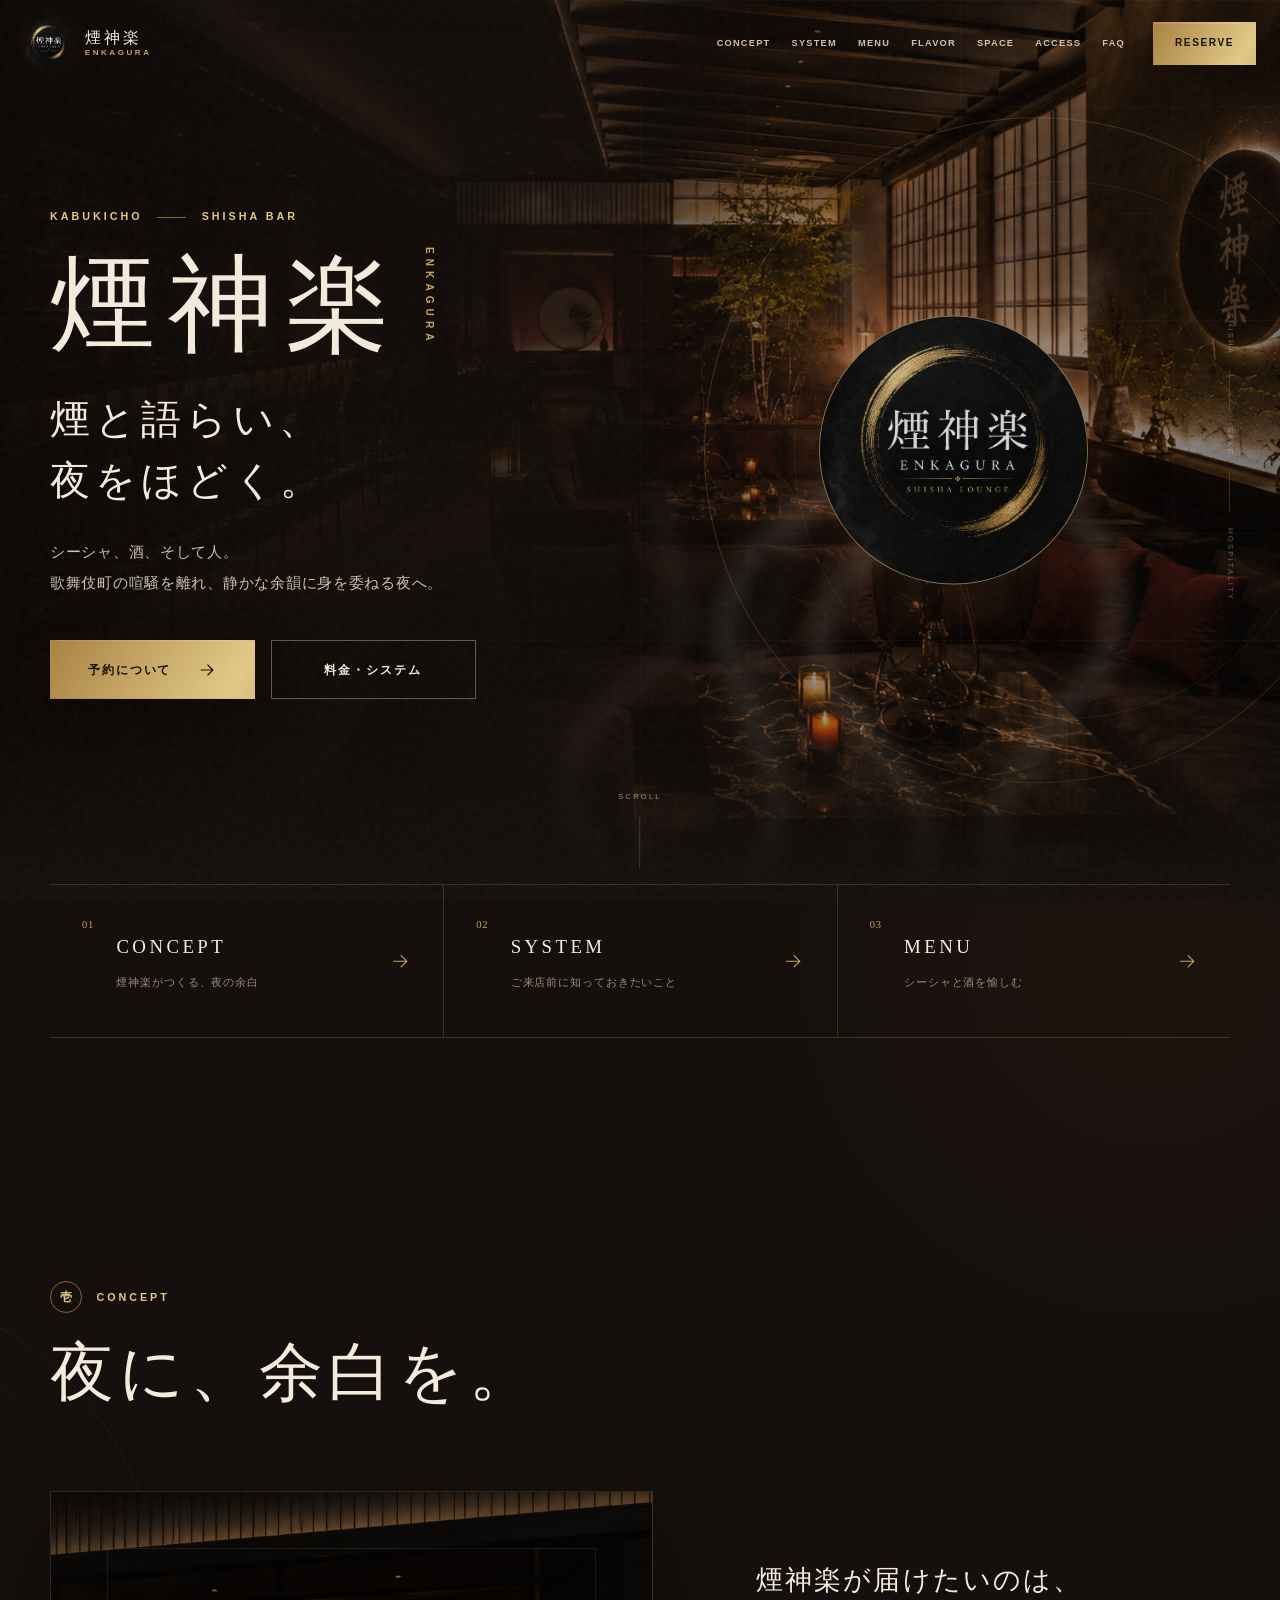
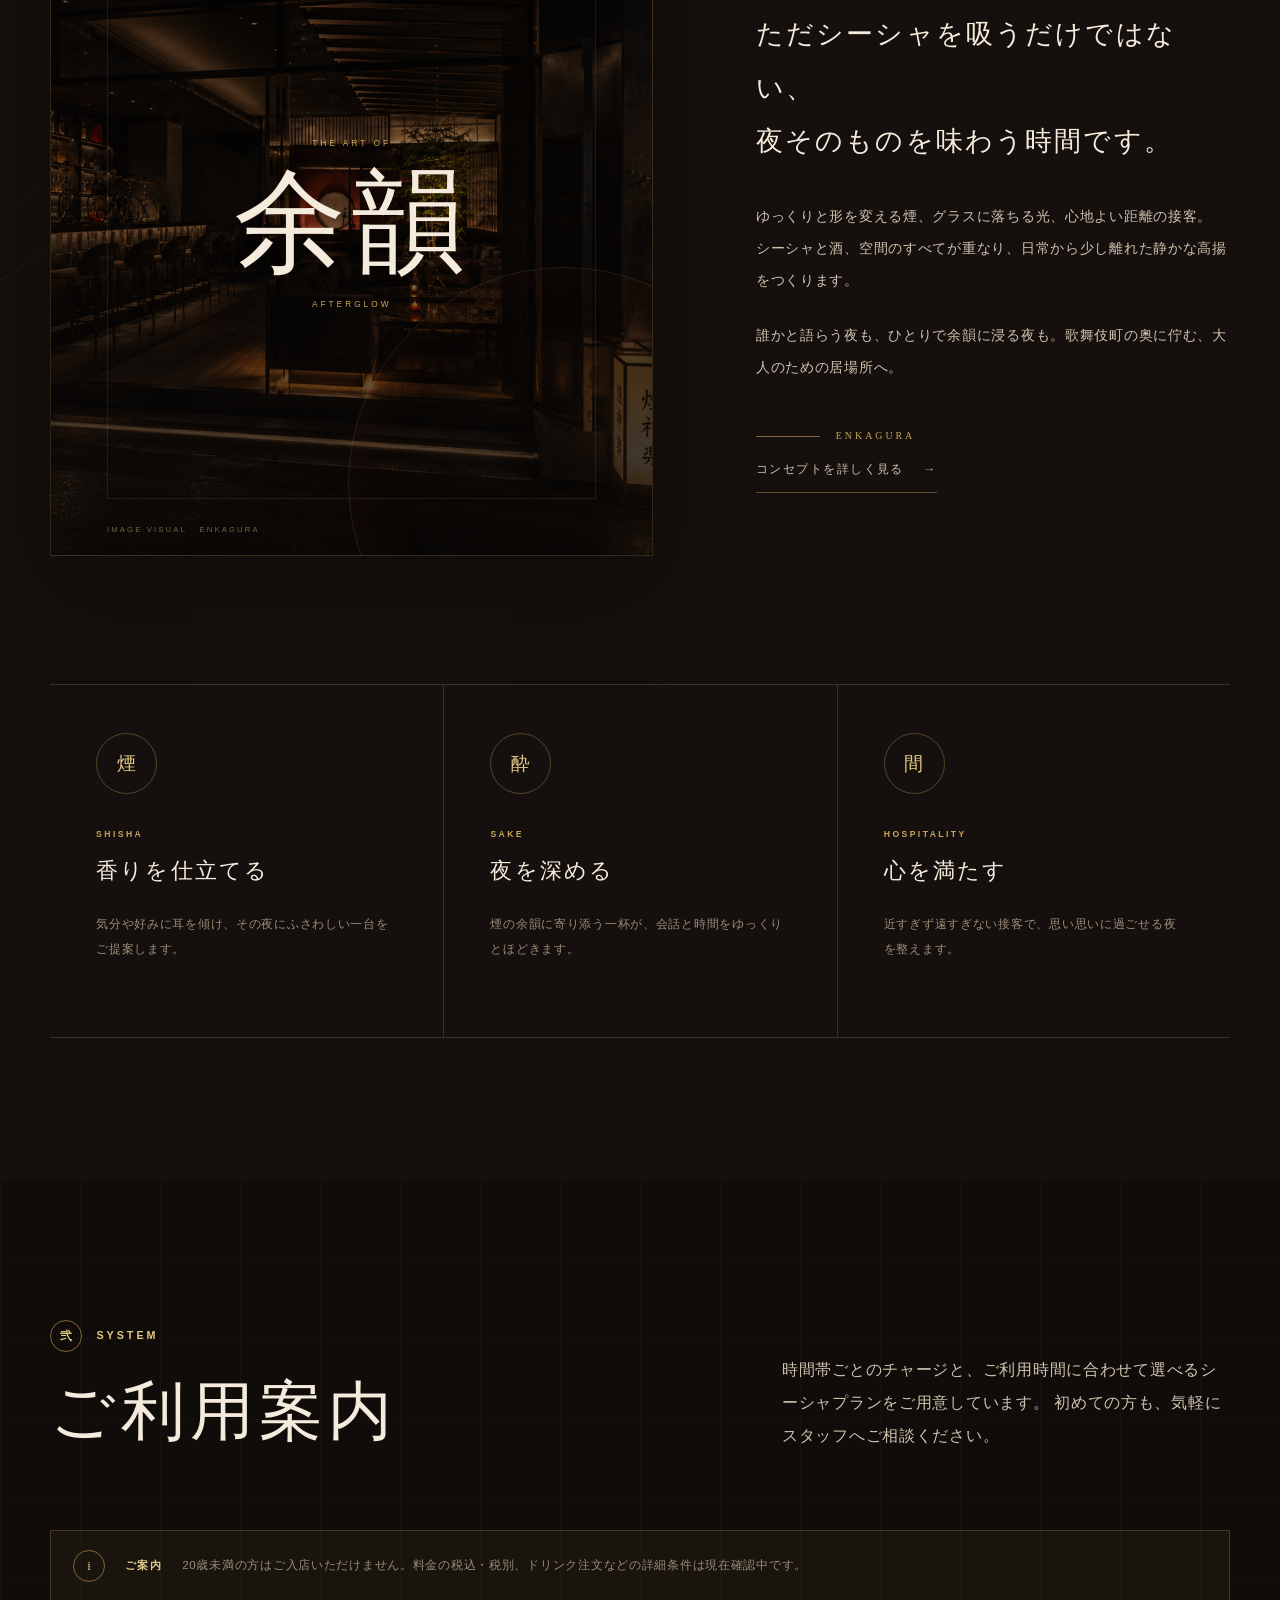
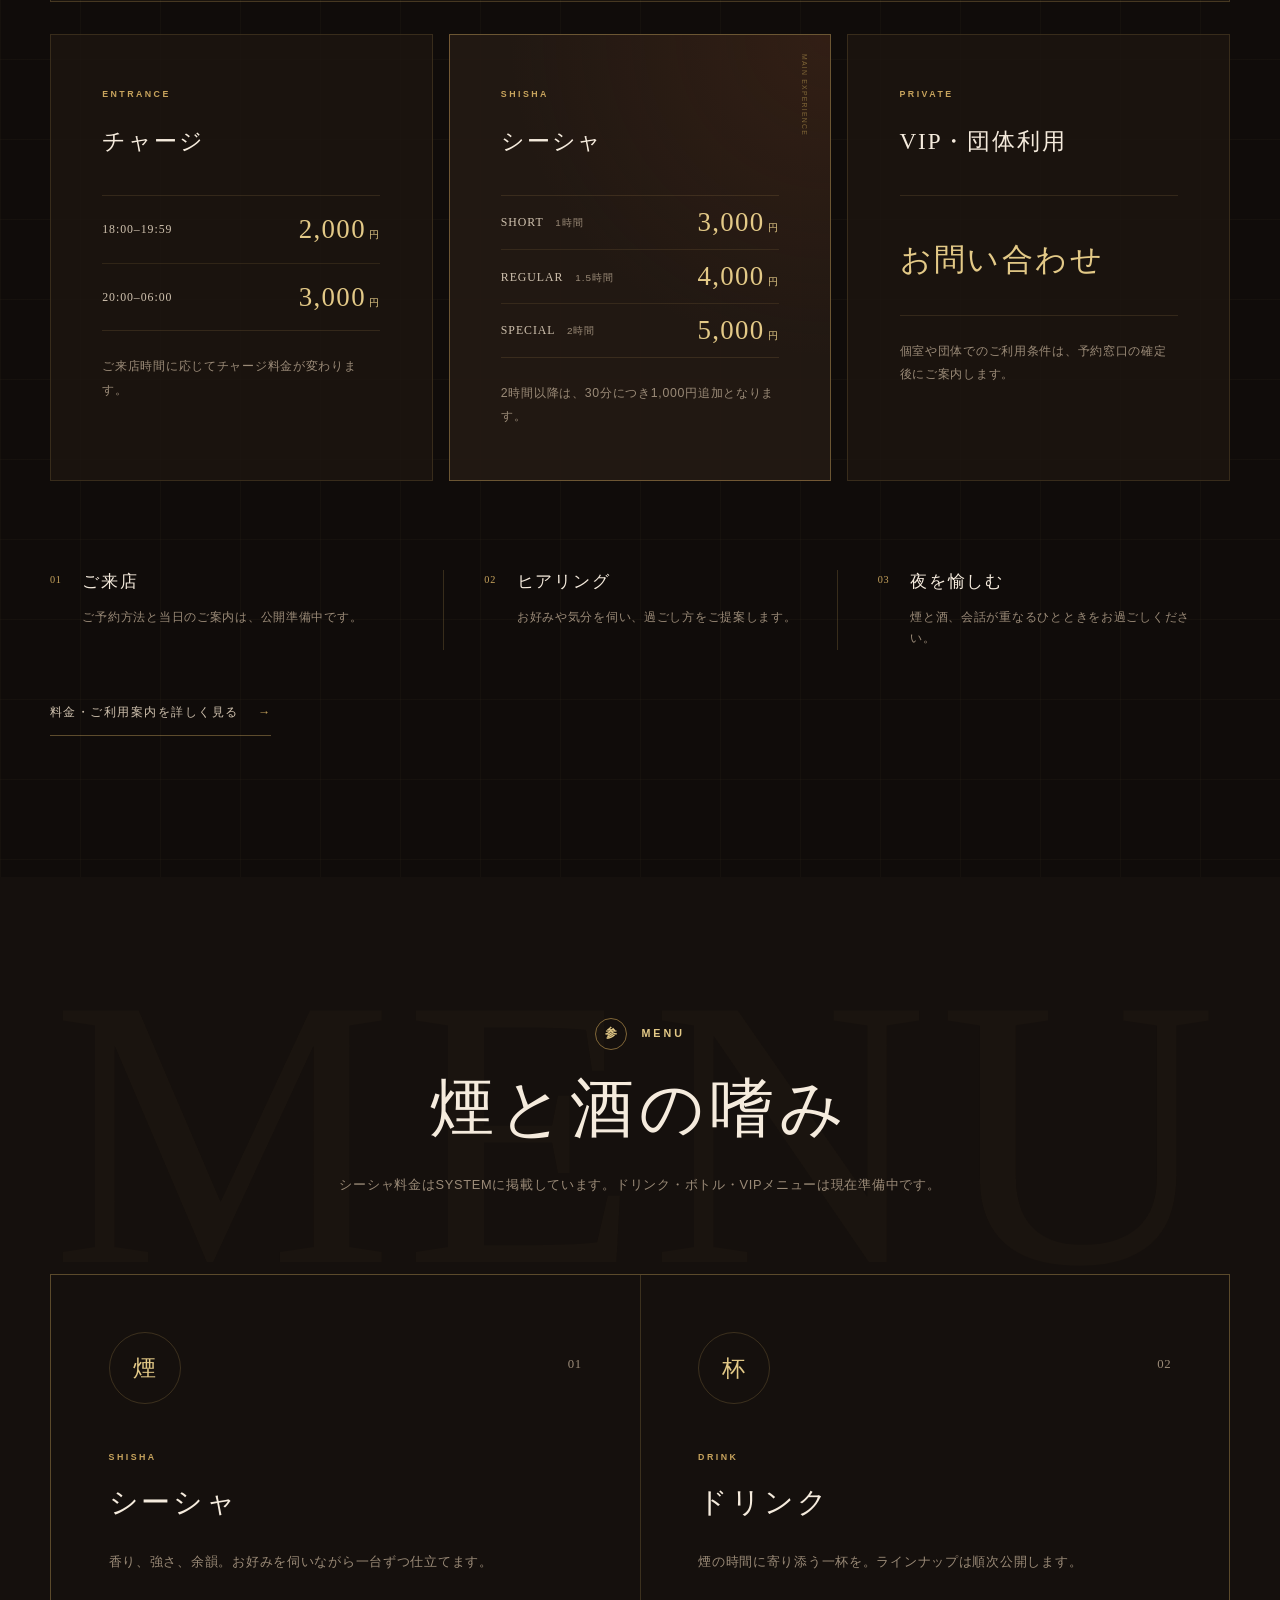
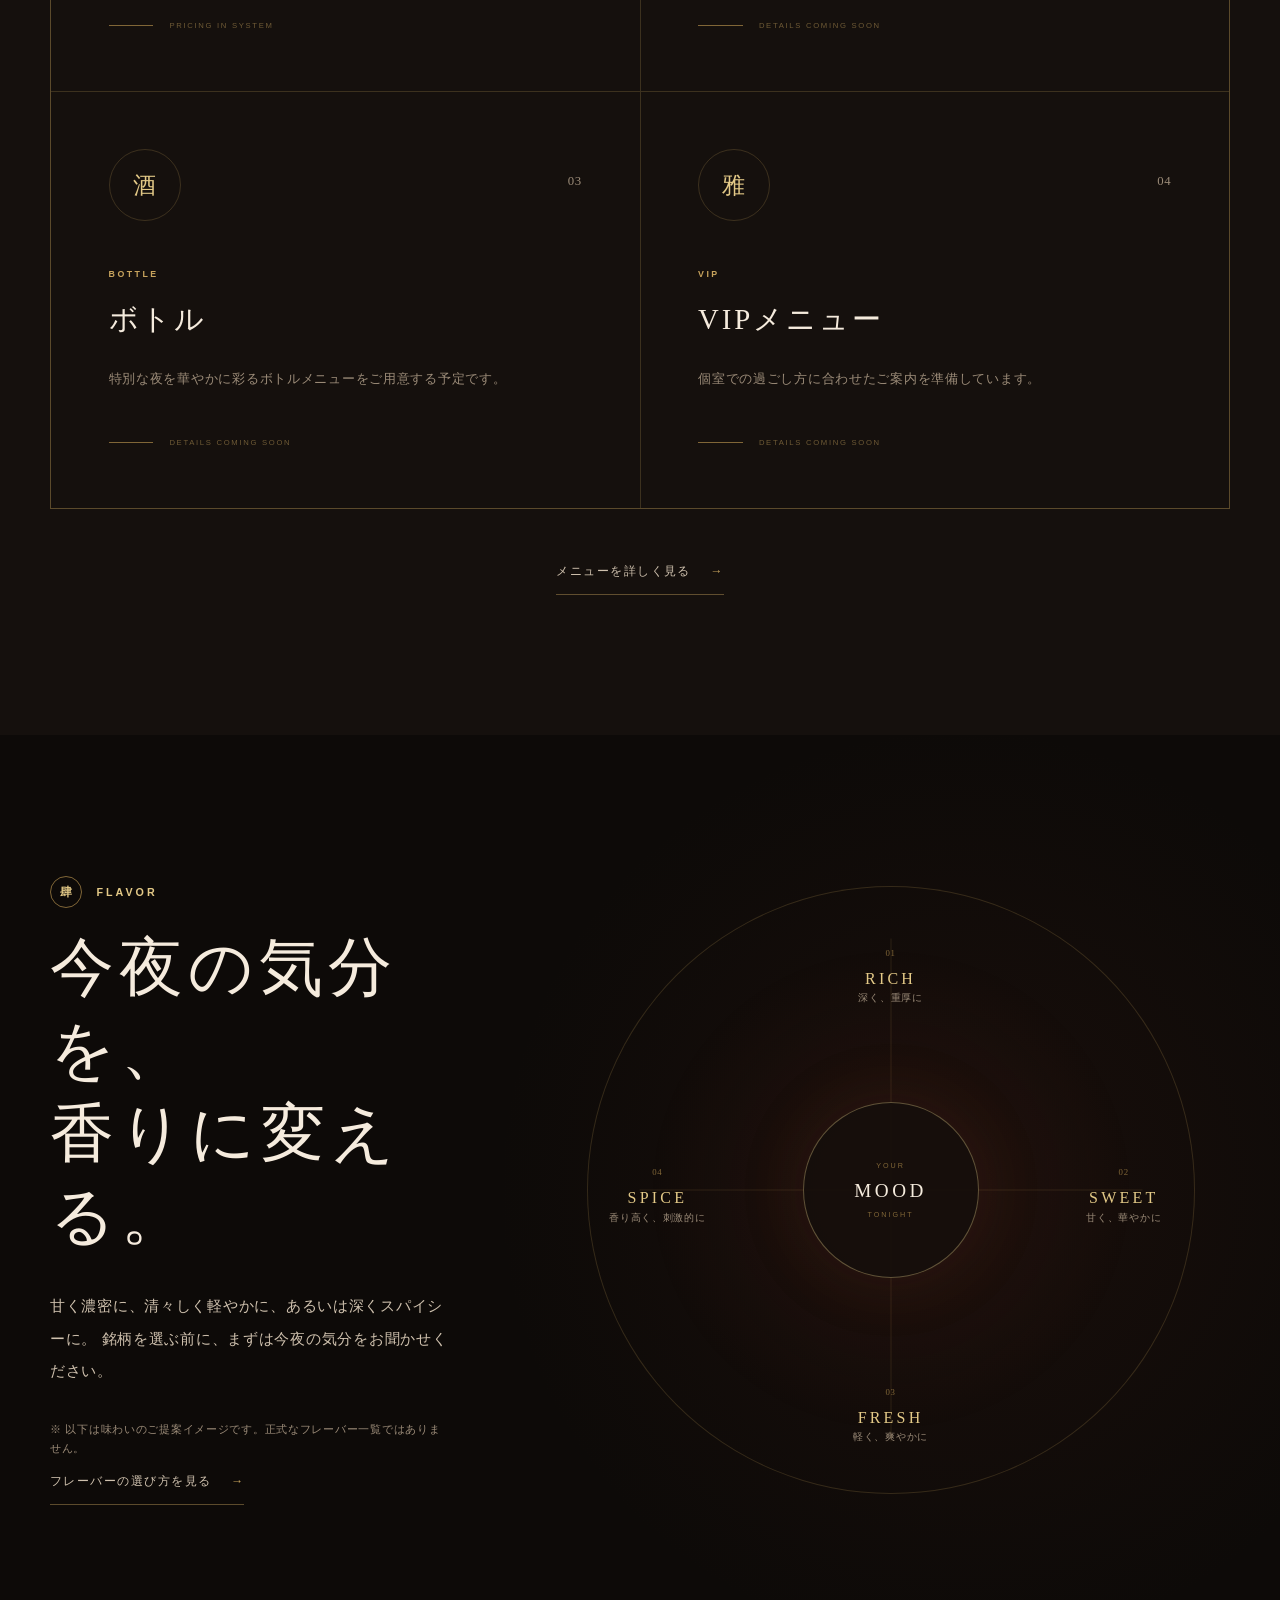
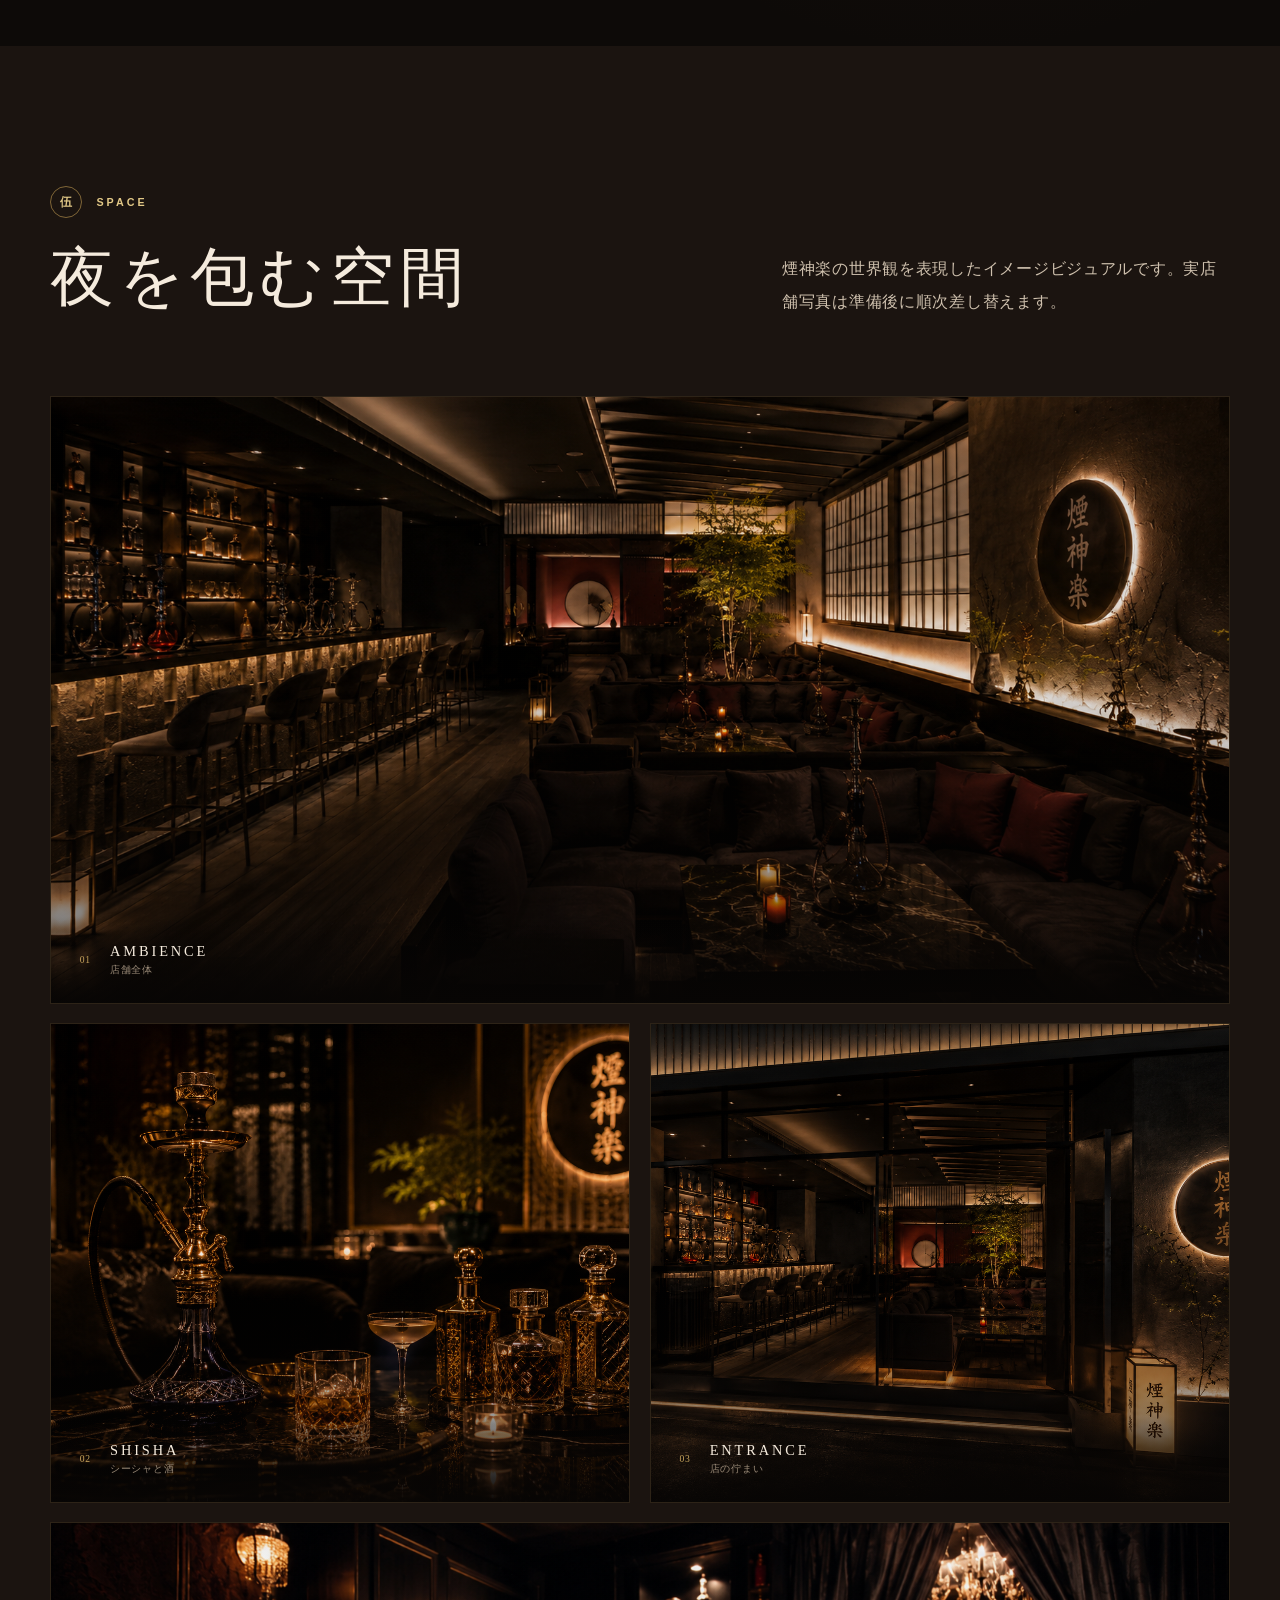
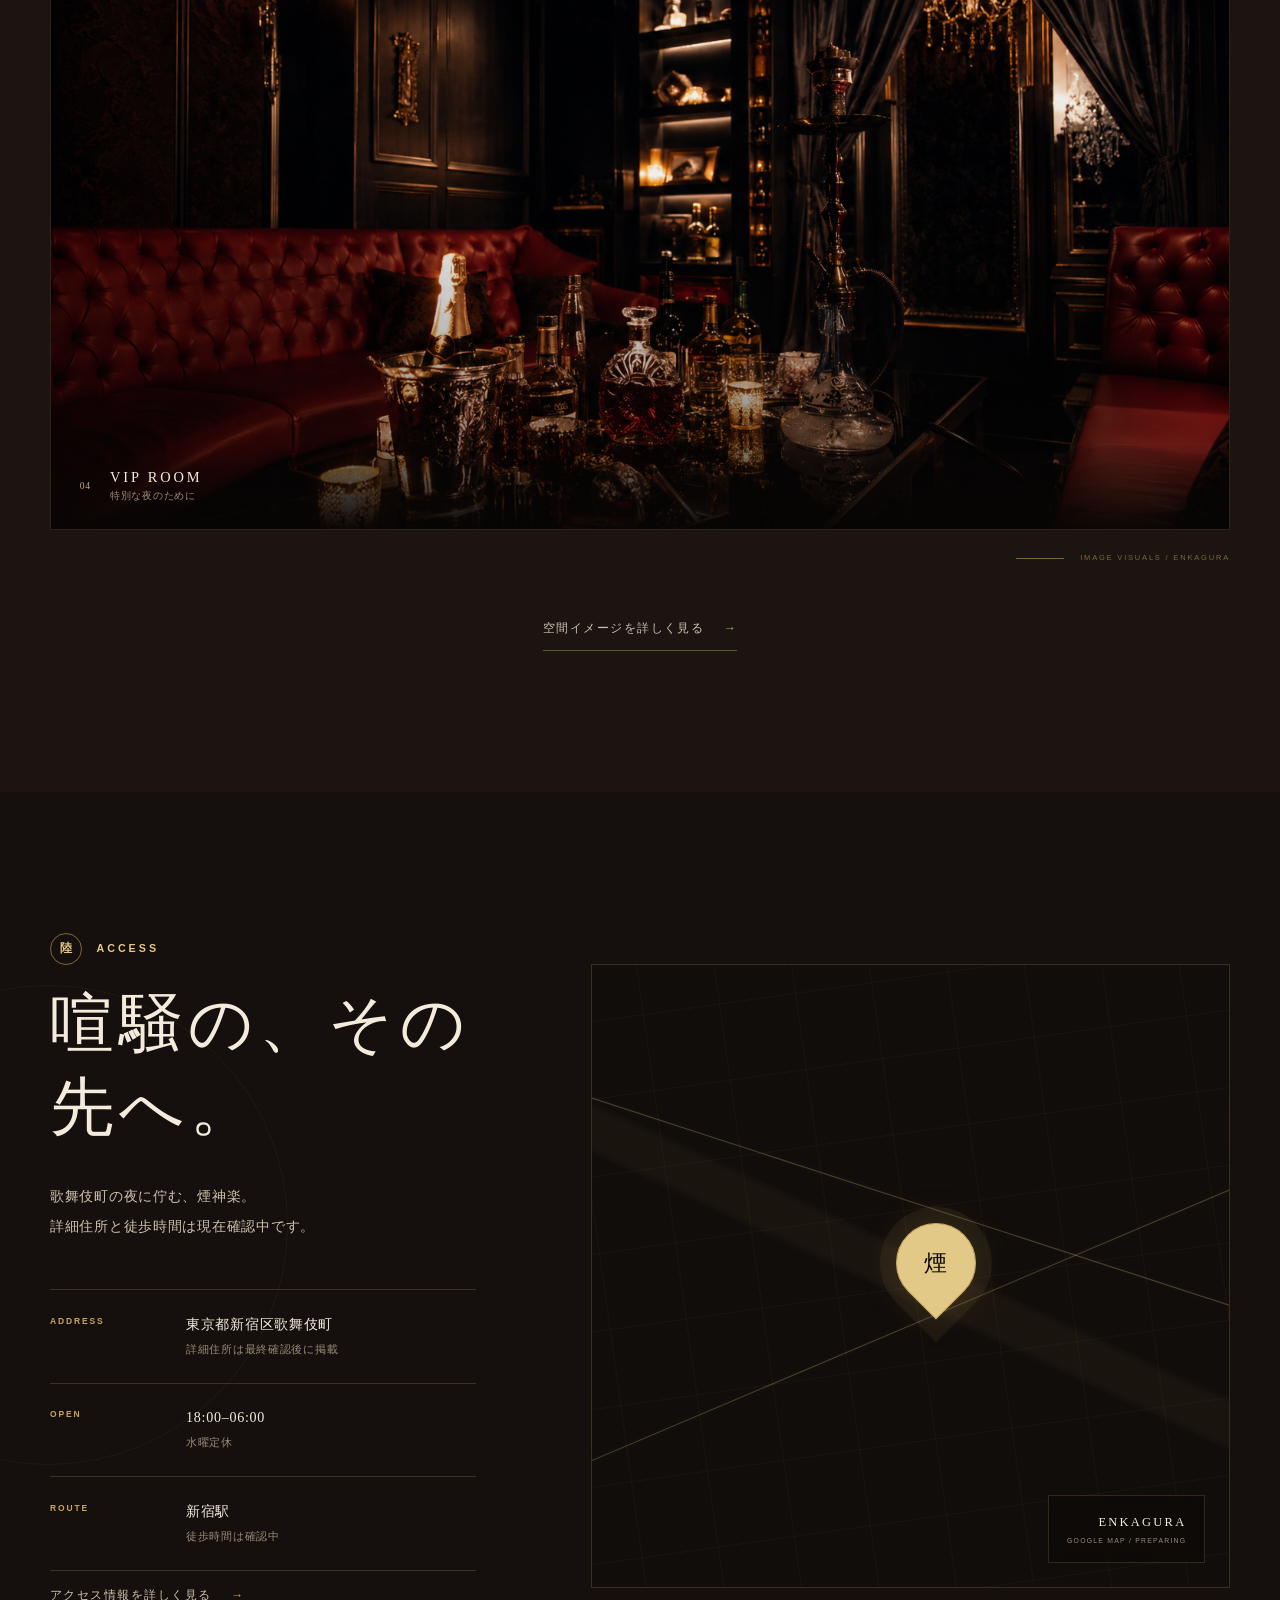
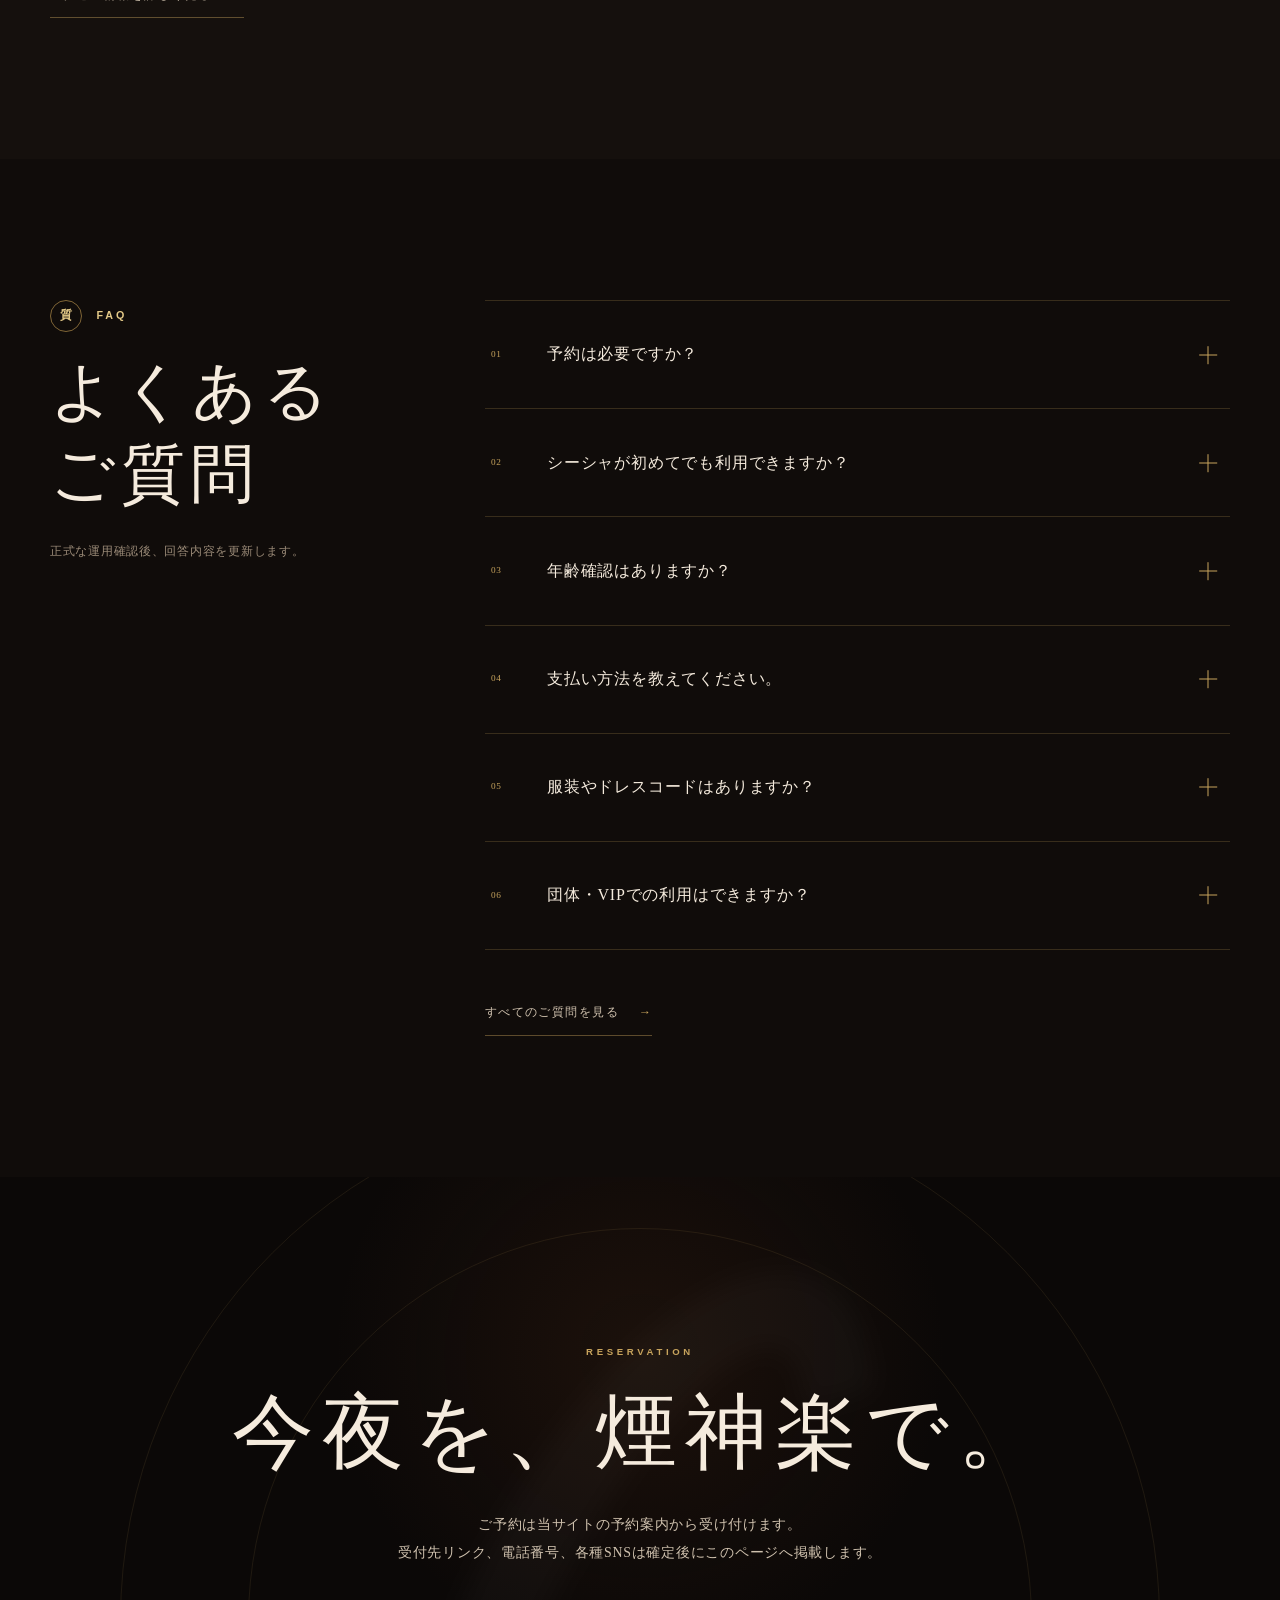
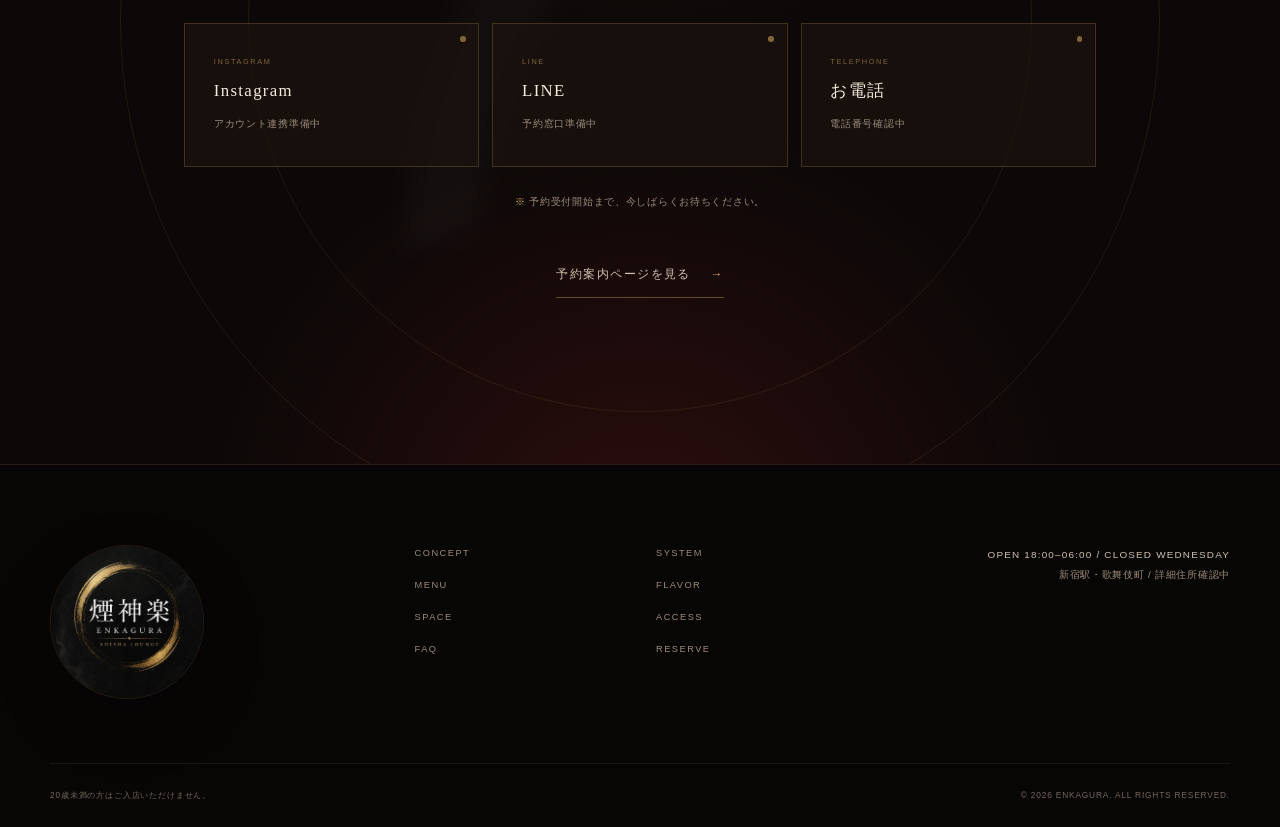
<file: index.html>
<!doctype html>
<html lang="ja">
  <head>
    <meta charset="UTF-8" />
    <meta name="viewport" content="width=device-width, initial-scale=1.0" />
    <meta
      name="description"
      content="歌舞伎町の夜に佇むシーシャバー、煙神楽（ENKAGURA）。煙、酒、接客、空間が重なる静かな夜の体験を。"
    />
    <meta name="theme-color" content="#15100d" />
    <meta property="og:type" content="website" />
    <meta property="og:locale" content="ja_JP" />
    <meta property="og:site_name" content="煙神楽 | ENKAGURA" />
    <meta property="og:title" content="煙神楽 | ENKAGURA" />
    <meta
      property="og:description"
      content="煙と語らい、夜をほどく。歌舞伎町のシーシャバー、煙神楽。"
    />
    <meta property="og:image" content="https://enkagura.vercel.app/images/enkagura-logo.png" />
    <meta property="og:image:width" content="1254" />
    <meta property="og:image:height" content="1254" />
    <meta property="og:image:alt" content="煙神楽 ENKAGURA SHISHA LOUNGE ロゴ" />
    <link rel="canonical" href="https://enkagura.vercel.app/" />
    <title>煙神楽 | ENKAGURA</title>
    <link rel="icon" href="images/enkagura-logo.png" type="image/png" />
    <link rel="apple-touch-icon" href="images/enkagura-logo.png" />
    <link rel="preload" as="image" href="images/top-01.png" type="image/png" />
    <link rel="stylesheet" href="css/style.css" />
    <script src="js/main.js" defer></script>
  </head>

  <body>
    <a class="skip-link" href="#main-content">本文へ移動</a>

    <header class="site-header" data-header>
      <div class="header-inner">
        <a class="brand" href="./" aria-label="煙神楽 トップページへ">
          <img
            class="brand-logo"
            src="images/enkagura-logo.png"
            alt=""
            width="1254"
            height="1254"
            decoding="async"
          />
          <span class="brand-name">
            <span class="brand-name-ja">煙神楽</span>
            <span class="brand-name-en">ENKAGURA</span>
          </span>
        </a>

        <button
          class="menu-toggle"
          type="button"
          aria-expanded="false"
          aria-controls="primary-navigation"
          aria-label="メニューを開く"
          data-menu-toggle
        >
          <span></span>
          <span></span>
        </button>

        <nav
          class="primary-navigation"
          id="primary-navigation"
          aria-label="メインナビゲーション"
          data-navigation
        >
          <div class="nav-ornament" aria-hidden="true">ENKAGURA</div>
          <ul class="nav-list">
            <li><a href="concept/">CONCEPT</a></li>
            <li><a href="system/">SYSTEM</a></li>
            <li><a href="menu/">MENU</a></li>
            <li><a href="flavor/">FLAVOR</a></li>
            <li><a href="space/">SPACE</a></li>
            <li><a href="access/">ACCESS</a></li>
            <li><a href="faq/">FAQ</a></li>
          </ul>
          <a class="button button-small button-gold nav-reserve" href="reserve/">
            <span>RESERVE</span>
          </a>
          <p class="nav-mobile-note">KABUKICHO · TOKYO</p>
        </nav>
      </div>
    </header>

    <main id="main-content">
      <section class="hero" id="top" aria-labelledby="hero-title">
        <div class="hero-atmosphere" aria-hidden="true">
          <div class="hero-glow"></div>
          <svg class="smoke smoke-one" viewBox="0 0 520 820" fill="none">
            <path
              d="M268 818C249 730 315 681 269 603C222 523 123 511 144 409C164 310 294 307 311 205C323 135 273 97 291 0"
            />
            <path
              d="M359 818C405 710 328 642 368 559C410 472 483 418 434 323C397 251 309 229 339 132C353 87 383 50 378 0"
            />
            <path
              d="M119 818C74 726 146 671 112 595C71 503 7 456 57 367C94 300 189 268 164 179C144 108 103 81 121 0"
            />
          </svg>
          <svg class="smoke smoke-two" viewBox="0 0 520 820" fill="none">
            <path
              d="M207 818C169 742 210 680 179 614C137 526 46 506 78 397C105 305 235 305 241 203C246 128 195 81 222 0"
            />
            <path
              d="M359 818C406 731 365 666 397 579C426 500 510 437 469 343C432 260 334 249 354 145C364 93 401 51 395 0"
            />
          </svg>
          <div class="hero-ring hero-ring-outer"></div>
          <div class="hero-ring hero-ring-inner"></div>
          <div class="hero-logo" aria-hidden="true">
            <img src="images/enkagura-logo.png" alt="" width="1254" height="1254" decoding="async" />
          </div>
        </div>

        <div class="hero-content container">
          <div class="hero-copy" data-reveal>
            <p class="eyebrow"><span>KABUKICHO</span><span>SHISHA BAR</span></p>
            <h1 id="hero-title">
              <span class="hero-title-ja">煙神楽</span>
              <span class="hero-title-en">ENKAGURA</span>
            </h1>
            <p class="hero-tagline">煙と語らい、<br />夜をほどく。</p>
            <p class="hero-description">
              シーシャ、酒、そして人。<br />
              歌舞伎町の喧騒を離れ、静かな余韻に身を委ねる夜へ。
            </p>
            <div class="hero-actions">
              <a class="button button-gold" href="reserve/">
                <span>予約について</span>
                <svg viewBox="0 0 24 24" aria-hidden="true">
                  <path d="M5 12h13M13 6l6 6-6 6" />
                </svg>
              </a>
              <a class="button button-outline" href="system/">
                <span>料金・システム</span>
              </a>
            </div>
          </div>

          <div class="hero-side-note" aria-hidden="true">
            <span>SHISHA</span>
            <span class="hero-side-line"></span>
            <span>SAKE</span>
            <span class="hero-side-line"></span>
            <span>HOSPITALITY</span>
          </div>
        </div>

        <a class="scroll-cue" href="#lead" aria-label="次のセクションへ">
          <span>SCROLL</span>
          <i aria-hidden="true"></i>
        </a>
      </section>

      <section class="lead-section" id="lead" aria-label="主要なご案内">
        <div class="lead-grid container">
          <a class="lead-card" href="concept/" data-reveal>
            <span class="lead-number">01</span>
            <span class="lead-content">
              <span class="lead-title">CONCEPT</span>
              <span class="lead-description">煙神楽がつくる、夜の余白</span>
            </span>
            <svg viewBox="0 0 24 24" aria-hidden="true"><path d="M5 12h13M13 6l6 6-6 6" /></svg>
          </a>
          <a class="lead-card" href="system/" data-reveal>
            <span class="lead-number">02</span>
            <span class="lead-content">
              <span class="lead-title">SYSTEM</span>
              <span class="lead-description">ご来店前に知っておきたいこと</span>
            </span>
            <svg viewBox="0 0 24 24" aria-hidden="true"><path d="M5 12h13M13 6l6 6-6 6" /></svg>
          </a>
          <a class="lead-card" href="menu/" data-reveal>
            <span class="lead-number">03</span>
            <span class="lead-content">
              <span class="lead-title">MENU</span>
              <span class="lead-description">シーシャと酒を愉しむ</span>
            </span>
            <svg viewBox="0 0 24 24" aria-hidden="true"><path d="M5 12h13M13 6l6 6-6 6" /></svg>
          </a>
        </div>
      </section>

      <section class="section concept-section" id="concept" aria-labelledby="concept-title">
        <div class="section-orbit orbit-left" aria-hidden="true"></div>
        <div class="container">
          <div class="section-heading" data-reveal>
            <p class="section-kicker"><span>壱</span> CONCEPT</p>
            <h2 id="concept-title">夜に、余白を。</h2>
          </div>

          <div class="concept-layout">
            <div class="concept-visual" data-reveal>
              <img
                class="concept-photo"
                src="images/top-02.png"
                alt="煙神楽の世界観を表現した入口のイメージビジュアル"
                width="1672"
                height="941"
                loading="lazy"
                decoding="async"
              />
              <div class="concept-visual-shade" aria-hidden="true"></div>
              <p class="concept-visual-copy">
                <span>THE ART OF</span>
                <strong>余韻</strong>
                <span>AFTERGLOW</span>
              </p>
              <div class="concept-frame-label">IMAGE VISUAL · ENKAGURA</div>
            </div>

            <div class="concept-copy" data-reveal>
              <p class="concept-lead">
                煙神楽が届けたいのは、<br />
                ただシーシャを吸うだけではない、<br />
                夜そのものを味わう時間です。
              </p>
              <p>
                ゆっくりと形を変える煙、グラスに落ちる光、心地よい距離の接客。
                シーシャと酒、空間のすべてが重なり、日常から少し離れた静かな高揚をつくります。
              </p>
              <p>
                誰かと語らう夜も、ひとりで余韻に浸る夜も。歌舞伎町の奥に佇む、大人のための居場所へ。
              </p>
              <div class="concept-signature" aria-hidden="true">
                <span></span>
                <em>ENKAGURA</em>
              </div>
              <a class="section-more" href="concept/">コンセプトを詳しく見る <span aria-hidden="true">→</span></a>
            </div>
          </div>

          <div class="experience-grid">
            <article class="experience-item" data-reveal>
              <span class="experience-icon">煙</span>
              <p class="experience-en">SHISHA</p>
              <h3>香りを仕立てる</h3>
              <p>気分や好みに耳を傾け、その夜にふさわしい一台をご提案します。</p>
            </article>
            <article class="experience-item" data-reveal>
              <span class="experience-icon">酔</span>
              <p class="experience-en">SAKE</p>
              <h3>夜を深める</h3>
              <p>煙の余韻に寄り添う一杯が、会話と時間をゆっくりとほどきます。</p>
            </article>
            <article class="experience-item" data-reveal>
              <span class="experience-icon">間</span>
              <p class="experience-en">HOSPITALITY</p>
              <h3>心を満たす</h3>
              <p>近すぎず遠すぎない接客で、思い思いに過ごせる夜を整えます。</p>
            </article>
          </div>
        </div>
      </section>

      <section class="section system-section" id="system" aria-labelledby="system-title">
        <div class="container">
          <div class="section-heading section-heading-row" data-reveal>
            <div>
              <p class="section-kicker"><span>弐</span> SYSTEM</p>
              <h2 id="system-title">ご利用案内</h2>
            </div>
            <p class="section-intro">
              時間帯ごとのチャージと、ご利用時間に合わせて選べるシーシャプランをご用意しています。
              初めての方も、気軽にスタッフへご相談ください。
            </p>
          </div>

          <div class="notice" data-reveal role="note">
            <span class="notice-mark" aria-hidden="true">i</span>
            <p>
              <strong>ご案内</strong>
              20歳未満の方はご入店いただけません。料金の税込・税別、ドリンク注文などの詳細条件は現在確認中です。
            </p>
          </div>

          <div class="system-grid">
            <article class="system-card" data-reveal>
              <p class="system-card-en">ENTRANCE</p>
              <h3>チャージ</h3>
              <div class="system-rate-list">
                <div>
                  <span>18:00–19:59</span>
                  <strong>2,000<small>円</small></strong>
                </div>
                <div>
                  <span>20:00–06:00</span>
                  <strong>3,000<small>円</small></strong>
                </div>
              </div>
              <p>ご来店時間に応じてチャージ料金が変わります。</p>
            </article>
            <article class="system-card system-card-featured" data-reveal>
              <span class="system-card-label">MAIN EXPERIENCE</span>
              <p class="system-card-en">SHISHA</p>
              <h3>シーシャ</h3>
              <div class="system-rate-list system-rate-list-compact">
                <div>
                  <span>SHORT <small>1時間</small></span>
                  <strong>3,000<small>円</small></strong>
                </div>
                <div>
                  <span>REGULAR <small>1.5時間</small></span>
                  <strong>4,000<small>円</small></strong>
                </div>
                <div>
                  <span>SPECIAL <small>2時間</small></span>
                  <strong>5,000<small>円</small></strong>
                </div>
              </div>
              <p>2時間以降は、30分につき1,000円追加となります。</p>
            </article>
            <article class="system-card" data-reveal>
              <p class="system-card-en">PRIVATE</p>
              <h3>VIP・団体利用</h3>
              <p class="system-price">お問い合わせ</p>
              <p>個室や団体でのご利用条件は、予約窓口の確定後にご案内します。</p>
            </article>
          </div>

          <ol class="visit-flow" aria-label="ご利用の流れ">
            <li data-reveal>
              <span>01</span>
              <div><h3>ご来店</h3><p>ご予約方法と当日のご案内は、公開準備中です。</p></div>
            </li>
            <li data-reveal>
              <span>02</span>
              <div><h3>ヒアリング</h3><p>お好みや気分を伺い、過ごし方をご提案します。</p></div>
            </li>
            <li data-reveal>
              <span>03</span>
              <div><h3>夜を愉しむ</h3><p>煙と酒、会話が重なるひとときをお過ごしください。</p></div>
            </li>
          </ol>
          <div class="section-more-wrap" data-reveal>
            <a class="section-more" href="system/">料金・ご利用案内を詳しく見る <span aria-hidden="true">→</span></a>
          </div>
        </div>
      </section>

      <section class="section menu-section" id="menu" aria-labelledby="menu-title">
        <div class="menu-backdrop" aria-hidden="true">
          <span>MENU</span>
        </div>
        <div class="container">
          <div class="section-heading section-heading-centered" data-reveal>
            <p class="section-kicker"><span>参</span> MENU</p>
            <h2 id="menu-title">煙と酒の嗜み</h2>
            <p>シーシャ料金はSYSTEMに掲載しています。ドリンク・ボトル・VIPメニューは現在準備中です。</p>
          </div>

          <div class="menu-grid">
            <article class="menu-card" data-reveal>
              <div class="menu-card-top">
                <span class="menu-symbol">煙</span>
                <p>01</p>
              </div>
              <div>
                <p class="menu-card-en">SHISHA</p>
                <h3>シーシャ</h3>
                <p>香り、強さ、余韻。お好みを伺いながら一台ずつ仕立てます。</p>
              </div>
              <span class="menu-status">PRICING IN SYSTEM</span>
            </article>
            <article class="menu-card" data-reveal>
              <div class="menu-card-top">
                <span class="menu-symbol">杯</span>
                <p>02</p>
              </div>
              <div>
                <p class="menu-card-en">DRINK</p>
                <h3>ドリンク</h3>
                <p>煙の時間に寄り添う一杯を。ラインナップは順次公開します。</p>
              </div>
              <span class="menu-status">DETAILS COMING SOON</span>
            </article>
            <article class="menu-card" data-reveal>
              <div class="menu-card-top">
                <span class="menu-symbol">酒</span>
                <p>03</p>
              </div>
              <div>
                <p class="menu-card-en">BOTTLE</p>
                <h3>ボトル</h3>
                <p>特別な夜を華やかに彩るボトルメニューをご用意する予定です。</p>
              </div>
              <span class="menu-status">DETAILS COMING SOON</span>
            </article>
            <article class="menu-card" data-reveal>
              <div class="menu-card-top">
                <span class="menu-symbol">雅</span>
                <p>04</p>
              </div>
              <div>
                <p class="menu-card-en">VIP</p>
                <h3>VIPメニュー</h3>
                <p>個室での過ごし方に合わせたご案内を準備しています。</p>
              </div>
              <span class="menu-status">DETAILS COMING SOON</span>
            </article>
          </div>
          <div class="section-more-wrap section-more-center" data-reveal>
            <a class="section-more" href="menu/">メニューを詳しく見る <span aria-hidden="true">→</span></a>
          </div>
        </div>
      </section>

      <section class="section flavor-section" id="flavor" aria-labelledby="flavor-title">
        <div class="container flavor-layout">
          <div class="flavor-copy" data-reveal>
            <p class="section-kicker"><span>肆</span> FLAVOR</p>
            <h2 id="flavor-title">今夜の気分を、<br />香りに変える。</h2>
            <p>
              甘く濃密に、清々しく軽やかに、あるいは深くスパイシーに。
              銘柄を選ぶ前に、まずは今夜の気分をお聞かせください。
            </p>
            <p class="flavor-note">※ 以下は味わいのご提案イメージです。正式なフレーバー一覧ではありません。</p>
            <a class="section-more" href="flavor/">フレーバーの選び方を見る <span aria-hidden="true">→</span></a>
          </div>

          <div class="flavor-compass" data-reveal>
            <div class="compass-center">
              <span>YOUR</span>
              <strong>MOOD</strong>
              <span>TONIGHT</span>
            </div>
            <div class="flavor-point flavor-rich">
              <span>01</span>
              <h3>RICH</h3>
              <p>深く、重厚に</p>
            </div>
            <div class="flavor-point flavor-sweet">
              <span>02</span>
              <h3>SWEET</h3>
              <p>甘く、華やかに</p>
            </div>
            <div class="flavor-point flavor-fresh">
              <span>03</span>
              <h3>FRESH</h3>
              <p>軽く、爽やかに</p>
            </div>
            <div class="flavor-point flavor-spice">
              <span>04</span>
              <h3>SPICE</h3>
              <p>香り高く、刺激的に</p>
            </div>
          </div>
        </div>
      </section>

      <section class="section space-section" id="space" aria-labelledby="space-title">
        <div class="container">
          <div class="section-heading section-heading-row" data-reveal>
            <div>
              <p class="section-kicker"><span>伍</span> SPACE</p>
              <h2 id="space-title">夜を包む空間</h2>
            </div>
            <p class="section-intro">
              煙神楽の世界観を表現したイメージビジュアルです。実店舗写真は準備後に順次差し替えます。
            </p>
          </div>

          <div class="gallery-grid">
            <figure class="gallery-card gallery-card-wide gallery-ambience" data-reveal>
              <img
                class="gallery-image"
                src="images/top-01.png"
                alt="黒と金を基調とした煙神楽店内のイメージビジュアル"
                width="1672"
                height="941"
                loading="lazy"
                decoding="async"
              />
              <figcaption><span>01</span><div><strong>AMBIENCE</strong><small>店舗全体</small></div></figcaption>
            </figure>
            <figure class="gallery-card gallery-shisha" data-reveal>
              <img
                class="gallery-image"
                src="images/top-03.png"
                alt="シーシャと酒を配したテーブルのイメージビジュアル"
                width="1672"
                height="941"
                loading="lazy"
                decoding="async"
              />
              <figcaption><span>02</span><div><strong>SHISHA</strong><small>シーシャと酒</small></div></figcaption>
            </figure>
            <figure class="gallery-card gallery-detail" data-reveal>
              <img
                class="gallery-image"
                src="images/top-02.png"
                alt="煙神楽の入口を表現したイメージビジュアル"
                width="1672"
                height="941"
                loading="lazy"
                decoding="async"
              />
              <figcaption><span>03</span><div><strong>ENTRANCE</strong><small>店の佇まい</small></div></figcaption>
            </figure>
            <figure class="gallery-card gallery-card-wide gallery-vip" data-reveal>
              <img
                class="gallery-image"
                src="images/top-04.png"
                alt="赤いレザーソファを配したVIPルームのイメージビジュアル"
                width="1536"
                height="1024"
                loading="lazy"
                decoding="async"
              />
              <figcaption><span>04</span><div><strong>VIP ROOM</strong><small>特別な夜のために</small></div></figcaption>
            </figure>
          </div>
          <p class="gallery-status" data-reveal>
            <span></span> IMAGE VISUALS / ENKAGURA
          </p>
          <div class="section-more-wrap section-more-center" data-reveal>
            <a class="section-more" href="space/">空間イメージを詳しく見る <span aria-hidden="true">→</span></a>
          </div>
        </div>
      </section>

      <section class="section access-section" id="access" aria-labelledby="access-title">
        <div class="access-layout container">
          <div class="access-content" data-reveal>
            <p class="section-kicker"><span>陸</span> ACCESS</p>
            <h2 id="access-title">喧騒の、その先へ。</h2>
            <p class="access-lead">歌舞伎町の夜に佇む、煙神楽。<br />詳細住所と徒歩時間は現在確認中です。</p>

            <dl class="access-list">
              <div>
                <dt>ADDRESS</dt>
                <dd>東京都新宿区歌舞伎町<br /><span>詳細住所は最終確認後に掲載</span></dd>
              </div>
              <div>
                <dt>OPEN</dt>
                <dd>18:00–06:00<br /><span>水曜定休</span></dd>
              </div>
              <div>
                <dt>ROUTE</dt>
                <dd>新宿駅<br /><span>徒歩時間は確認中</span></dd>
              </div>
            </dl>
            <a class="section-more" href="access/">アクセス情報を詳しく見る <span aria-hidden="true">→</span></a>
          </div>

          <div class="map-placeholder" data-reveal role="img" aria-label="Googleマップ掲載予定エリア">
            <div class="map-grid" aria-hidden="true"></div>
            <div class="map-route map-route-one" aria-hidden="true"></div>
            <div class="map-route map-route-two" aria-hidden="true"></div>
            <div class="map-pin" aria-hidden="true"><span>煙</span></div>
            <p><strong>ENKAGURA</strong><span>GOOGLE MAP / PREPARING</span></p>
          </div>
        </div>
      </section>

      <section class="section faq-section" id="faq" aria-labelledby="faq-title">
        <div class="container faq-layout">
          <div class="faq-heading" data-reveal>
            <p class="section-kicker"><span>質</span> FAQ</p>
            <h2 id="faq-title">よくあるご質問</h2>
            <p>正式な運用確認後、回答内容を更新します。</p>
          </div>

          <div class="faq-list" data-reveal>
            <details>
              <summary><span>01</span><strong>予約は必要ですか？</strong><i aria-hidden="true"></i></summary>
              <div class="faq-answer"><p>ご予約は当サイトの「予約について」からご案内します。受付先リンクは確定後、このページに設置します。</p></div>
            </details>
            <details>
              <summary><span>02</span><strong>シーシャが初めてでも利用できますか？</strong><i aria-hidden="true"></i></summary>
              <div class="faq-answer"><p>お好みや経験に合わせてご提案できるよう準備しています。初めての方も、気軽にスタッフへご相談ください。</p></div>
            </details>
            <details>
              <summary><span>03</span><strong>年齢確認はありますか？</strong><i aria-hidden="true"></i></summary>
              <div class="faq-answer"><p>20歳以上の方のみご入店いただけます。ご入店時に年齢確認をお願いする場合があります。</p></div>
            </details>
            <details>
              <summary><span>04</span><strong>支払い方法を教えてください。</strong><i aria-hidden="true"></i></summary>
              <div class="faq-answer"><p>現金、各種クレジットカード、電子決済、QRコード決済をご利用いただけます。</p></div>
            </details>
            <details>
              <summary><span>05</span><strong>服装やドレスコードはありますか？</strong><i aria-hidden="true"></i></summary>
              <div class="faq-answer"><p>ドレスコードは設けていません。お好きな服装でご来店ください。</p></div>
            </details>
            <details>
              <summary><span>06</span><strong>団体・VIPでの利用はできますか？</strong><i aria-hidden="true"></i></summary>
              <div class="faq-answer"><p>ご利用条件や予約方法を準備中です。確定後、専用のご案内を掲載します。</p></div>
            </details>
            <div class="section-more-wrap">
              <a class="section-more" href="faq/">すべてのご質問を見る <span aria-hidden="true">→</span></a>
            </div>
          </div>
        </div>
      </section>

      <section class="reserve-section" id="reserve" aria-labelledby="reserve-title">
        <div class="reserve-smoke" aria-hidden="true"></div>
        <div class="container reserve-inner" data-reveal>
          <p class="reserve-en">RESERVATION</p>
          <h2 id="reserve-title">今夜を、煙神楽で。</h2>
          <p>ご予約は当サイトの予約案内から受け付けます。<br />受付先リンク、電話番号、各種SNSは確定後にこのページへ掲載します。</p>

          <div class="contact-grid" aria-label="お問い合わせ方法（準備中）">
            <div class="contact-card is-pending">
              <span class="contact-type">INSTAGRAM</span>
              <strong>Instagram</strong>
              <small>アカウント連携準備中</small>
            </div>
            <div class="contact-card is-pending">
              <span class="contact-type">LINE</span>
              <strong>LINE</strong>
              <small>予約窓口準備中</small>
            </div>
            <div class="contact-card is-pending">
              <span class="contact-type">TELEPHONE</span>
              <strong>お電話</strong>
              <small>電話番号確認中</small>
            </div>
          </div>

          <p class="reserve-note"><span aria-hidden="true">※</span> 予約受付開始まで、今しばらくお待ちください。</p>
          <div class="section-more-wrap section-more-center">
            <a class="section-more" href="reserve/">予約案内ページを見る <span aria-hidden="true">→</span></a>
          </div>
        </div>
      </section>
    </main>

    <footer class="site-footer">
      <div class="container footer-main">
        <a class="footer-brand" href="./" aria-label="煙神楽 トップページへ">
          <img
            class="footer-logo"
            src="images/enkagura-logo.png"
            alt=""
            width="1254"
            height="1254"
            loading="lazy"
            decoding="async"
          />
        </a>

        <nav class="footer-nav" aria-label="フッターナビゲーション">
          <a href="concept/">CONCEPT</a>
          <a href="system/">SYSTEM</a>
          <a href="menu/">MENU</a>
          <a href="flavor/">FLAVOR</a>
          <a href="space/">SPACE</a>
          <a href="access/">ACCESS</a>
          <a href="faq/">FAQ</a>
          <a href="reserve/">RESERVE</a>
        </nav>

        <div class="footer-info">
          <p>OPEN 18:00–06:00 / CLOSED WEDNESDAY</p>
          <p>新宿駅・歌舞伎町 / 詳細住所確認中</p>
        </div>
      </div>

      <div class="container footer-bottom">
        <p>20歳未満の方はご入店いただけません。</p>
        <p>&copy; <span data-current-year>2026</span> ENKAGURA. ALL RIGHTS RESERVED.</p>
      </div>
    </footer>
  </body>
</html>
</file>
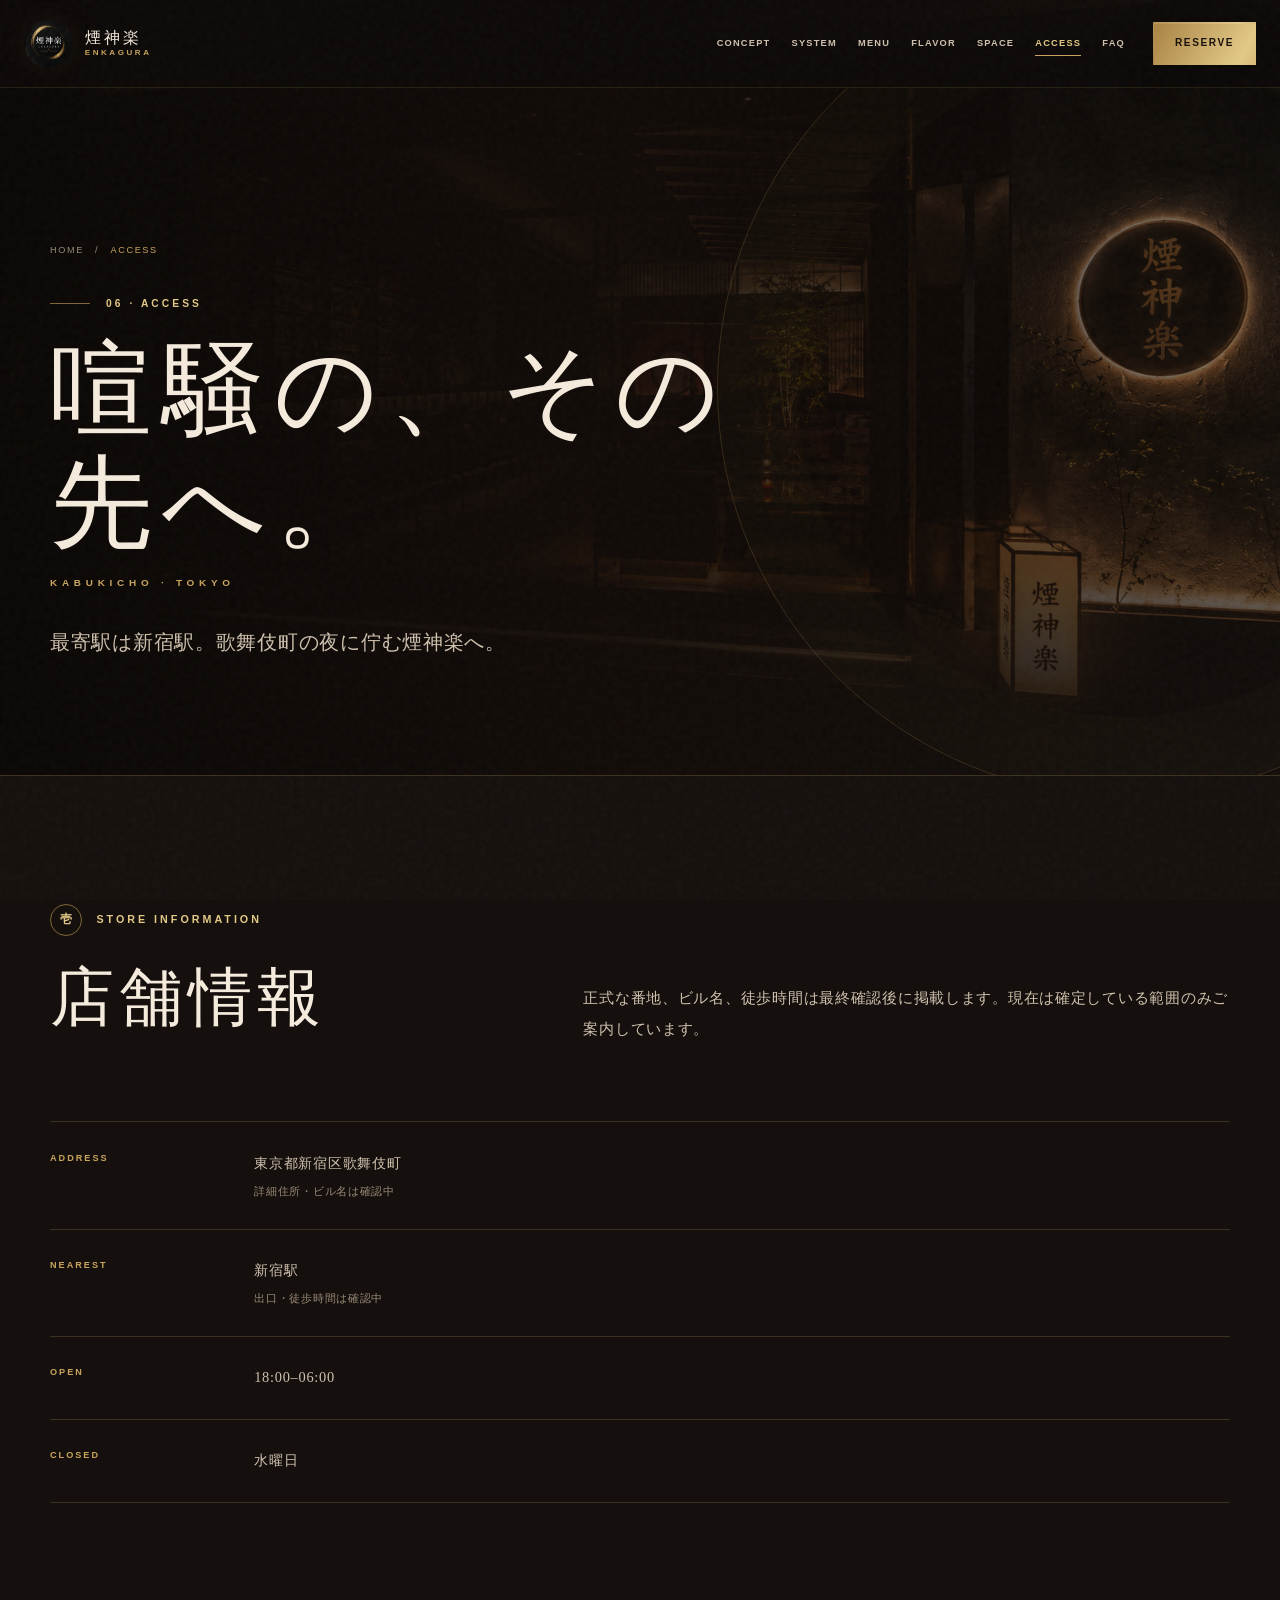
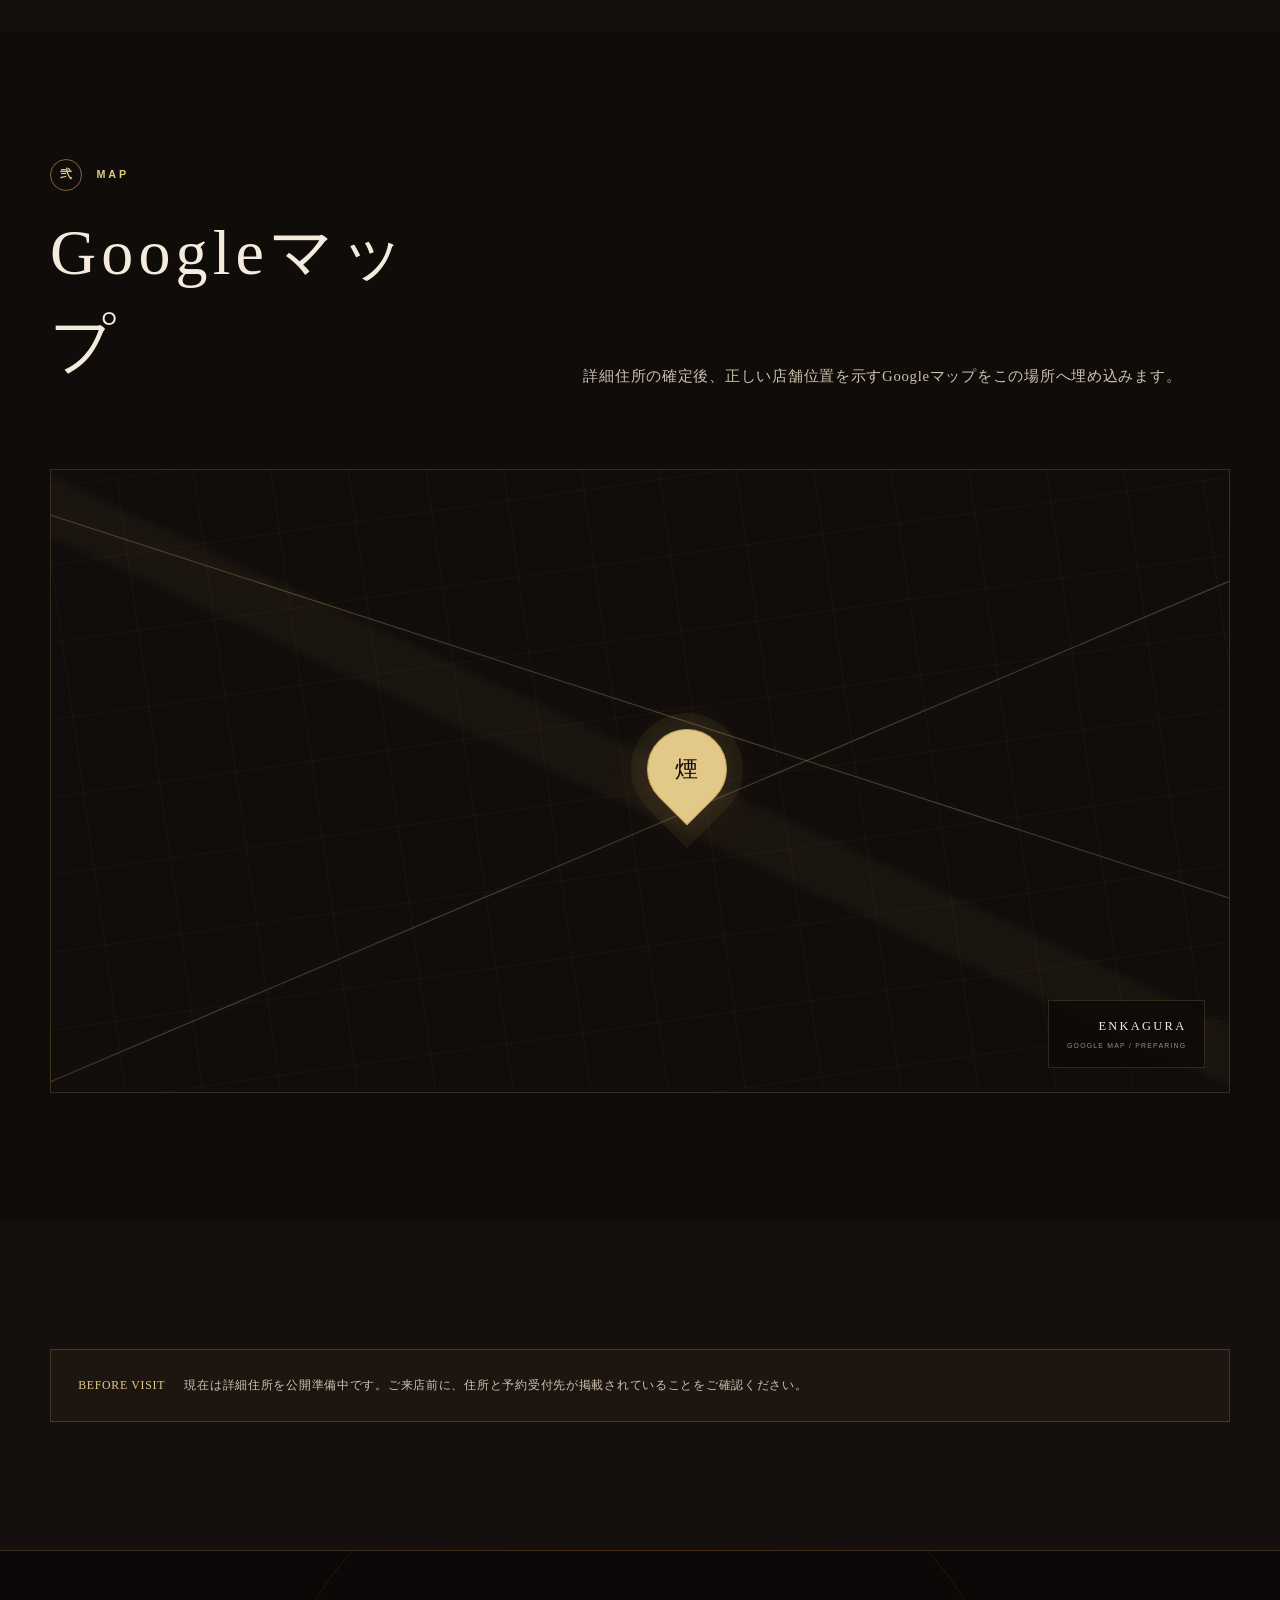
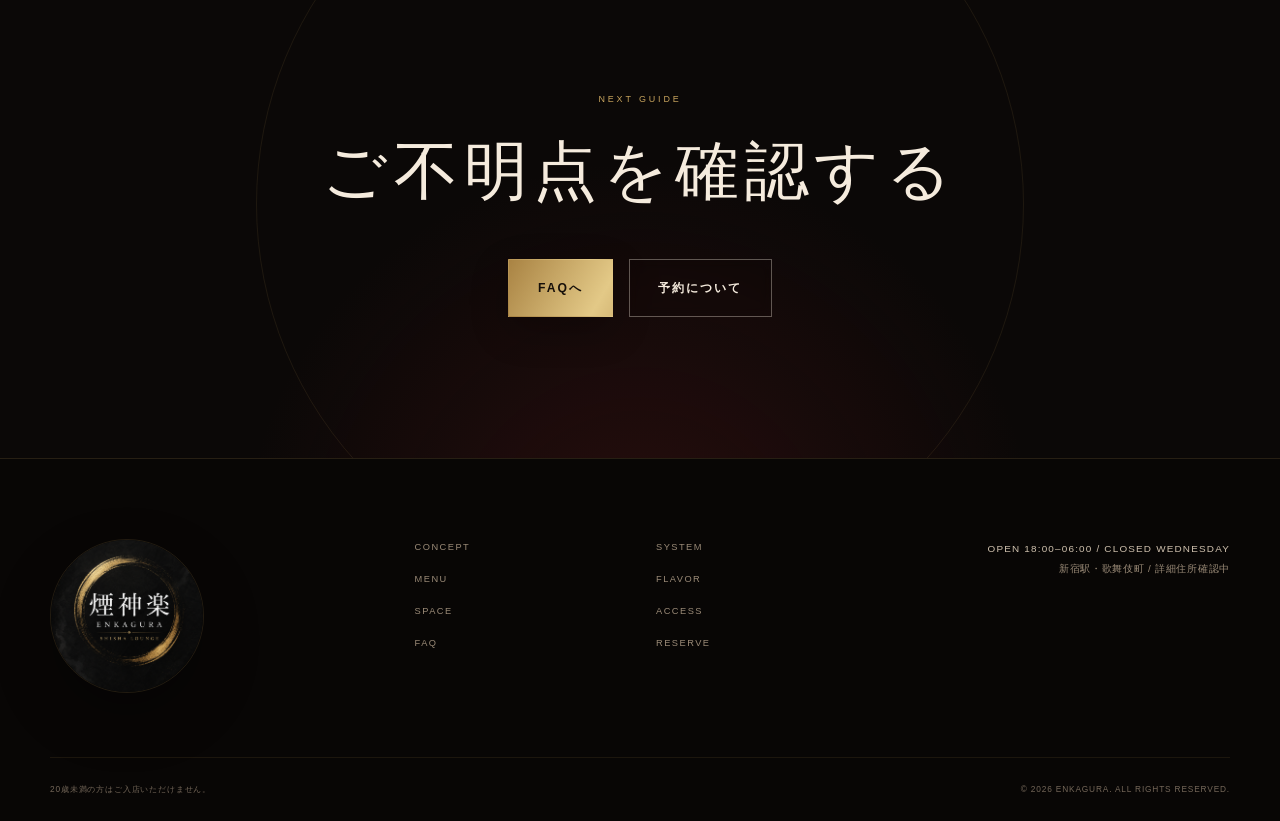
<file: access/index.html>
<!doctype html>
<html lang="ja">
  <head>
    <meta charset="UTF-8" /><meta name="viewport" content="width=device-width, initial-scale=1.0" />
    <meta name="description" content="煙神楽（ENKAGURA）へのアクセス、営業時間、定休日、最寄駅のご案内です。" />
    <meta name="theme-color" content="#15100d" /><meta property="og:type" content="website" /><meta property="og:locale" content="ja_JP" /><meta property="og:site_name" content="煙神楽 | ENKAGURA" /><meta property="og:title" content="アクセス | 煙神楽 ENKAGURA" /><meta property="og:description" content="新宿駅・歌舞伎町。煙神楽の営業時間とアクセス情報。" /><meta property="og:image" content="https://enkagura.vercel.app/images/enkagura-logo.png" />
    <link rel="canonical" href="https://enkagura.vercel.app/access/" /><title>アクセス | 煙神楽 ENKAGURA</title>
    <link rel="icon" href="../images/enkagura-logo.png" type="image/png" /><link rel="apple-touch-icon" href="../images/enkagura-logo.png" /><link rel="stylesheet" href="../css/style.css" /><link rel="stylesheet" href="../css/detail.css" /><script src="../js/main.js" defer></script>
  </head>
  <body class="detail-page">
    <a class="skip-link" href="#main-content">本文へ移動</a>
    <header class="site-header" data-header><div class="header-inner"><a class="brand" href="../" aria-label="煙神楽 トップページへ"><img class="brand-logo" src="../images/enkagura-logo.png" alt="" width="1254" height="1254" decoding="async" /><span class="brand-name"><span class="brand-name-ja">煙神楽</span><span class="brand-name-en">ENKAGURA</span></span></a><button class="menu-toggle" type="button" aria-expanded="false" aria-controls="primary-navigation" aria-label="メニューを開く" data-menu-toggle><span></span><span></span></button><nav class="primary-navigation" id="primary-navigation" aria-label="メインナビゲーション" data-navigation><div class="nav-ornament" aria-hidden="true">ENKAGURA</div><ul class="nav-list"><li><a href="../concept/">CONCEPT</a></li><li><a href="../system/">SYSTEM</a></li><li><a href="../menu/">MENU</a></li><li><a href="../flavor/">FLAVOR</a></li><li><a href="../space/">SPACE</a></li><li><a href="../access/" aria-current="page">ACCESS</a></li><li><a href="../faq/">FAQ</a></li></ul><a class="button button-small button-gold nav-reserve" href="../reserve/">RESERVE</a><p class="nav-mobile-note">KABUKICHO · TOKYO</p></nav></div></header>
    <main id="main-content">
      <section class="detail-hero" aria-labelledby="detail-title"><img class="detail-hero-image" src="../images/top-02.png" alt="煙神楽の入口を表現したイメージビジュアル" width="1672" height="941" /><div class="detail-hero-inner container"><div class="detail-hero-copy" data-reveal><nav class="breadcrumb" aria-label="パンくずリスト"><a href="../">HOME</a><span>/</span><span>ACCESS</span></nav><p class="detail-number">06 · ACCESS</p><h1 id="detail-title">喧騒の、その先へ。<span class="detail-title-en">KABUKICHO · TOKYO</span></h1><p class="detail-hero-lead">最寄駅は新宿駅。歌舞伎町の夜に佇む煙神楽へ。</p></div></div></section>
      <section class="detail-section"><div class="container">
        <div class="detail-section-heading" data-reveal><div><p class="section-kicker"><span>壱</span> STORE INFORMATION</p><h2>店舗情報</h2></div><p>正式な番地、ビル名、徒歩時間は最終確認後に掲載します。現在は確定している範囲のみご案内しています。</p></div>
        <dl class="info-table" data-reveal><div class="info-row"><dt>ADDRESS</dt><dd>東京都新宿区歌舞伎町<small>詳細住所・ビル名は確認中</small></dd></div><div class="info-row"><dt>NEAREST</dt><dd>新宿駅<small>出口・徒歩時間は確認中</small></dd></div><div class="info-row"><dt>OPEN</dt><dd>18:00–06:00</dd></div><div class="info-row"><dt>CLOSED</dt><dd>水曜日</dd></div></dl>
      </div></section>
      <section class="detail-section"><div class="container">
        <div class="detail-section-heading" data-reveal><div><p class="section-kicker"><span>弐</span> MAP</p><h2>Googleマップ</h2></div><p>詳細住所の確定後、正しい店舗位置を示すGoogleマップをこの場所へ埋め込みます。</p></div>
        <div class="map-placeholder" data-reveal role="img" aria-label="Googleマップ掲載予定エリア"><div class="map-grid" aria-hidden="true"></div><div class="map-route map-route-one" aria-hidden="true"></div><div class="map-route map-route-two" aria-hidden="true"></div><div class="map-pin" aria-hidden="true"><span>煙</span></div><p><strong>ENKAGURA</strong><span>GOOGLE MAP / PREPARING</span></p></div>
      </div></section>
      <section class="detail-section"><div class="container"><div class="detail-notice" data-reveal><strong>BEFORE VISIT</strong><span>現在は詳細住所を公開準備中です。ご来店前に、住所と予約受付先が掲載されていることをご確認ください。</span></div></div></section>
      <section class="detail-cta"><div class="container detail-cta-inner" data-reveal><p>NEXT GUIDE</p><h2>ご不明点を確認する</h2><div class="detail-cta-actions"><a class="button button-gold" href="../faq/">FAQへ</a><a class="button button-outline" href="../reserve/">予約について</a></div></div></section>
    </main>
    <footer class="site-footer"><div class="container footer-main"><a class="footer-brand" href="../" aria-label="煙神楽 トップページへ"><img class="footer-logo" src="../images/enkagura-logo.png" alt="" width="1254" height="1254" loading="lazy" decoding="async" /></a><nav class="footer-nav" aria-label="フッターナビゲーション"><a href="../concept/">CONCEPT</a><a href="../system/">SYSTEM</a><a href="../menu/">MENU</a><a href="../flavor/">FLAVOR</a><a href="../space/">SPACE</a><a href="../access/">ACCESS</a><a href="../faq/">FAQ</a><a href="../reserve/">RESERVE</a></nav><div class="footer-info"><p>OPEN 18:00–06:00 / CLOSED WEDNESDAY</p><p>新宿駅・歌舞伎町 / 詳細住所確認中</p></div></div><div class="container footer-bottom"><p>20歳未満の方はご入店いただけません。</p><p>&copy; <span data-current-year>2026</span> ENKAGURA. ALL RIGHTS RESERVED.</p></div></footer>
  </body>
</html>
</file>
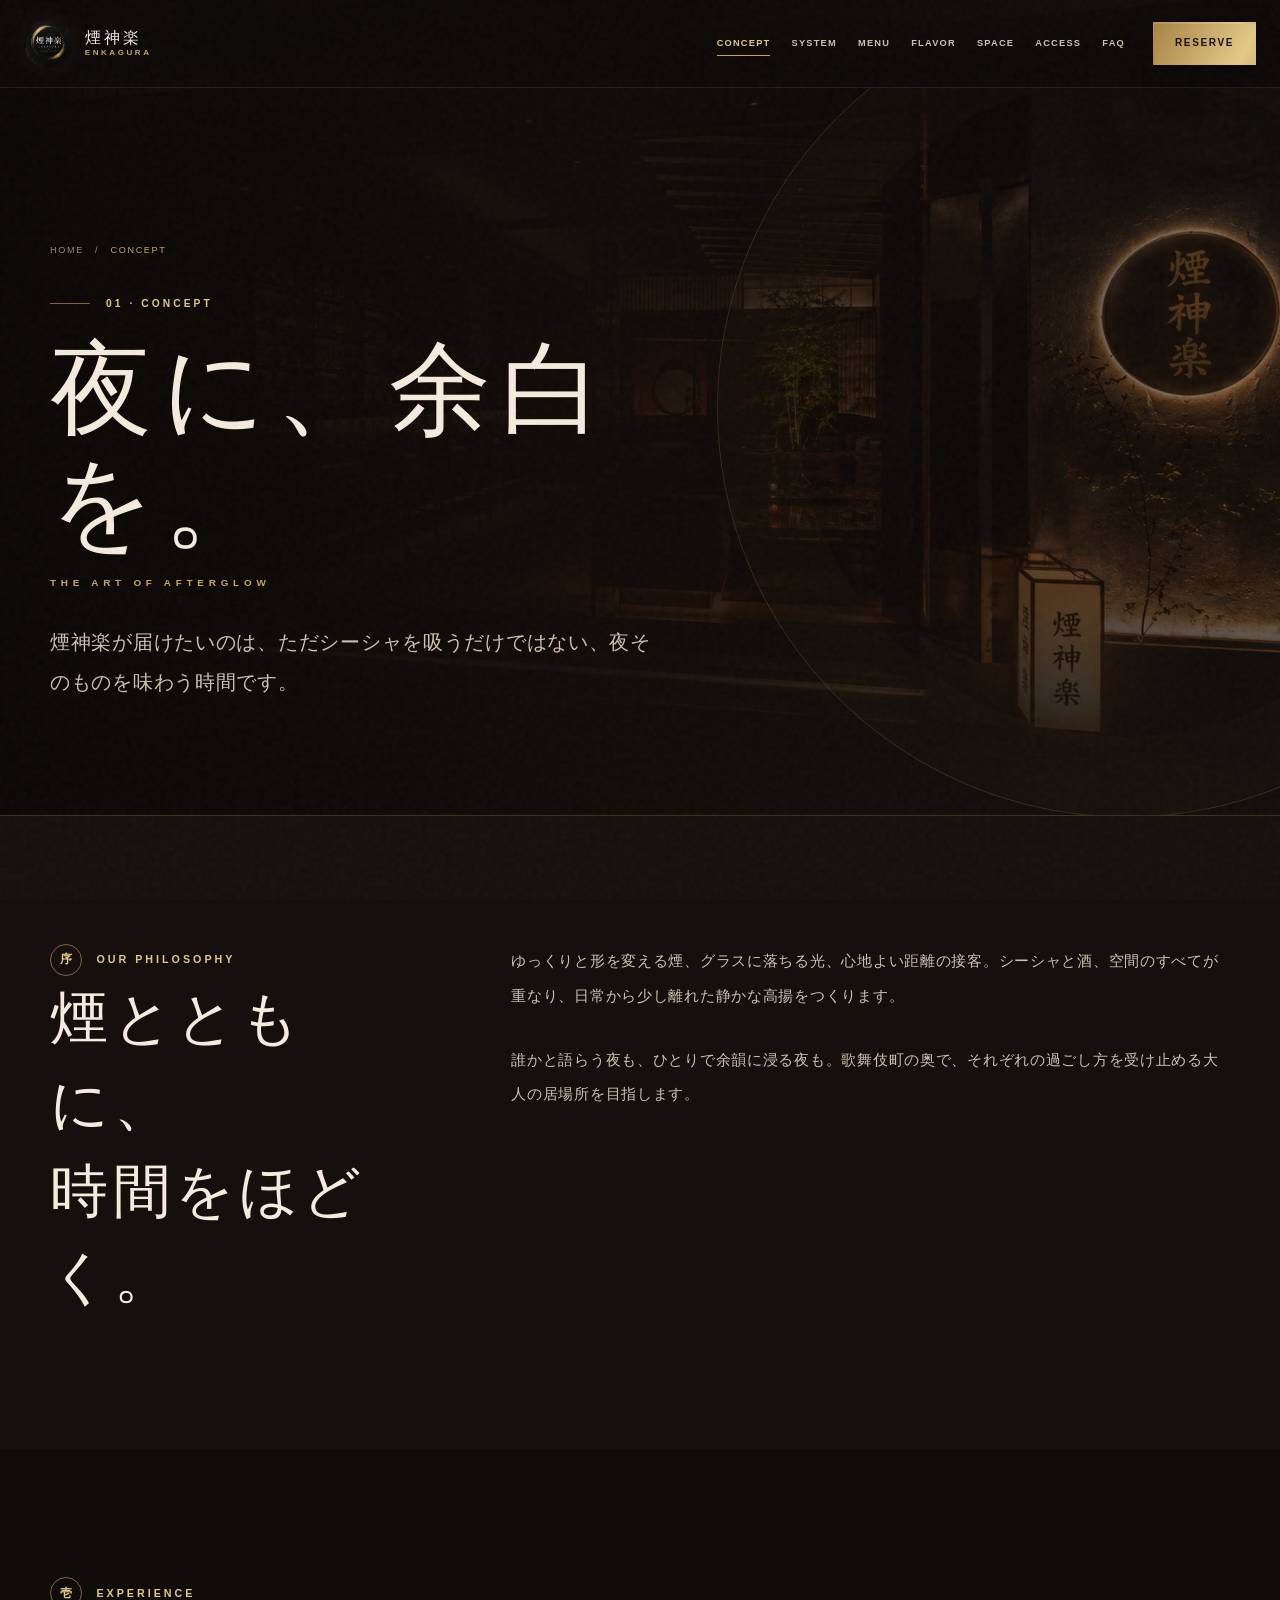
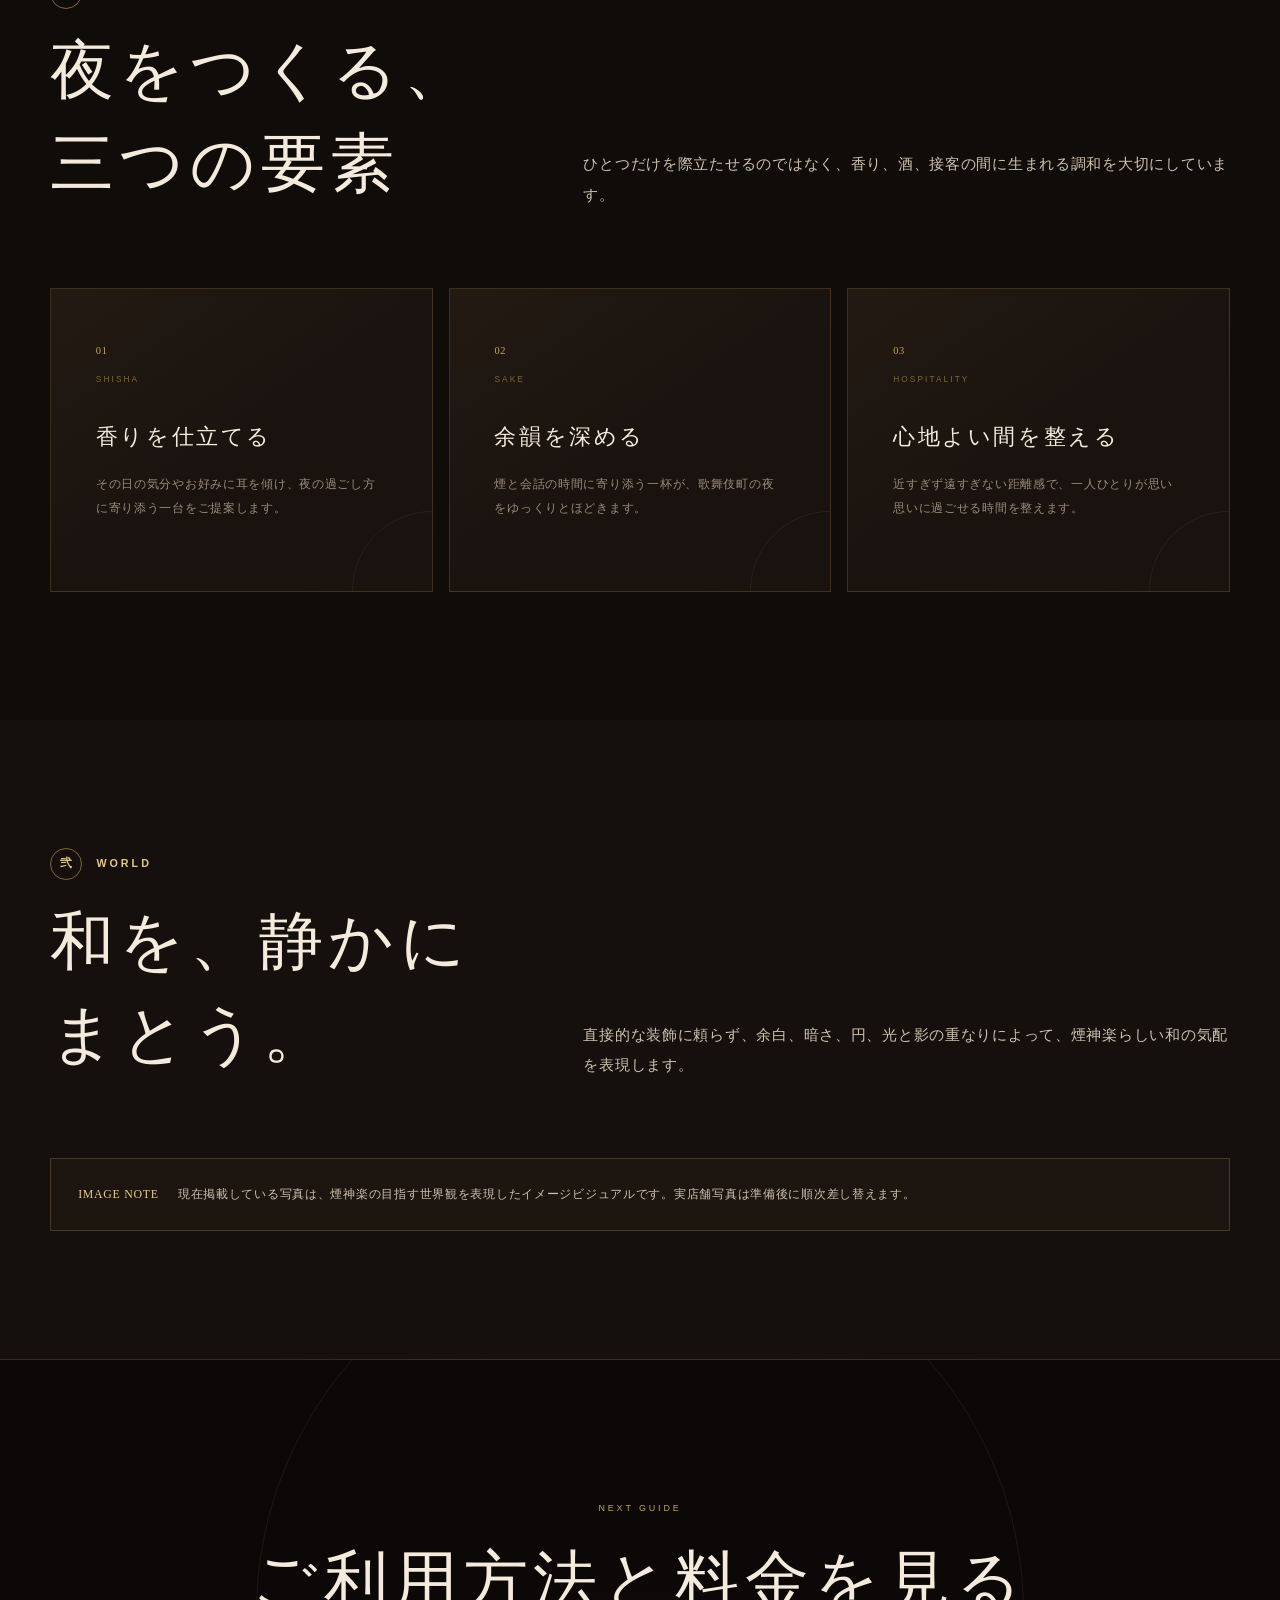
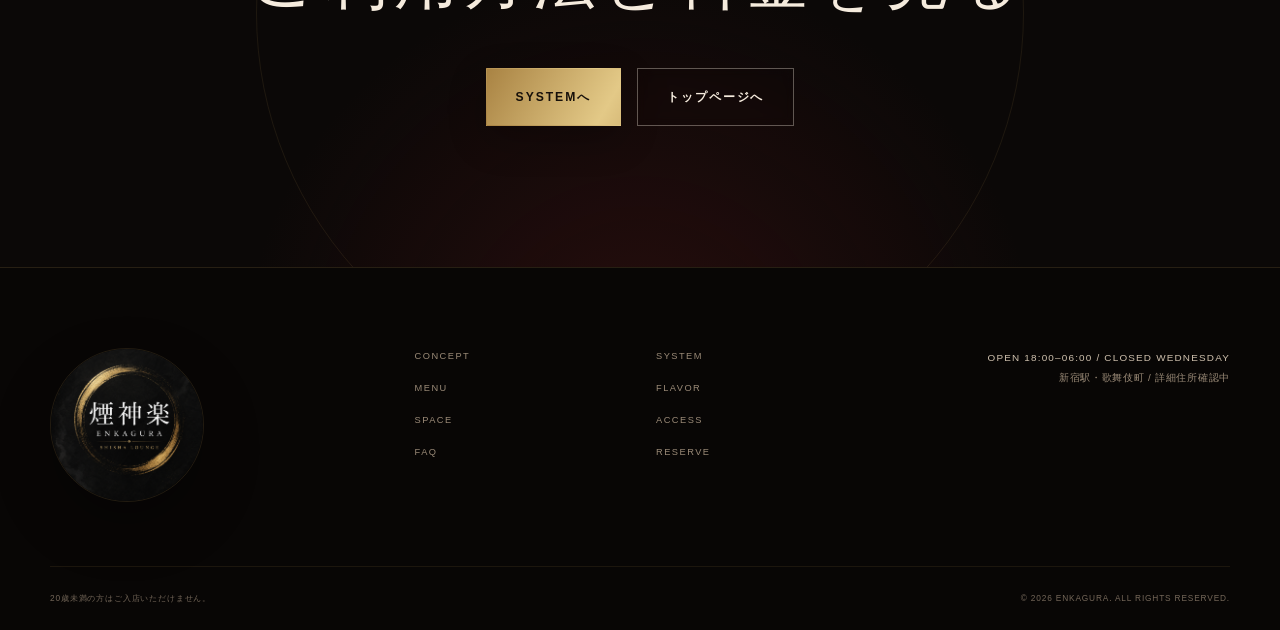
<file: concept/index.html>
<!doctype html>
<html lang="ja">
  <head>
    <meta charset="UTF-8" />
    <meta name="viewport" content="width=device-width, initial-scale=1.0" />
    <meta name="description" content="煙神楽（ENKAGURA）が大切にする、煙・酒・接客・空間を重ねた夜の体験についてご紹介します。" />
    <meta name="theme-color" content="#15100d" />
    <meta property="og:type" content="website" />
    <meta property="og:locale" content="ja_JP" />
    <meta property="og:site_name" content="煙神楽 | ENKAGURA" />
    <meta property="og:title" content="コンセプト | 煙神楽 ENKAGURA" />
    <meta property="og:description" content="煙と語らい、夜をほどく。煙神楽がつくる夜の余白。" />
    <meta property="og:image" content="https://enkagura.vercel.app/images/enkagura-logo.png" />
    <link rel="canonical" href="https://enkagura.vercel.app/concept/" />
    <title>コンセプト | 煙神楽 ENKAGURA</title>
    <link rel="icon" href="../images/enkagura-logo.png" type="image/png" />
    <link rel="apple-touch-icon" href="../images/enkagura-logo.png" />
    <link rel="stylesheet" href="../css/style.css" />
    <link rel="stylesheet" href="../css/detail.css" />
    <script src="../js/main.js" defer></script>
  </head>
  <body class="detail-page">
    <a class="skip-link" href="#main-content">本文へ移動</a>
    <header class="site-header" data-header>
      <div class="header-inner">
        <a class="brand" href="../" aria-label="煙神楽 トップページへ">
          <img class="brand-logo" src="../images/enkagura-logo.png" alt="" width="1254" height="1254" decoding="async" />
          <span class="brand-name"><span class="brand-name-ja">煙神楽</span><span class="brand-name-en">ENKAGURA</span></span>
        </a>
        <button class="menu-toggle" type="button" aria-expanded="false" aria-controls="primary-navigation" aria-label="メニューを開く" data-menu-toggle><span></span><span></span></button>
        <nav class="primary-navigation" id="primary-navigation" aria-label="メインナビゲーション" data-navigation>
          <div class="nav-ornament" aria-hidden="true">ENKAGURA</div>
          <ul class="nav-list">
            <li><a href="../concept/" aria-current="page">CONCEPT</a></li><li><a href="../system/">SYSTEM</a></li><li><a href="../menu/">MENU</a></li><li><a href="../flavor/">FLAVOR</a></li><li><a href="../space/">SPACE</a></li><li><a href="../access/">ACCESS</a></li><li><a href="../faq/">FAQ</a></li>
          </ul>
          <a class="button button-small button-gold nav-reserve" href="../reserve/">RESERVE</a>
          <p class="nav-mobile-note">KABUKICHO · TOKYO</p>
        </nav>
      </div>
    </header>
    <main id="main-content">
      <section class="detail-hero" aria-labelledby="detail-title">
        <img class="detail-hero-image" src="../images/top-02.png" alt="煙神楽の世界観を表現した入口のイメージビジュアル" width="1672" height="941" />
        <div class="detail-hero-inner container">
          <div class="detail-hero-copy" data-reveal>
            <nav class="breadcrumb" aria-label="パンくずリスト"><a href="../">HOME</a><span>/</span><span>CONCEPT</span></nav>
            <p class="detail-number">01 · CONCEPT</p>
            <h1 id="detail-title">夜に、余白を。<span class="detail-title-en">THE ART OF AFTERGLOW</span></h1>
            <p class="detail-hero-lead">煙神楽が届けたいのは、ただシーシャを吸うだけではない、夜そのものを味わう時間です。</p>
          </div>
        </div>
      </section>
      <section class="detail-section">
        <div class="container detail-prose">
          <div data-reveal><p class="section-kicker"><span>序</span> OUR PHILOSOPHY</p><h2>煙とともに、<br />時間をほどく。</h2></div>
          <div class="detail-prose-copy" data-reveal>
            <p>ゆっくりと形を変える煙、グラスに落ちる光、心地よい距離の接客。シーシャと酒、空間のすべてが重なり、日常から少し離れた静かな高揚をつくります。</p>
            <p>誰かと語らう夜も、ひとりで余韻に浸る夜も。歌舞伎町の奥で、それぞれの過ごし方を受け止める大人の居場所を目指します。</p>
          </div>
        </div>
      </section>
      <section class="detail-section">
        <div class="container">
          <div class="detail-section-heading" data-reveal>
            <div><p class="section-kicker"><span>壱</span> EXPERIENCE</p><h2>夜をつくる、<br />三つの要素</h2></div>
            <p>ひとつだけを際立たせるのではなく、香り、酒、接客の間に生まれる調和を大切にしています。</p>
          </div>
          <div class="detail-grid">
            <article class="detail-card" data-reveal><span class="detail-card-number">01</span><p class="detail-card-en">SHISHA</p><h3>香りを仕立てる</h3><p>その日の気分やお好みに耳を傾け、夜の過ごし方に寄り添う一台をご提案します。</p></article>
            <article class="detail-card" data-reveal><span class="detail-card-number">02</span><p class="detail-card-en">SAKE</p><h3>余韻を深める</h3><p>煙と会話の時間に寄り添う一杯が、歌舞伎町の夜をゆっくりとほどきます。</p></article>
            <article class="detail-card" data-reveal><span class="detail-card-number">03</span><p class="detail-card-en">HOSPITALITY</p><h3>心地よい間を整える</h3><p>近すぎず遠すぎない距離感で、一人ひとりが思い思いに過ごせる時間を整えます。</p></article>
          </div>
        </div>
      </section>
      <section class="detail-section">
        <div class="container">
          <div class="detail-section-heading" data-reveal>
            <div><p class="section-kicker"><span>弐</span> WORLD</p><h2>和を、静かにまとう。</h2></div>
            <p>直接的な装飾に頼らず、余白、暗さ、円、光と影の重なりによって、煙神楽らしい和の気配を表現します。</p>
          </div>
          <div class="detail-notice" data-reveal><strong>IMAGE NOTE</strong><span>現在掲載している写真は、煙神楽の目指す世界観を表現したイメージビジュアルです。実店舗写真は準備後に順次差し替えます。</span></div>
        </div>
      </section>
      <section class="detail-cta">
        <div class="container detail-cta-inner" data-reveal><p>NEXT GUIDE</p><h2>ご利用方法と料金を見る</h2><div class="detail-cta-actions"><a class="button button-gold" href="../system/">SYSTEMへ</a><a class="button button-outline" href="../">トップページへ</a></div></div>
      </section>
    </main>
    <footer class="site-footer">
      <div class="container footer-main">
        <a class="footer-brand" href="../" aria-label="煙神楽 トップページへ"><img class="footer-logo" src="../images/enkagura-logo.png" alt="" width="1254" height="1254" loading="lazy" decoding="async" /></a>
        <nav class="footer-nav" aria-label="フッターナビゲーション"><a href="../concept/">CONCEPT</a><a href="../system/">SYSTEM</a><a href="../menu/">MENU</a><a href="../flavor/">FLAVOR</a><a href="../space/">SPACE</a><a href="../access/">ACCESS</a><a href="../faq/">FAQ</a><a href="../reserve/">RESERVE</a></nav>
        <div class="footer-info"><p>OPEN 18:00–06:00 / CLOSED WEDNESDAY</p><p>新宿駅・歌舞伎町 / 詳細住所確認中</p></div>
      </div>
      <div class="container footer-bottom"><p>20歳未満の方はご入店いただけません。</p><p>&copy; <span data-current-year>2026</span> ENKAGURA. ALL RIGHTS RESERVED.</p></div>
    </footer>
  </body>
</html>
</file>
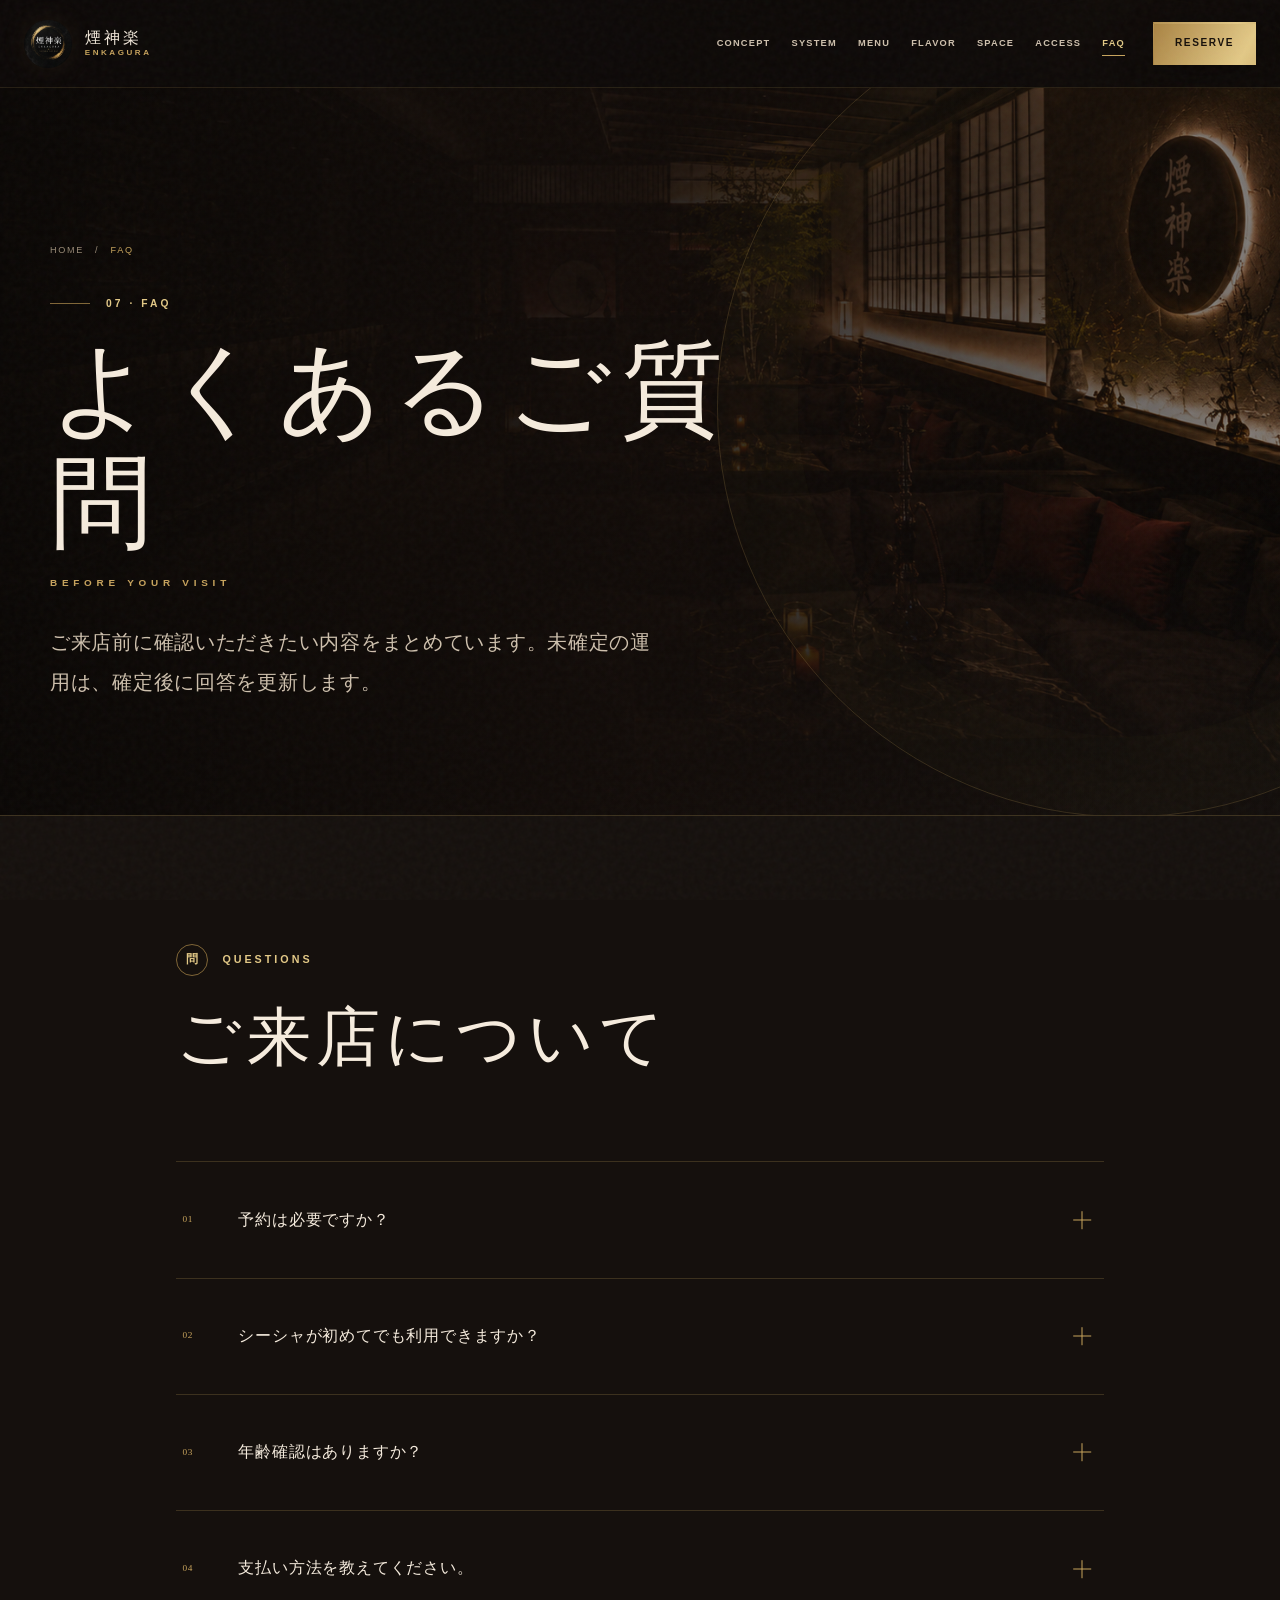
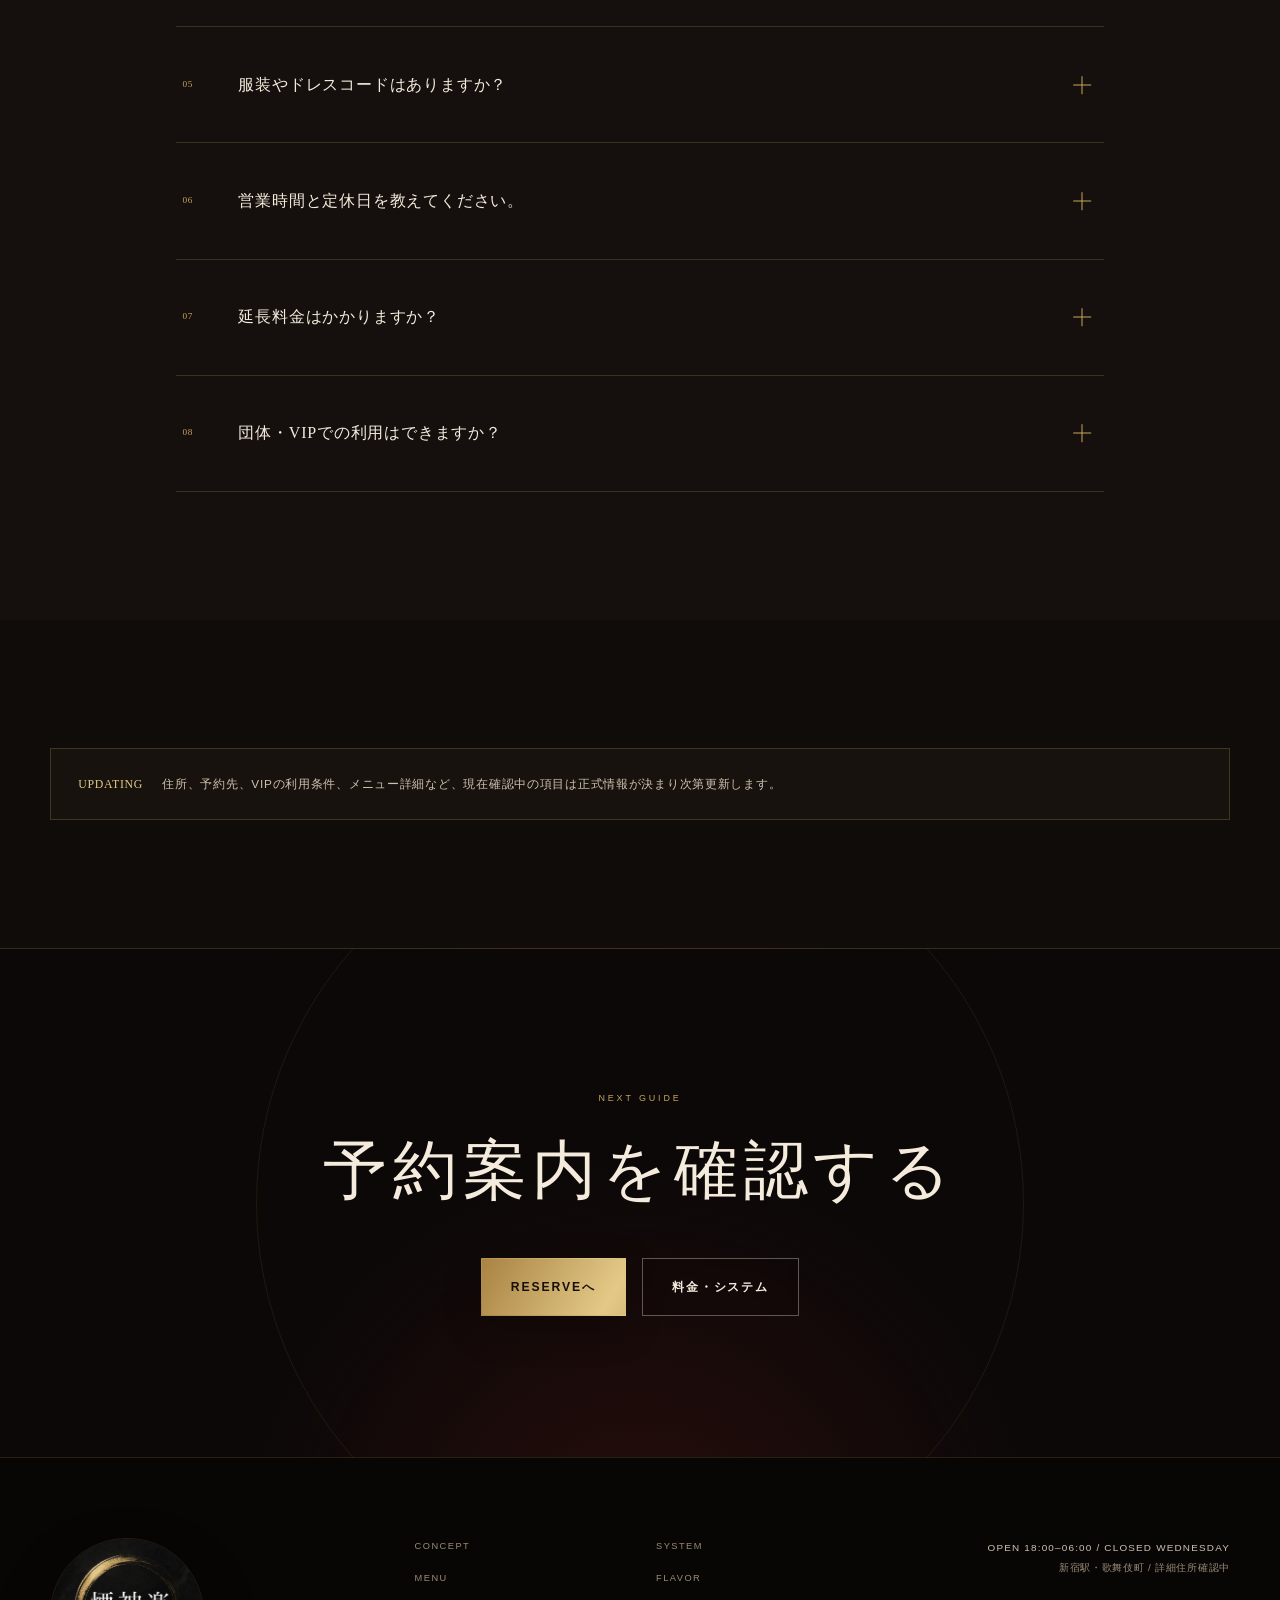
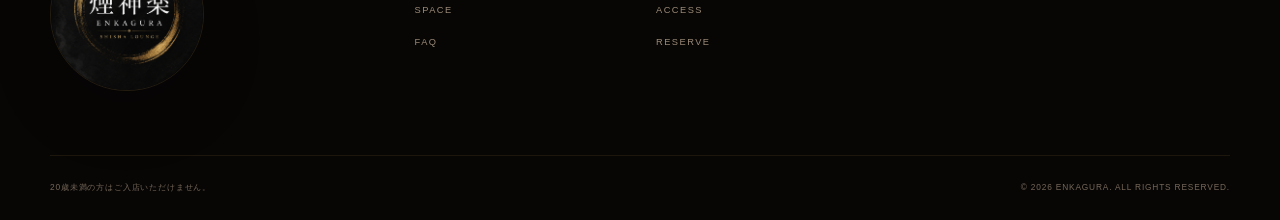
<file: faq/index.html>
<!doctype html>
<html lang="ja">
  <head>
    <meta charset="UTF-8" /><meta name="viewport" content="width=device-width, initial-scale=1.0" />
    <meta name="description" content="煙神楽（ENKAGURA）の予約、年齢確認、支払い方法、服装、営業時間など、よくあるご質問です。" />
    <meta name="theme-color" content="#15100d" /><meta property="og:type" content="website" /><meta property="og:locale" content="ja_JP" /><meta property="og:site_name" content="煙神楽 | ENKAGURA" /><meta property="og:title" content="よくあるご質問 | 煙神楽 ENKAGURA" /><meta property="og:description" content="ご来店前によくいただくご質問をご案内します。" /><meta property="og:image" content="https://enkagura.vercel.app/images/enkagura-logo.png" />
    <link rel="canonical" href="https://enkagura.vercel.app/faq/" /><title>よくあるご質問 | 煙神楽 ENKAGURA</title>
    <link rel="icon" href="../images/enkagura-logo.png" type="image/png" /><link rel="apple-touch-icon" href="../images/enkagura-logo.png" /><link rel="stylesheet" href="../css/style.css" /><link rel="stylesheet" href="../css/detail.css" /><script src="../js/main.js" defer></script>
  </head>
  <body class="detail-page">
    <a class="skip-link" href="#main-content">本文へ移動</a>
    <header class="site-header" data-header><div class="header-inner"><a class="brand" href="../" aria-label="煙神楽 トップページへ"><img class="brand-logo" src="../images/enkagura-logo.png" alt="" width="1254" height="1254" decoding="async" /><span class="brand-name"><span class="brand-name-ja">煙神楽</span><span class="brand-name-en">ENKAGURA</span></span></a><button class="menu-toggle" type="button" aria-expanded="false" aria-controls="primary-navigation" aria-label="メニューを開く" data-menu-toggle><span></span><span></span></button><nav class="primary-navigation" id="primary-navigation" aria-label="メインナビゲーション" data-navigation><div class="nav-ornament" aria-hidden="true">ENKAGURA</div><ul class="nav-list"><li><a href="../concept/">CONCEPT</a></li><li><a href="../system/">SYSTEM</a></li><li><a href="../menu/">MENU</a></li><li><a href="../flavor/">FLAVOR</a></li><li><a href="../space/">SPACE</a></li><li><a href="../access/">ACCESS</a></li><li><a href="../faq/" aria-current="page">FAQ</a></li></ul><a class="button button-small button-gold nav-reserve" href="../reserve/">RESERVE</a><p class="nav-mobile-note">KABUKICHO · TOKYO</p></nav></div></header>
    <main id="main-content">
      <section class="detail-hero" aria-labelledby="detail-title"><img class="detail-hero-image" src="../images/top-01.png" alt="煙神楽店内のイメージビジュアル" width="1672" height="941" /><div class="detail-hero-inner container"><div class="detail-hero-copy" data-reveal><nav class="breadcrumb" aria-label="パンくずリスト"><a href="../">HOME</a><span>/</span><span>FAQ</span></nav><p class="detail-number">07 · FAQ</p><h1 id="detail-title">よくあるご質問<span class="detail-title-en">BEFORE YOUR VISIT</span></h1><p class="detail-hero-lead">ご来店前に確認いただきたい内容をまとめています。未確定の運用は、確定後に回答を更新します。</p></div></div></section>
      <section class="detail-section"><div class="container detail-faq">
        <div class="detail-section-heading detail-heading-single" data-reveal><div><p class="section-kicker"><span>問</span> QUESTIONS</p><h2>ご来店について</h2></div></div>
        <div class="faq-list" data-reveal>
          <details><summary><span>01</span><strong>予約は必要ですか？</strong><i aria-hidden="true"></i></summary><div class="faq-answer"><p>ご予約は当サイトの「予約について」からご案内します。受付先リンクは確定後、予約案内ページに設置します。</p></div></details>
          <details><summary><span>02</span><strong>シーシャが初めてでも利用できますか？</strong><i aria-hidden="true"></i></summary><div class="faq-answer"><p>お好みや経験に合わせてご提案できるよう準備しています。初めての方も、気軽にスタッフへご相談ください。</p></div></details>
          <details><summary><span>03</span><strong>年齢確認はありますか？</strong><i aria-hidden="true"></i></summary><div class="faq-answer"><p>20歳以上の方のみご入店いただけます。ご入店時に年齢確認をお願いする場合があります。</p></div></details>
          <details><summary><span>04</span><strong>支払い方法を教えてください。</strong><i aria-hidden="true"></i></summary><div class="faq-answer"><p>現金、各種クレジットカード、電子決済、QRコード決済をご利用いただけます。</p></div></details>
          <details><summary><span>05</span><strong>服装やドレスコードはありますか？</strong><i aria-hidden="true"></i></summary><div class="faq-answer"><p>ドレスコードは設けていません。お好きな服装でご来店ください。</p></div></details>
          <details><summary><span>06</span><strong>営業時間と定休日を教えてください。</strong><i aria-hidden="true"></i></summary><div class="faq-answer"><p>営業時間は18:00から翌朝06:00まで、定休日は水曜日です。</p></div></details>
          <details><summary><span>07</span><strong>延長料金はかかりますか？</strong><i aria-hidden="true"></i></summary><div class="faq-answer"><p>シーシャのご利用が2時間を超える場合、30分につき1,000円の追加料金となります。</p></div></details>
          <details><summary><span>08</span><strong>団体・VIPでの利用はできますか？</strong><i aria-hidden="true"></i></summary><div class="faq-answer"><p>ご利用条件や予約方法を準備中です。確定後、専用のご案内を掲載します。</p></div></details>
        </div>
      </div></section>
      <section class="detail-section"><div class="container"><div class="detail-notice" data-reveal><strong>UPDATING</strong><span>住所、予約先、VIPの利用条件、メニュー詳細など、現在確認中の項目は正式情報が決まり次第更新します。</span></div></div></section>
      <section class="detail-cta"><div class="container detail-cta-inner" data-reveal><p>NEXT GUIDE</p><h2>予約案内を確認する</h2><div class="detail-cta-actions"><a class="button button-gold" href="../reserve/">RESERVEへ</a><a class="button button-outline" href="../system/">料金・システム</a></div></div></section>
    </main>
    <footer class="site-footer"><div class="container footer-main"><a class="footer-brand" href="../" aria-label="煙神楽 トップページへ"><img class="footer-logo" src="../images/enkagura-logo.png" alt="" width="1254" height="1254" loading="lazy" decoding="async" /></a><nav class="footer-nav" aria-label="フッターナビゲーション"><a href="../concept/">CONCEPT</a><a href="../system/">SYSTEM</a><a href="../menu/">MENU</a><a href="../flavor/">FLAVOR</a><a href="../space/">SPACE</a><a href="../access/">ACCESS</a><a href="../faq/">FAQ</a><a href="../reserve/">RESERVE</a></nav><div class="footer-info"><p>OPEN 18:00–06:00 / CLOSED WEDNESDAY</p><p>新宿駅・歌舞伎町 / 詳細住所確認中</p></div></div><div class="container footer-bottom"><p>20歳未満の方はご入店いただけません。</p><p>&copy; <span data-current-year>2026</span> ENKAGURA. ALL RIGHTS RESERVED.</p></div></footer>
  </body>
</html>
</file>
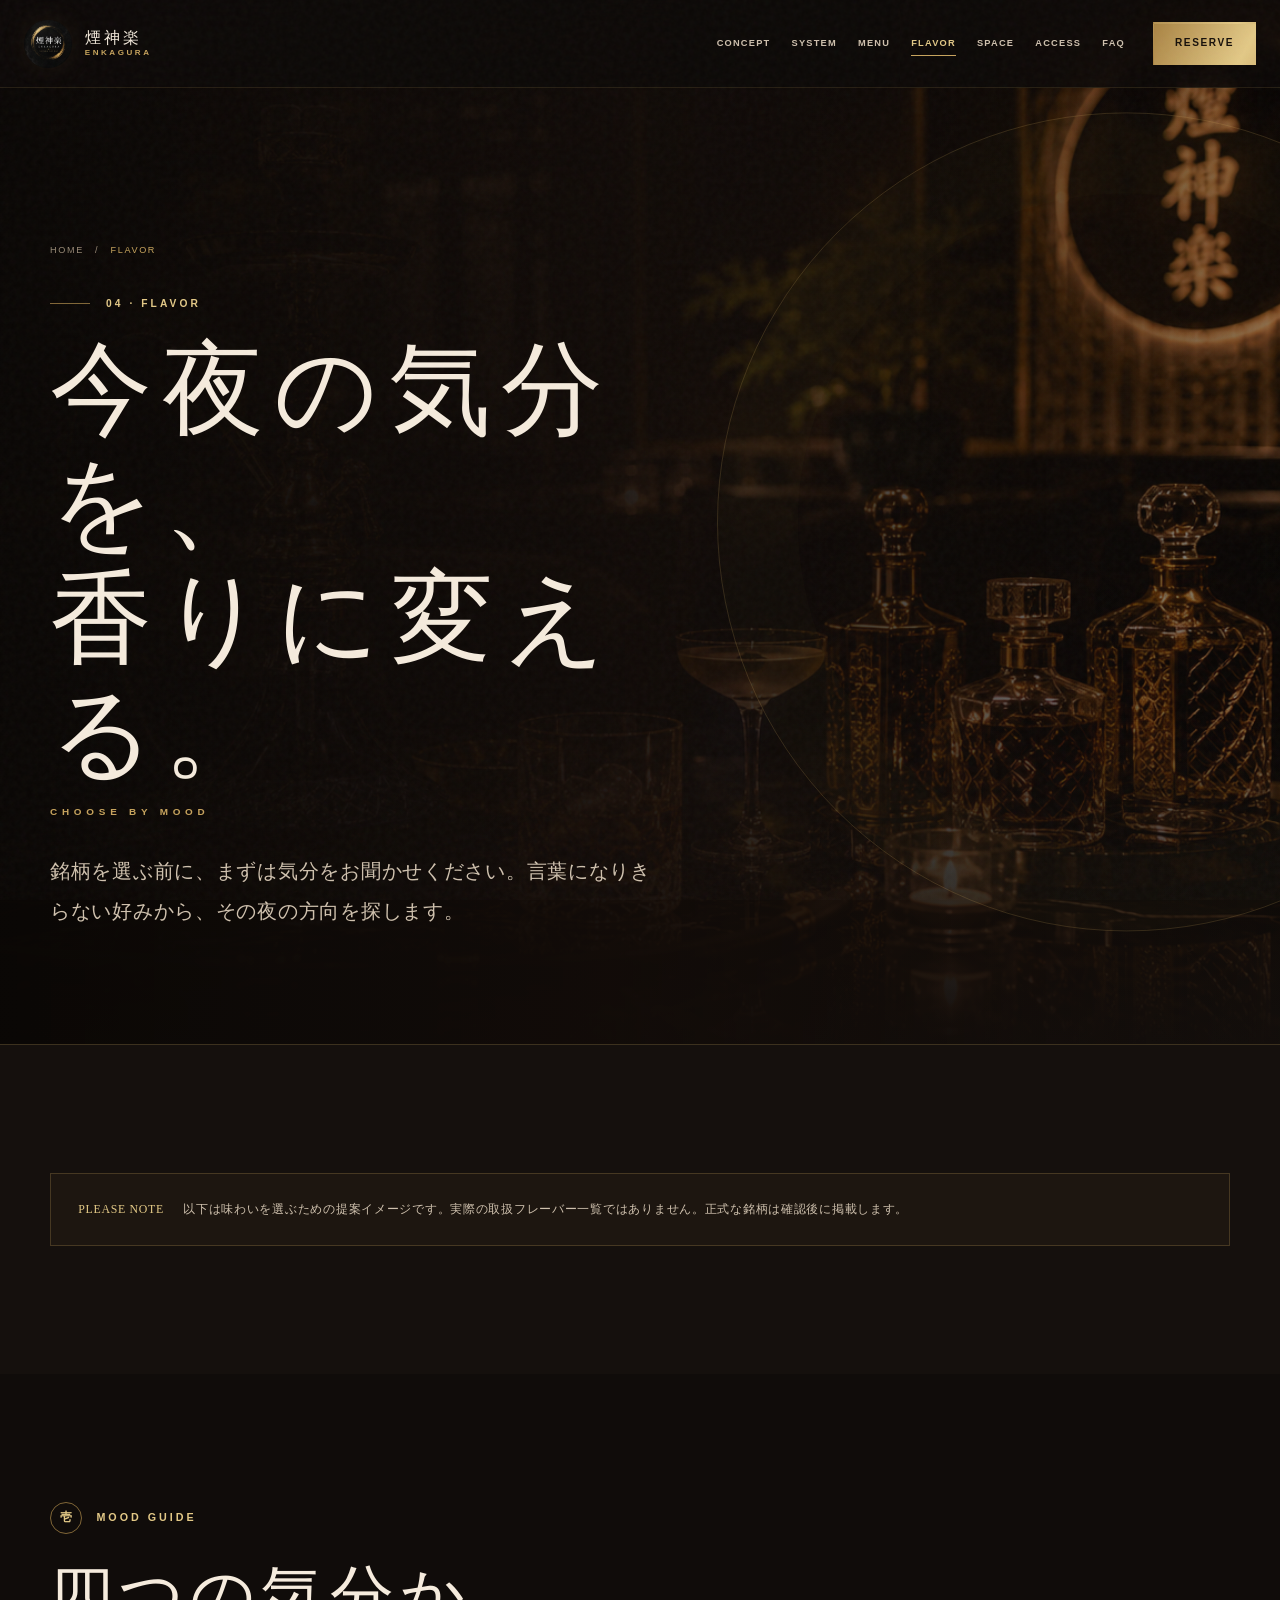
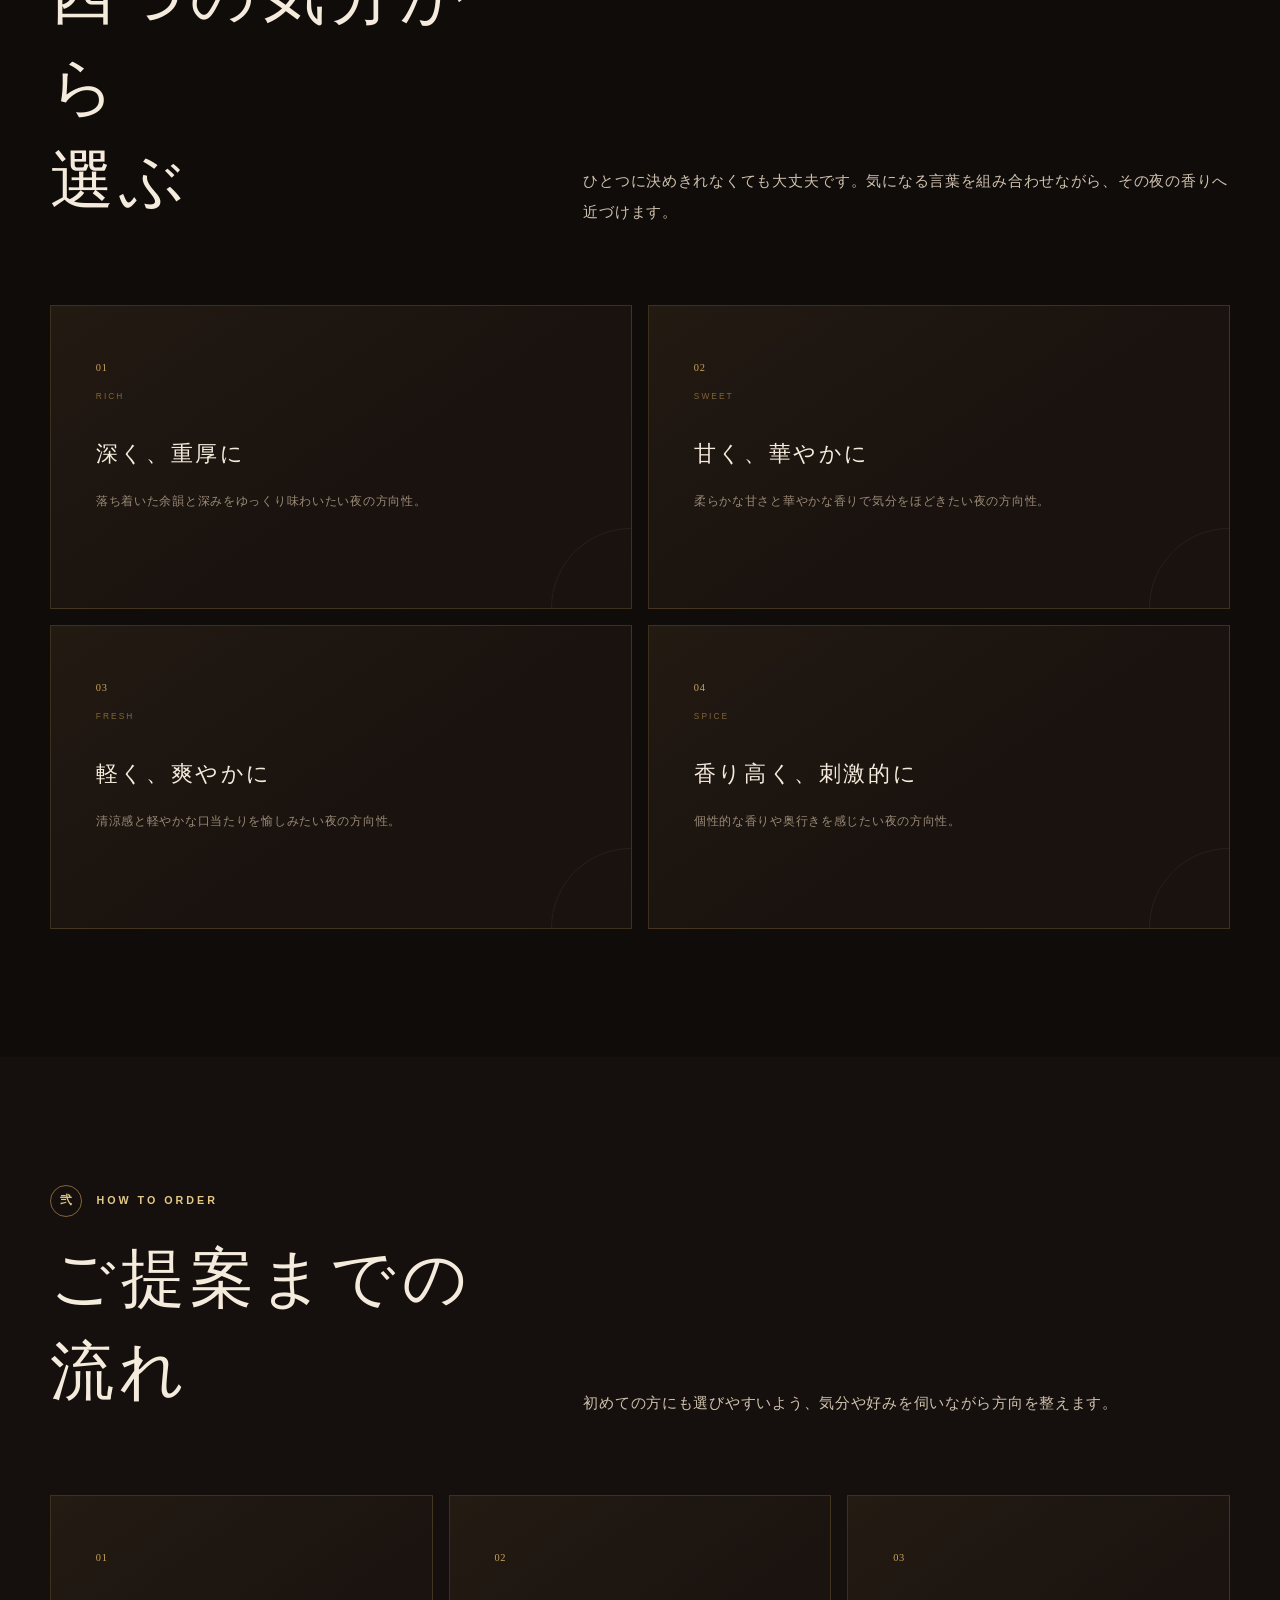
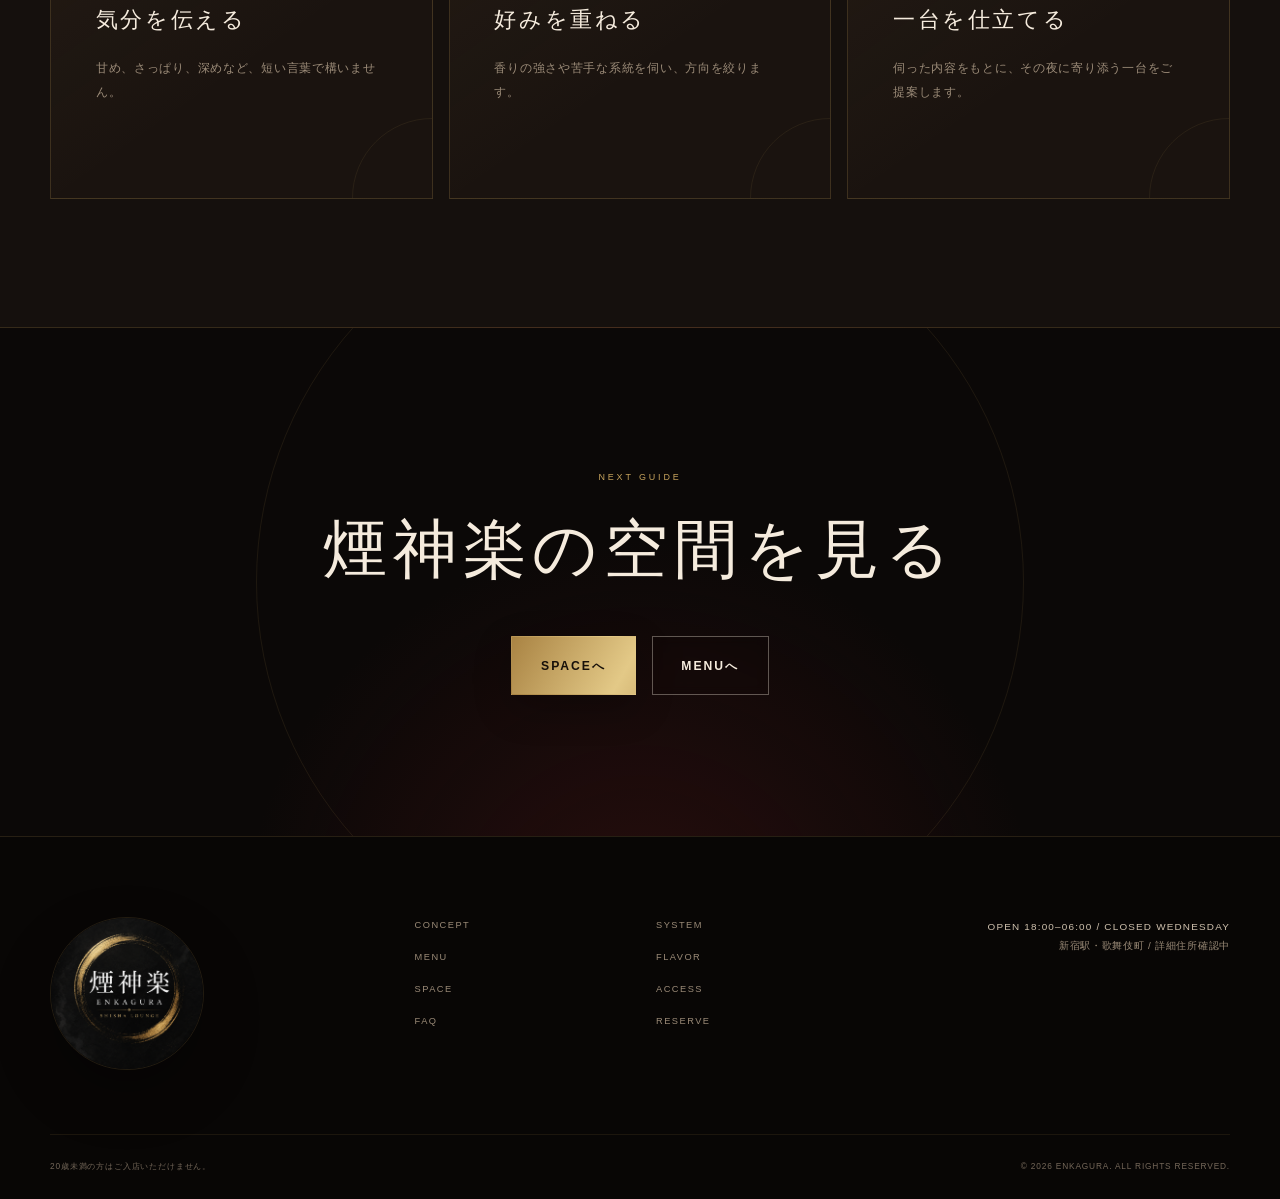
<file: flavor/index.html>
<!doctype html>
<html lang="ja">
  <head>
    <meta charset="UTF-8" /><meta name="viewport" content="width=device-width, initial-scale=1.0" />
    <meta name="description" content="煙神楽（ENKAGURA）のフレーバー選び。甘さ、爽やかさ、深み、スパイスなど、気分から香りを選ぶ考え方をご紹介します。" />
    <meta name="theme-color" content="#15100d" /><meta property="og:type" content="website" /><meta property="og:locale" content="ja_JP" /><meta property="og:site_name" content="煙神楽 | ENKAGURA" /><meta property="og:title" content="フレーバー | 煙神楽 ENKAGURA" /><meta property="og:description" content="今夜の気分を、香りに変える。煙神楽のフレーバーガイド。" /><meta property="og:image" content="https://enkagura.vercel.app/images/enkagura-logo.png" />
    <link rel="canonical" href="https://enkagura.vercel.app/flavor/" /><title>フレーバー | 煙神楽 ENKAGURA</title>
    <link rel="icon" href="../images/enkagura-logo.png" type="image/png" /><link rel="apple-touch-icon" href="../images/enkagura-logo.png" /><link rel="stylesheet" href="../css/style.css" /><link rel="stylesheet" href="../css/detail.css" /><script src="../js/main.js" defer></script>
  </head>
  <body class="detail-page">
    <a class="skip-link" href="#main-content">本文へ移動</a>
    <header class="site-header" data-header><div class="header-inner"><a class="brand" href="../" aria-label="煙神楽 トップページへ"><img class="brand-logo" src="../images/enkagura-logo.png" alt="" width="1254" height="1254" decoding="async" /><span class="brand-name"><span class="brand-name-ja">煙神楽</span><span class="brand-name-en">ENKAGURA</span></span></a><button class="menu-toggle" type="button" aria-expanded="false" aria-controls="primary-navigation" aria-label="メニューを開く" data-menu-toggle><span></span><span></span></button><nav class="primary-navigation" id="primary-navigation" aria-label="メインナビゲーション" data-navigation><div class="nav-ornament" aria-hidden="true">ENKAGURA</div><ul class="nav-list"><li><a href="../concept/">CONCEPT</a></li><li><a href="../system/">SYSTEM</a></li><li><a href="../menu/">MENU</a></li><li><a href="../flavor/" aria-current="page">FLAVOR</a></li><li><a href="../space/">SPACE</a></li><li><a href="../access/">ACCESS</a></li><li><a href="../faq/">FAQ</a></li></ul><a class="button button-small button-gold nav-reserve" href="../reserve/">RESERVE</a><p class="nav-mobile-note">KABUKICHO · TOKYO</p></nav></div></header>
    <main id="main-content">
      <section class="detail-hero" aria-labelledby="detail-title"><img class="detail-hero-image" src="../images/top-03.png" alt="シーシャを中心にした煙神楽のイメージビジュアル" width="1672" height="941" /><div class="detail-hero-inner container"><div class="detail-hero-copy" data-reveal><nav class="breadcrumb" aria-label="パンくずリスト"><a href="../">HOME</a><span>/</span><span>FLAVOR</span></nav><p class="detail-number">04 · FLAVOR</p><h1 id="detail-title">今夜の気分を、<br />香りに変える。<span class="detail-title-en">CHOOSE BY MOOD</span></h1><p class="detail-hero-lead">銘柄を選ぶ前に、まずは気分をお聞かせください。言葉になりきらない好みから、その夜の方向を探します。</p></div></div></section>
      <section class="detail-section"><div class="container">
        <div class="detail-notice" data-reveal><strong>PLEASE NOTE</strong><span>以下は味わいを選ぶための提案イメージです。実際の取扱フレーバー一覧ではありません。正式な銘柄は確認後に掲載します。</span></div>
      </div></section>
      <section class="detail-section"><div class="container">
        <div class="detail-section-heading" data-reveal><div><p class="section-kicker"><span>壱</span> MOOD GUIDE</p><h2>四つの気分から<br />選ぶ</h2></div><p>ひとつに決めきれなくても大丈夫です。気になる言葉を組み合わせながら、その夜の香りへ近づけます。</p></div>
        <div class="detail-grid detail-grid-two"><article class="detail-card" data-reveal><span class="detail-card-number">01</span><p class="detail-card-en">RICH</p><h3>深く、重厚に</h3><p>落ち着いた余韻と深みをゆっくり味わいたい夜の方向性。</p></article><article class="detail-card" data-reveal><span class="detail-card-number">02</span><p class="detail-card-en">SWEET</p><h3>甘く、華やかに</h3><p>柔らかな甘さと華やかな香りで気分をほどきたい夜の方向性。</p></article><article class="detail-card" data-reveal><span class="detail-card-number">03</span><p class="detail-card-en">FRESH</p><h3>軽く、爽やかに</h3><p>清涼感と軽やかな口当たりを愉しみたい夜の方向性。</p></article><article class="detail-card" data-reveal><span class="detail-card-number">04</span><p class="detail-card-en">SPICE</p><h3>香り高く、刺激的に</h3><p>個性的な香りや奥行きを感じたい夜の方向性。</p></article></div>
      </div></section>
      <section class="detail-section"><div class="container">
        <div class="detail-section-heading" data-reveal><div><p class="section-kicker"><span>弐</span> HOW TO ORDER</p><h2>ご提案までの流れ</h2></div><p>初めての方にも選びやすいよう、気分や好みを伺いながら方向を整えます。</p></div>
        <div class="detail-grid"><article class="detail-card" data-reveal><span class="detail-card-number">01</span><h3>気分を伝える</h3><p>甘め、さっぱり、深めなど、短い言葉で構いません。</p></article><article class="detail-card" data-reveal><span class="detail-card-number">02</span><h3>好みを重ねる</h3><p>香りの強さや苦手な系統を伺い、方向を絞ります。</p></article><article class="detail-card" data-reveal><span class="detail-card-number">03</span><h3>一台を仕立てる</h3><p>伺った内容をもとに、その夜に寄り添う一台をご提案します。</p></article></div>
      </div></section>
      <section class="detail-cta"><div class="container detail-cta-inner" data-reveal><p>NEXT GUIDE</p><h2>煙神楽の空間を見る</h2><div class="detail-cta-actions"><a class="button button-gold" href="../space/">SPACEへ</a><a class="button button-outline" href="../menu/">MENUへ</a></div></div></section>
    </main>
    <footer class="site-footer"><div class="container footer-main"><a class="footer-brand" href="../" aria-label="煙神楽 トップページへ"><img class="footer-logo" src="../images/enkagura-logo.png" alt="" width="1254" height="1254" loading="lazy" decoding="async" /></a><nav class="footer-nav" aria-label="フッターナビゲーション"><a href="../concept/">CONCEPT</a><a href="../system/">SYSTEM</a><a href="../menu/">MENU</a><a href="../flavor/">FLAVOR</a><a href="../space/">SPACE</a><a href="../access/">ACCESS</a><a href="../faq/">FAQ</a><a href="../reserve/">RESERVE</a></nav><div class="footer-info"><p>OPEN 18:00–06:00 / CLOSED WEDNESDAY</p><p>新宿駅・歌舞伎町 / 詳細住所確認中</p></div></div><div class="container footer-bottom"><p>20歳未満の方はご入店いただけません。</p><p>&copy; <span data-current-year>2026</span> ENKAGURA. ALL RIGHTS RESERVED.</p></div></footer>
  </body>
</html>
</file>
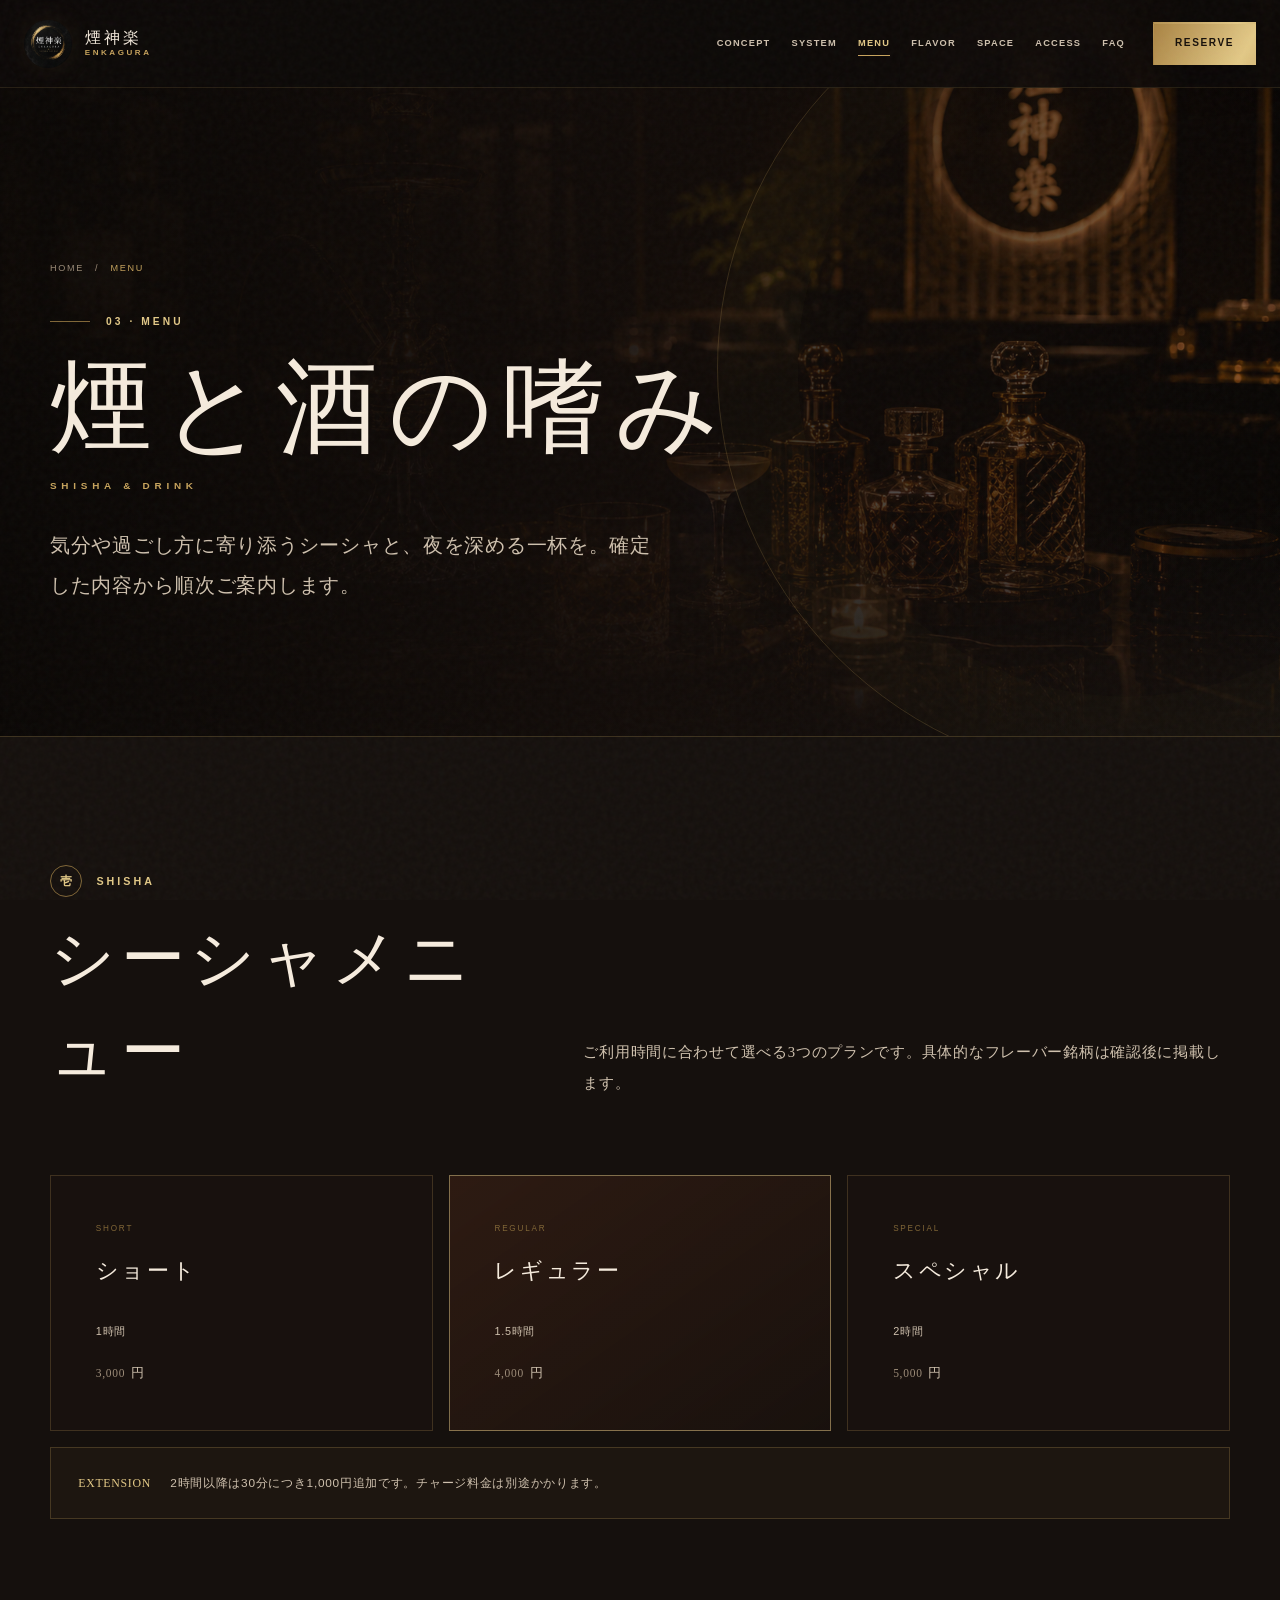
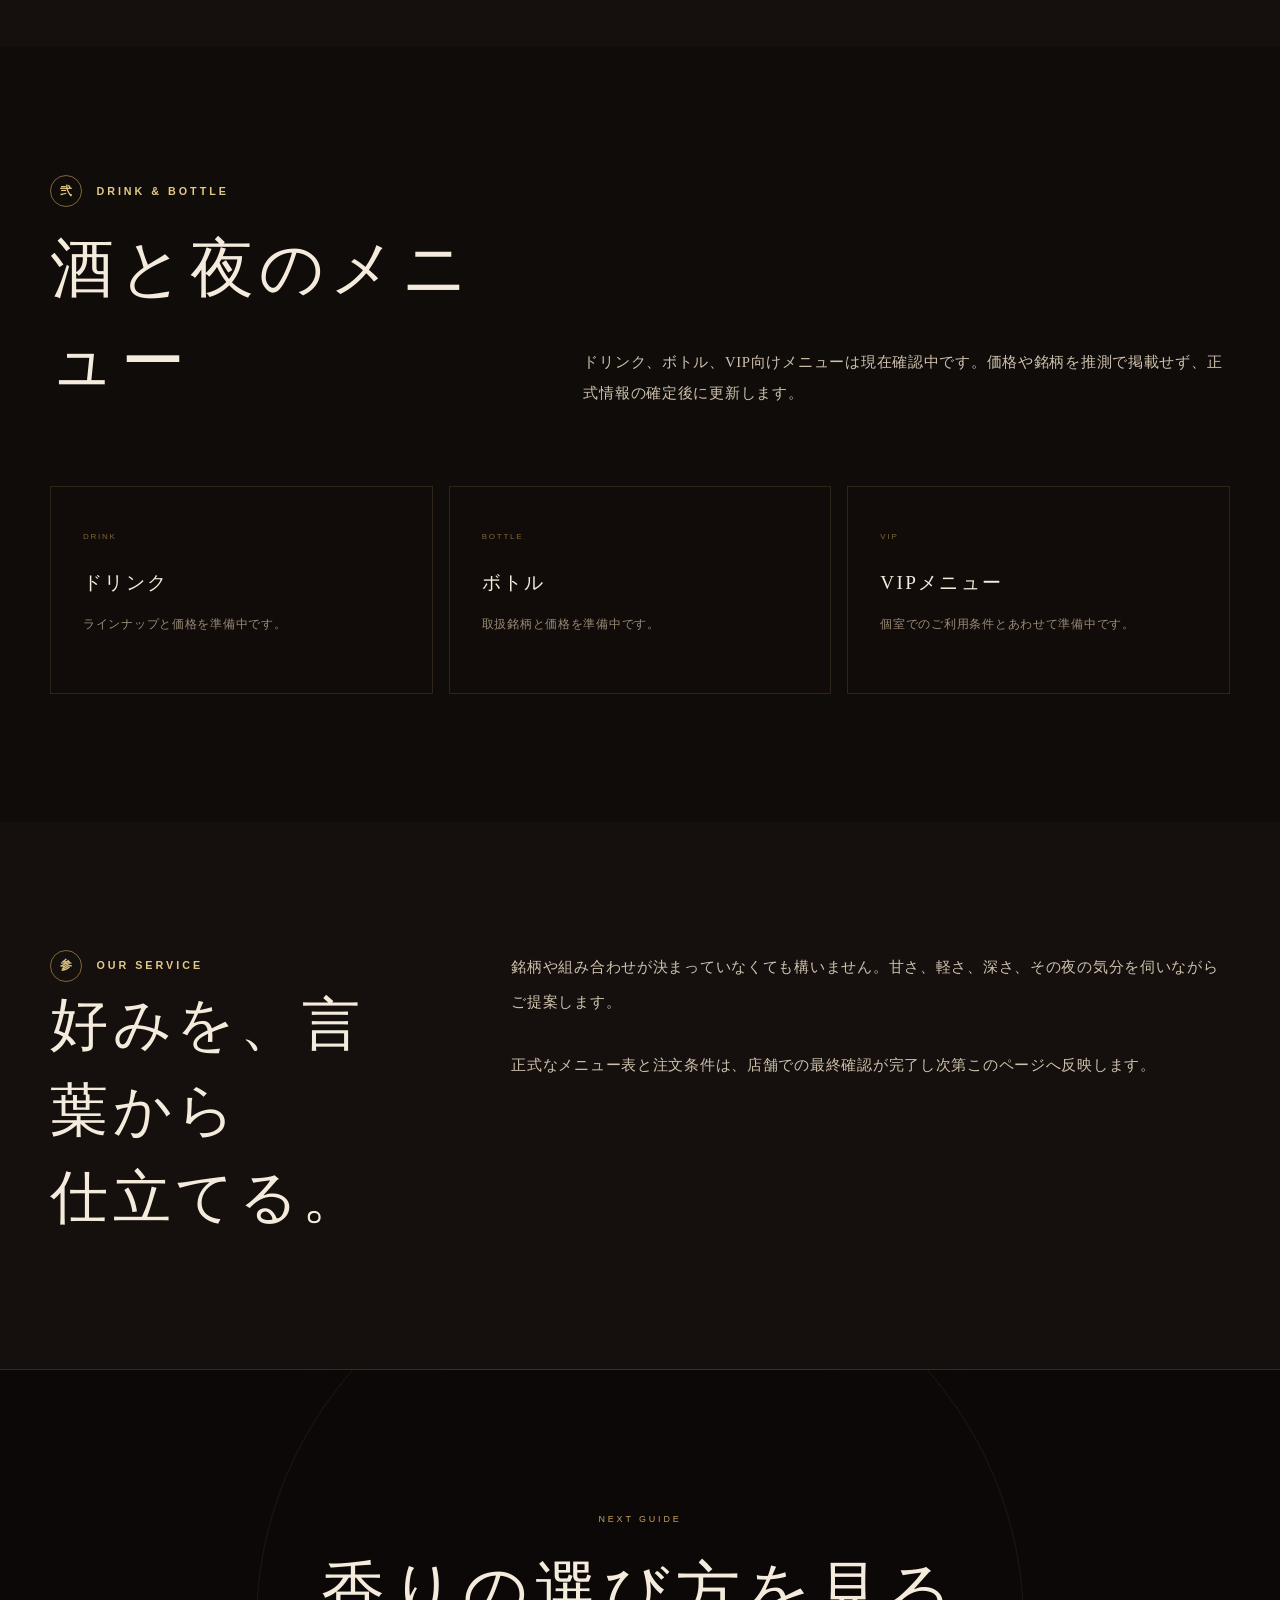
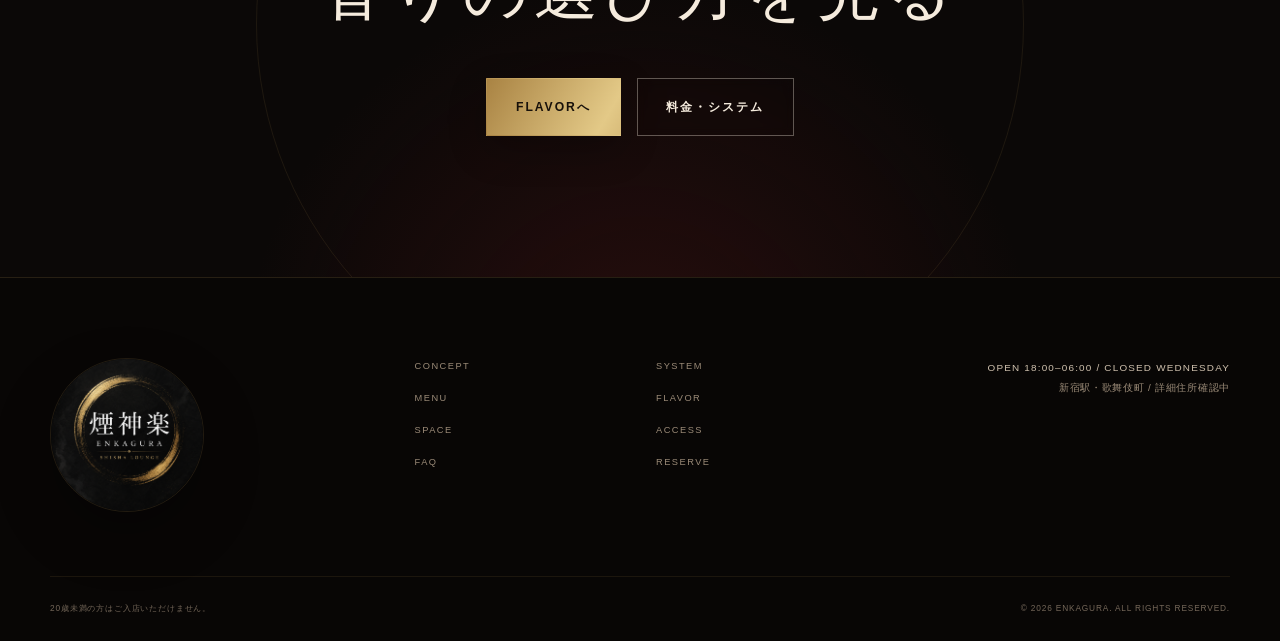
<file: menu/index.html>
<!doctype html>
<html lang="ja">
  <head>
    <meta charset="UTF-8" /><meta name="viewport" content="width=device-width, initial-scale=1.0" />
    <meta name="description" content="煙神楽（ENKAGURA）のシーシャ、ドリンク、ボトル、VIPメニューのご案内です。" />
    <meta name="theme-color" content="#15100d" /><meta property="og:type" content="website" /><meta property="og:locale" content="ja_JP" /><meta property="og:site_name" content="煙神楽 | ENKAGURA" /><meta property="og:title" content="メニュー | 煙神楽 ENKAGURA" /><meta property="og:description" content="煙と酒の嗜み。煙神楽のメニューをご案内します。" /><meta property="og:image" content="https://enkagura.vercel.app/images/enkagura-logo.png" />
    <link rel="canonical" href="https://enkagura.vercel.app/menu/" /><title>メニュー | 煙神楽 ENKAGURA</title>
    <link rel="icon" href="../images/enkagura-logo.png" type="image/png" /><link rel="apple-touch-icon" href="../images/enkagura-logo.png" /><link rel="stylesheet" href="../css/style.css" /><link rel="stylesheet" href="../css/detail.css" /><script src="../js/main.js" defer></script>
  </head>
  <body class="detail-page">
    <a class="skip-link" href="#main-content">本文へ移動</a>
    <header class="site-header" data-header><div class="header-inner"><a class="brand" href="../" aria-label="煙神楽 トップページへ"><img class="brand-logo" src="../images/enkagura-logo.png" alt="" width="1254" height="1254" decoding="async" /><span class="brand-name"><span class="brand-name-ja">煙神楽</span><span class="brand-name-en">ENKAGURA</span></span></a><button class="menu-toggle" type="button" aria-expanded="false" aria-controls="primary-navigation" aria-label="メニューを開く" data-menu-toggle><span></span><span></span></button><nav class="primary-navigation" id="primary-navigation" aria-label="メインナビゲーション" data-navigation><div class="nav-ornament" aria-hidden="true">ENKAGURA</div><ul class="nav-list"><li><a href="../concept/">CONCEPT</a></li><li><a href="../system/">SYSTEM</a></li><li><a href="../menu/" aria-current="page">MENU</a></li><li><a href="../flavor/">FLAVOR</a></li><li><a href="../space/">SPACE</a></li><li><a href="../access/">ACCESS</a></li><li><a href="../faq/">FAQ</a></li></ul><a class="button button-small button-gold nav-reserve" href="../reserve/">RESERVE</a><p class="nav-mobile-note">KABUKICHO · TOKYO</p></nav></div></header>
    <main id="main-content">
      <section class="detail-hero" aria-labelledby="detail-title"><img class="detail-hero-image" src="../images/top-03.png" alt="シーシャと酒を配したテーブルのイメージビジュアル" width="1672" height="941" /><div class="detail-hero-inner container"><div class="detail-hero-copy" data-reveal><nav class="breadcrumb" aria-label="パンくずリスト"><a href="../">HOME</a><span>/</span><span>MENU</span></nav><p class="detail-number">03 · MENU</p><h1 id="detail-title">煙と酒の嗜み<span class="detail-title-en">SHISHA &amp; DRINK</span></h1><p class="detail-hero-lead">気分や過ごし方に寄り添うシーシャと、夜を深める一杯を。確定した内容から順次ご案内します。</p></div></div></section>
      <section class="detail-section"><div class="container">
        <div class="detail-section-heading" data-reveal><div><p class="section-kicker"><span>壱</span> SHISHA</p><h2>シーシャメニュー</h2></div><p>ご利用時間に合わせて選べる3つのプランです。具体的なフレーバー銘柄は確認後に掲載します。</p></div>
        <div class="price-grid"><article class="price-card" data-reveal><p class="price-card-label">SHORT</p><h3>ショート</h3><p class="price-card-time">1時間</p><p class="price-card-price">3,000<small>円</small></p></article><article class="price-card is-featured" data-reveal><p class="price-card-label">REGULAR</p><h3>レギュラー</h3><p class="price-card-time">1.5時間</p><p class="price-card-price">4,000<small>円</small></p></article><article class="price-card" data-reveal><p class="price-card-label">SPECIAL</p><h3>スペシャル</h3><p class="price-card-time">2時間</p><p class="price-card-price">5,000<small>円</small></p></article></div>
        <div class="detail-notice detail-notice-spaced" data-reveal><strong>EXTENSION</strong><span>2時間以降は30分につき1,000円追加です。チャージ料金は別途かかります。</span></div>
      </div></section>
      <section class="detail-section"><div class="container">
        <div class="detail-section-heading" data-reveal><div><p class="section-kicker"><span>弐</span> DRINK &amp; BOTTLE</p><h2>酒と夜のメニュー</h2></div><p>ドリンク、ボトル、VIP向けメニューは現在確認中です。価格や銘柄を推測で掲載せず、正式情報の確定後に更新します。</p></div>
        <div class="pending-grid"><article class="pending-card" data-reveal><span>DRINK</span><h3>ドリンク</h3><p>ラインナップと価格を準備中です。</p></article><article class="pending-card" data-reveal><span>BOTTLE</span><h3>ボトル</h3><p>取扱銘柄と価格を準備中です。</p></article><article class="pending-card" data-reveal><span>VIP</span><h3>VIPメニュー</h3><p>個室でのご利用条件とあわせて準備中です。</p></article></div>
      </div></section>
      <section class="detail-section"><div class="container detail-prose"><div data-reveal><p class="section-kicker"><span>参</span> OUR SERVICE</p><h2>好みを、言葉から<br />仕立てる。</h2></div><div class="detail-prose-copy" data-reveal><p>銘柄や組み合わせが決まっていなくても構いません。甘さ、軽さ、深さ、その夜の気分を伺いながらご提案します。</p><p>正式なメニュー表と注文条件は、店舗での最終確認が完了し次第このページへ反映します。</p></div></div></section>
      <section class="detail-cta"><div class="container detail-cta-inner" data-reveal><p>NEXT GUIDE</p><h2>香りの選び方を見る</h2><div class="detail-cta-actions"><a class="button button-gold" href="../flavor/">FLAVORへ</a><a class="button button-outline" href="../system/">料金・システム</a></div></div></section>
    </main>
    <footer class="site-footer"><div class="container footer-main"><a class="footer-brand" href="../" aria-label="煙神楽 トップページへ"><img class="footer-logo" src="../images/enkagura-logo.png" alt="" width="1254" height="1254" loading="lazy" decoding="async" /></a><nav class="footer-nav" aria-label="フッターナビゲーション"><a href="../concept/">CONCEPT</a><a href="../system/">SYSTEM</a><a href="../menu/">MENU</a><a href="../flavor/">FLAVOR</a><a href="../space/">SPACE</a><a href="../access/">ACCESS</a><a href="../faq/">FAQ</a><a href="../reserve/">RESERVE</a></nav><div class="footer-info"><p>OPEN 18:00–06:00 / CLOSED WEDNESDAY</p><p>新宿駅・歌舞伎町 / 詳細住所確認中</p></div></div><div class="container footer-bottom"><p>20歳未満の方はご入店いただけません。</p><p>&copy; <span data-current-year>2026</span> ENKAGURA. ALL RIGHTS RESERVED.</p></div></footer>
  </body>
</html>
</file>
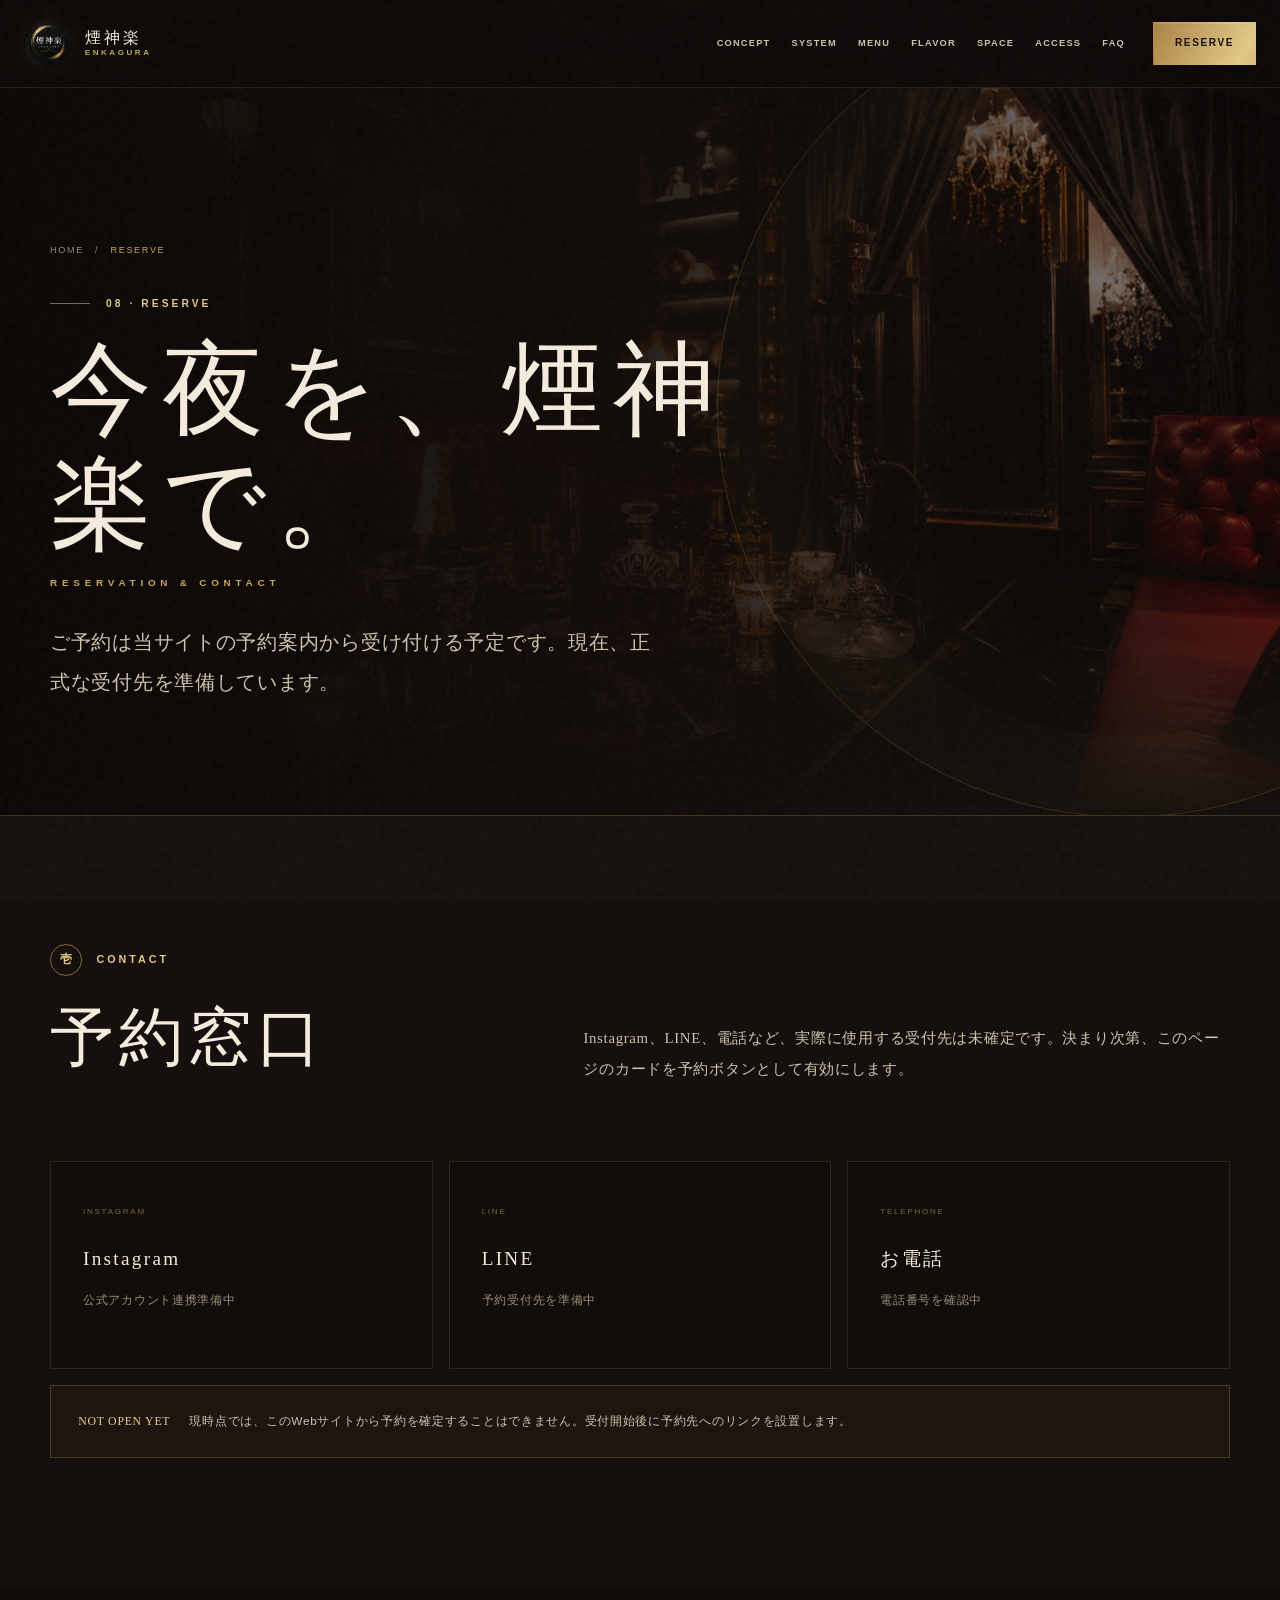
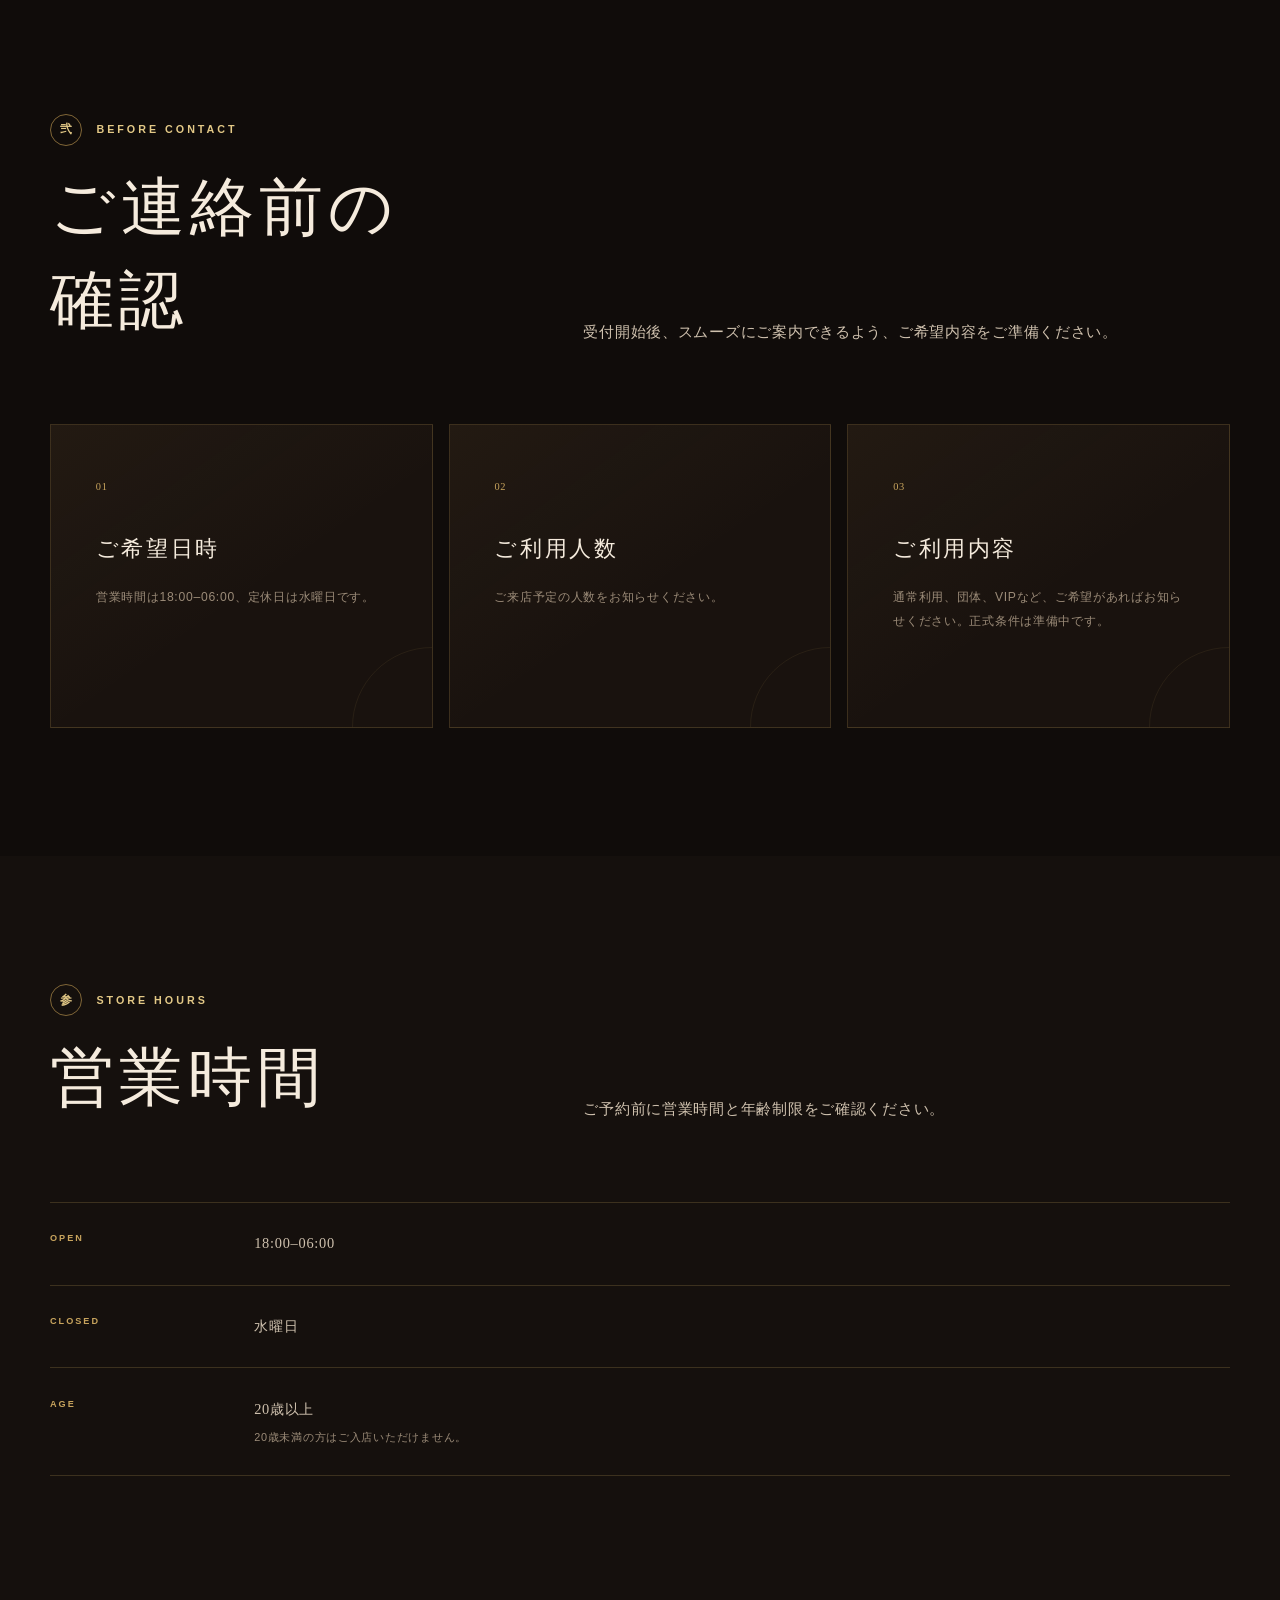
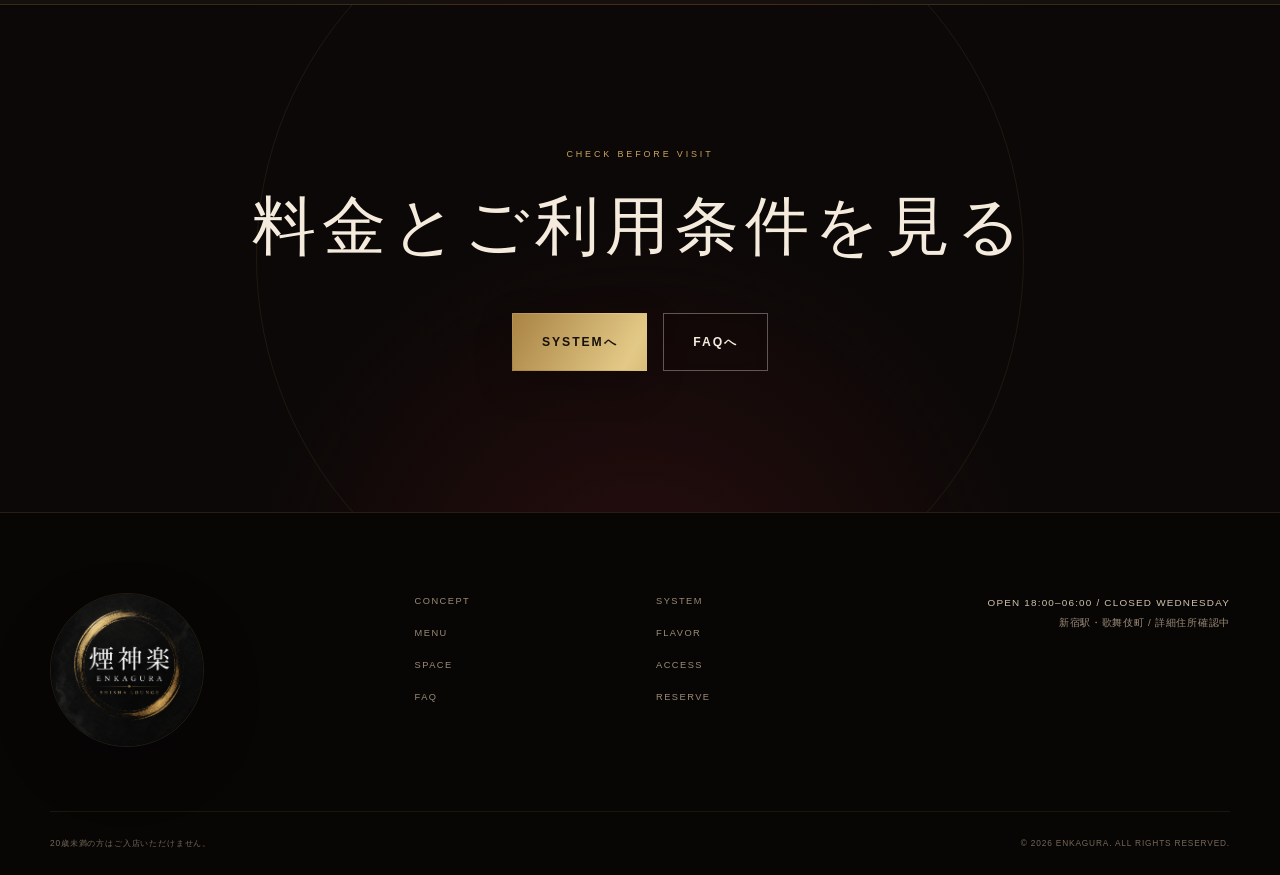
<file: reserve/index.html>
<!doctype html>
<html lang="ja">
  <head>
    <meta charset="UTF-8" /><meta name="viewport" content="width=device-width, initial-scale=1.0" />
    <meta name="description" content="煙神楽（ENKAGURA）のご予約・お問い合わせ方法をご案内するページです。" />
    <meta name="theme-color" content="#15100d" /><meta property="og:type" content="website" /><meta property="og:locale" content="ja_JP" /><meta property="og:site_name" content="煙神楽 | ENKAGURA" /><meta property="og:title" content="予約について | 煙神楽 ENKAGURA" /><meta property="og:description" content="煙神楽へのご予約・お問い合わせ方法をご案内します。" /><meta property="og:image" content="https://enkagura.vercel.app/images/enkagura-logo.png" />
    <link rel="canonical" href="https://enkagura.vercel.app/reserve/" /><title>予約について | 煙神楽 ENKAGURA</title>
    <link rel="icon" href="../images/enkagura-logo.png" type="image/png" /><link rel="apple-touch-icon" href="../images/enkagura-logo.png" /><link rel="stylesheet" href="../css/style.css" /><link rel="stylesheet" href="../css/detail.css" /><script src="../js/main.js" defer></script>
  </head>
  <body class="detail-page">
    <a class="skip-link" href="#main-content">本文へ移動</a>
    <header class="site-header" data-header><div class="header-inner"><a class="brand" href="../" aria-label="煙神楽 トップページへ"><img class="brand-logo" src="../images/enkagura-logo.png" alt="" width="1254" height="1254" decoding="async" /><span class="brand-name"><span class="brand-name-ja">煙神楽</span><span class="brand-name-en">ENKAGURA</span></span></a><button class="menu-toggle" type="button" aria-expanded="false" aria-controls="primary-navigation" aria-label="メニューを開く" data-menu-toggle><span></span><span></span></button><nav class="primary-navigation" id="primary-navigation" aria-label="メインナビゲーション" data-navigation><div class="nav-ornament" aria-hidden="true">ENKAGURA</div><ul class="nav-list"><li><a href="../concept/">CONCEPT</a></li><li><a href="../system/">SYSTEM</a></li><li><a href="../menu/">MENU</a></li><li><a href="../flavor/">FLAVOR</a></li><li><a href="../space/">SPACE</a></li><li><a href="../access/">ACCESS</a></li><li><a href="../faq/">FAQ</a></li></ul><a class="button button-small button-gold nav-reserve" href="../reserve/" aria-current="page">RESERVE</a><p class="nav-mobile-note">KABUKICHO · TOKYO</p></nav></div></header>
    <main id="main-content">
      <section class="detail-hero" aria-labelledby="detail-title"><img class="detail-hero-image" src="../images/top-04.png" alt="赤いレザーソファを配したVIPルームのイメージビジュアル" width="1536" height="1024" /><div class="detail-hero-inner container"><div class="detail-hero-copy" data-reveal><nav class="breadcrumb" aria-label="パンくずリスト"><a href="../">HOME</a><span>/</span><span>RESERVE</span></nav><p class="detail-number">08 · RESERVE</p><h1 id="detail-title">今夜を、煙神楽で。<span class="detail-title-en">RESERVATION &amp; CONTACT</span></h1><p class="detail-hero-lead">ご予約は当サイトの予約案内から受け付ける予定です。現在、正式な受付先を準備しています。</p></div></div></section>
      <section class="detail-section"><div class="container">
        <div class="detail-section-heading" data-reveal><div><p class="section-kicker"><span>壱</span> CONTACT</p><h2>予約窓口</h2></div><p>Instagram、LINE、電話など、実際に使用する受付先は未確定です。決まり次第、このページのカードを予約ボタンとして有効にします。</p></div>
        <div class="pending-grid"><article class="pending-card" data-reveal><span>INSTAGRAM</span><h3>Instagram</h3><p>公式アカウント連携準備中</p></article><article class="pending-card" data-reveal><span>LINE</span><h3>LINE</h3><p>予約受付先を準備中</p></article><article class="pending-card" data-reveal><span>TELEPHONE</span><h3>お電話</h3><p>電話番号を確認中</p></article></div>
        <div class="detail-notice detail-notice-spaced" data-reveal><strong>NOT OPEN YET</strong><span>現時点では、このWebサイトから予約を確定することはできません。受付開始後に予約先へのリンクを設置します。</span></div>
      </div></section>
      <section class="detail-section"><div class="container">
        <div class="detail-section-heading" data-reveal><div><p class="section-kicker"><span>弐</span> BEFORE CONTACT</p><h2>ご連絡前の<br />確認</h2></div><p>受付開始後、スムーズにご案内できるよう、ご希望内容をご準備ください。</p></div>
        <div class="detail-grid"><article class="detail-card" data-reveal><span class="detail-card-number">01</span><h3>ご希望日時</h3><p>営業時間は18:00–06:00、定休日は水曜日です。</p></article><article class="detail-card" data-reveal><span class="detail-card-number">02</span><h3>ご利用人数</h3><p>ご来店予定の人数をお知らせください。</p></article><article class="detail-card" data-reveal><span class="detail-card-number">03</span><h3>ご利用内容</h3><p>通常利用、団体、VIPなど、ご希望があればお知らせください。正式条件は準備中です。</p></article></div>
      </div></section>
      <section class="detail-section"><div class="container"><div class="detail-section-heading" data-reveal><div><p class="section-kicker"><span>参</span> STORE HOURS</p><h2>営業時間</h2></div><p>ご予約前に営業時間と年齢制限をご確認ください。</p></div><dl class="info-table" data-reveal><div class="info-row"><dt>OPEN</dt><dd>18:00–06:00</dd></div><div class="info-row"><dt>CLOSED</dt><dd>水曜日</dd></div><div class="info-row"><dt>AGE</dt><dd>20歳以上<small>20歳未満の方はご入店いただけません。</small></dd></div></dl></div></section>
      <section class="detail-cta"><div class="container detail-cta-inner" data-reveal><p>CHECK BEFORE VISIT</p><h2>料金とご利用条件を見る</h2><div class="detail-cta-actions"><a class="button button-gold" href="../system/">SYSTEMへ</a><a class="button button-outline" href="../faq/">FAQへ</a></div></div></section>
    </main>
    <footer class="site-footer"><div class="container footer-main"><a class="footer-brand" href="../" aria-label="煙神楽 トップページへ"><img class="footer-logo" src="../images/enkagura-logo.png" alt="" width="1254" height="1254" loading="lazy" decoding="async" /></a><nav class="footer-nav" aria-label="フッターナビゲーション"><a href="../concept/">CONCEPT</a><a href="../system/">SYSTEM</a><a href="../menu/">MENU</a><a href="../flavor/">FLAVOR</a><a href="../space/">SPACE</a><a href="../access/">ACCESS</a><a href="../faq/">FAQ</a><a href="../reserve/">RESERVE</a></nav><div class="footer-info"><p>OPEN 18:00–06:00 / CLOSED WEDNESDAY</p><p>新宿駅・歌舞伎町 / 詳細住所確認中</p></div></div><div class="container footer-bottom"><p>20歳未満の方はご入店いただけません。</p><p>&copy; <span data-current-year>2026</span> ENKAGURA. ALL RIGHTS RESERVED.</p></div></footer>
  </body>
</html>
</file>
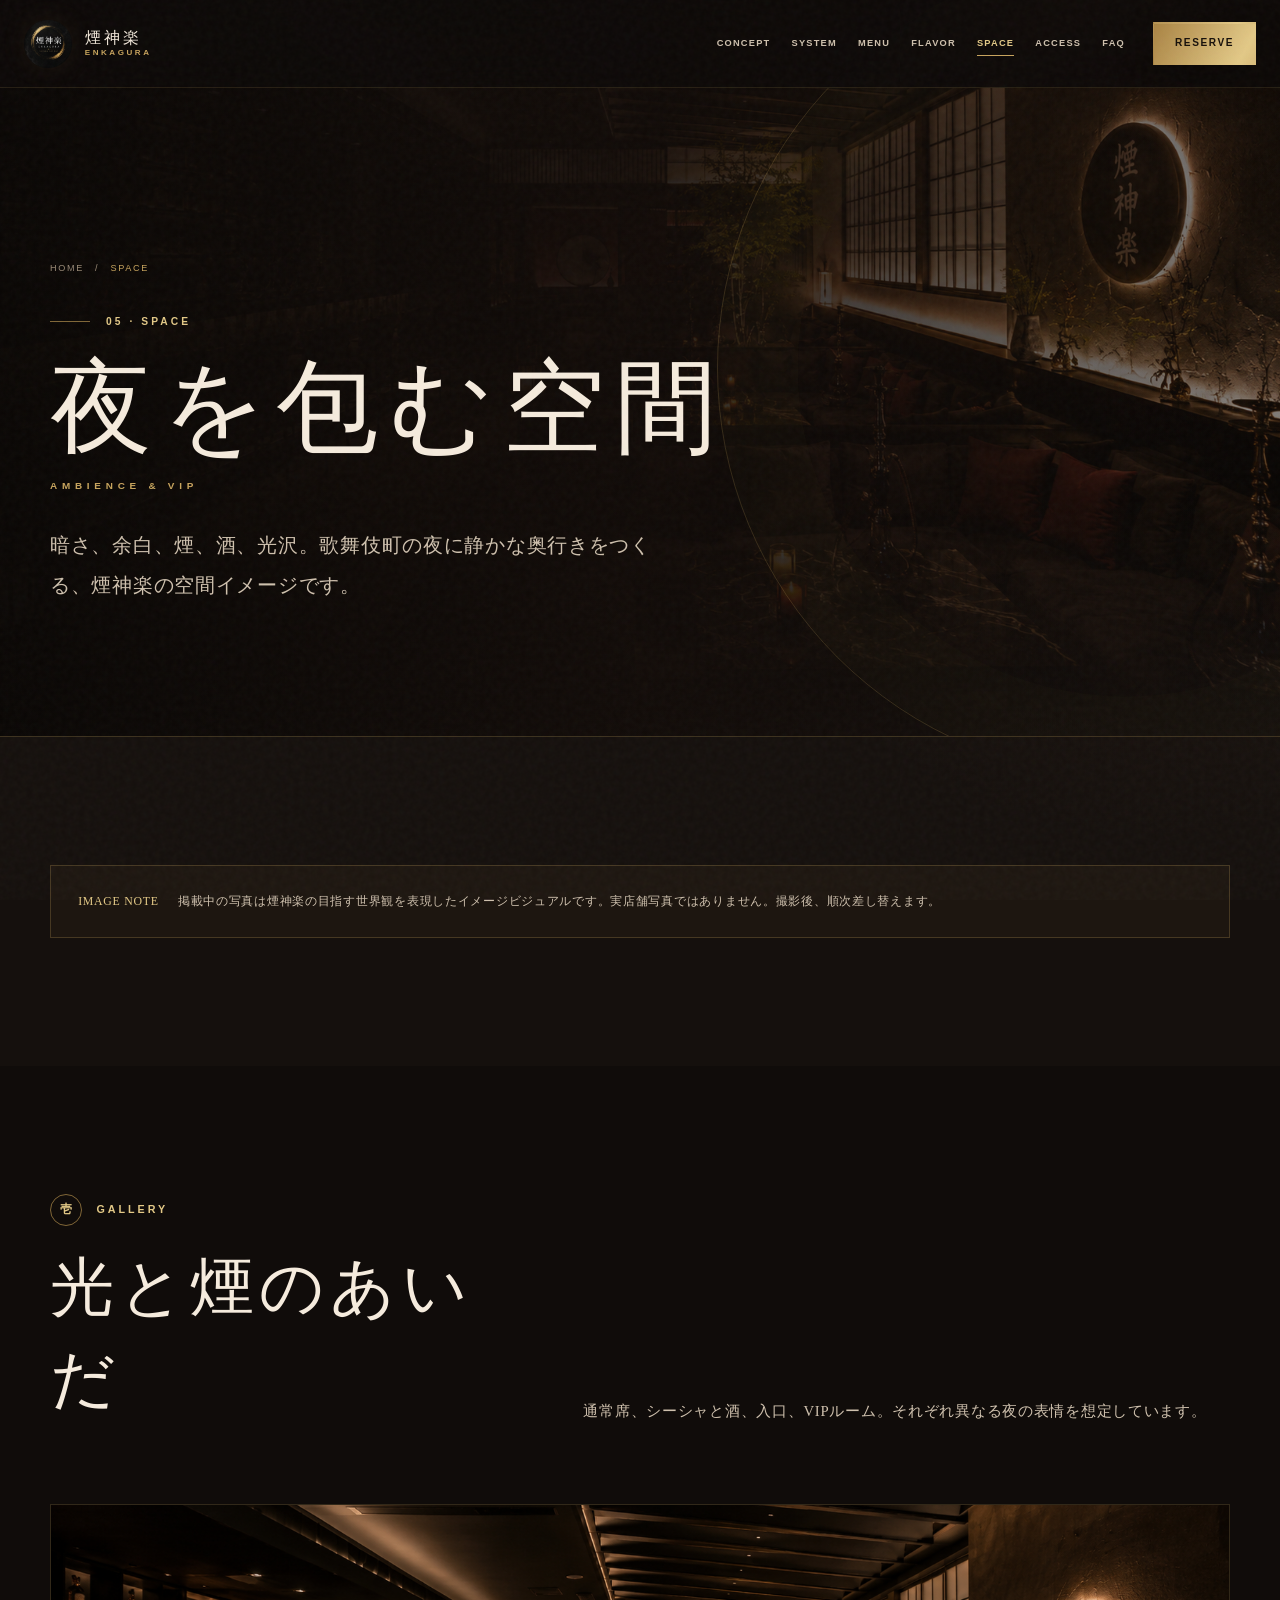
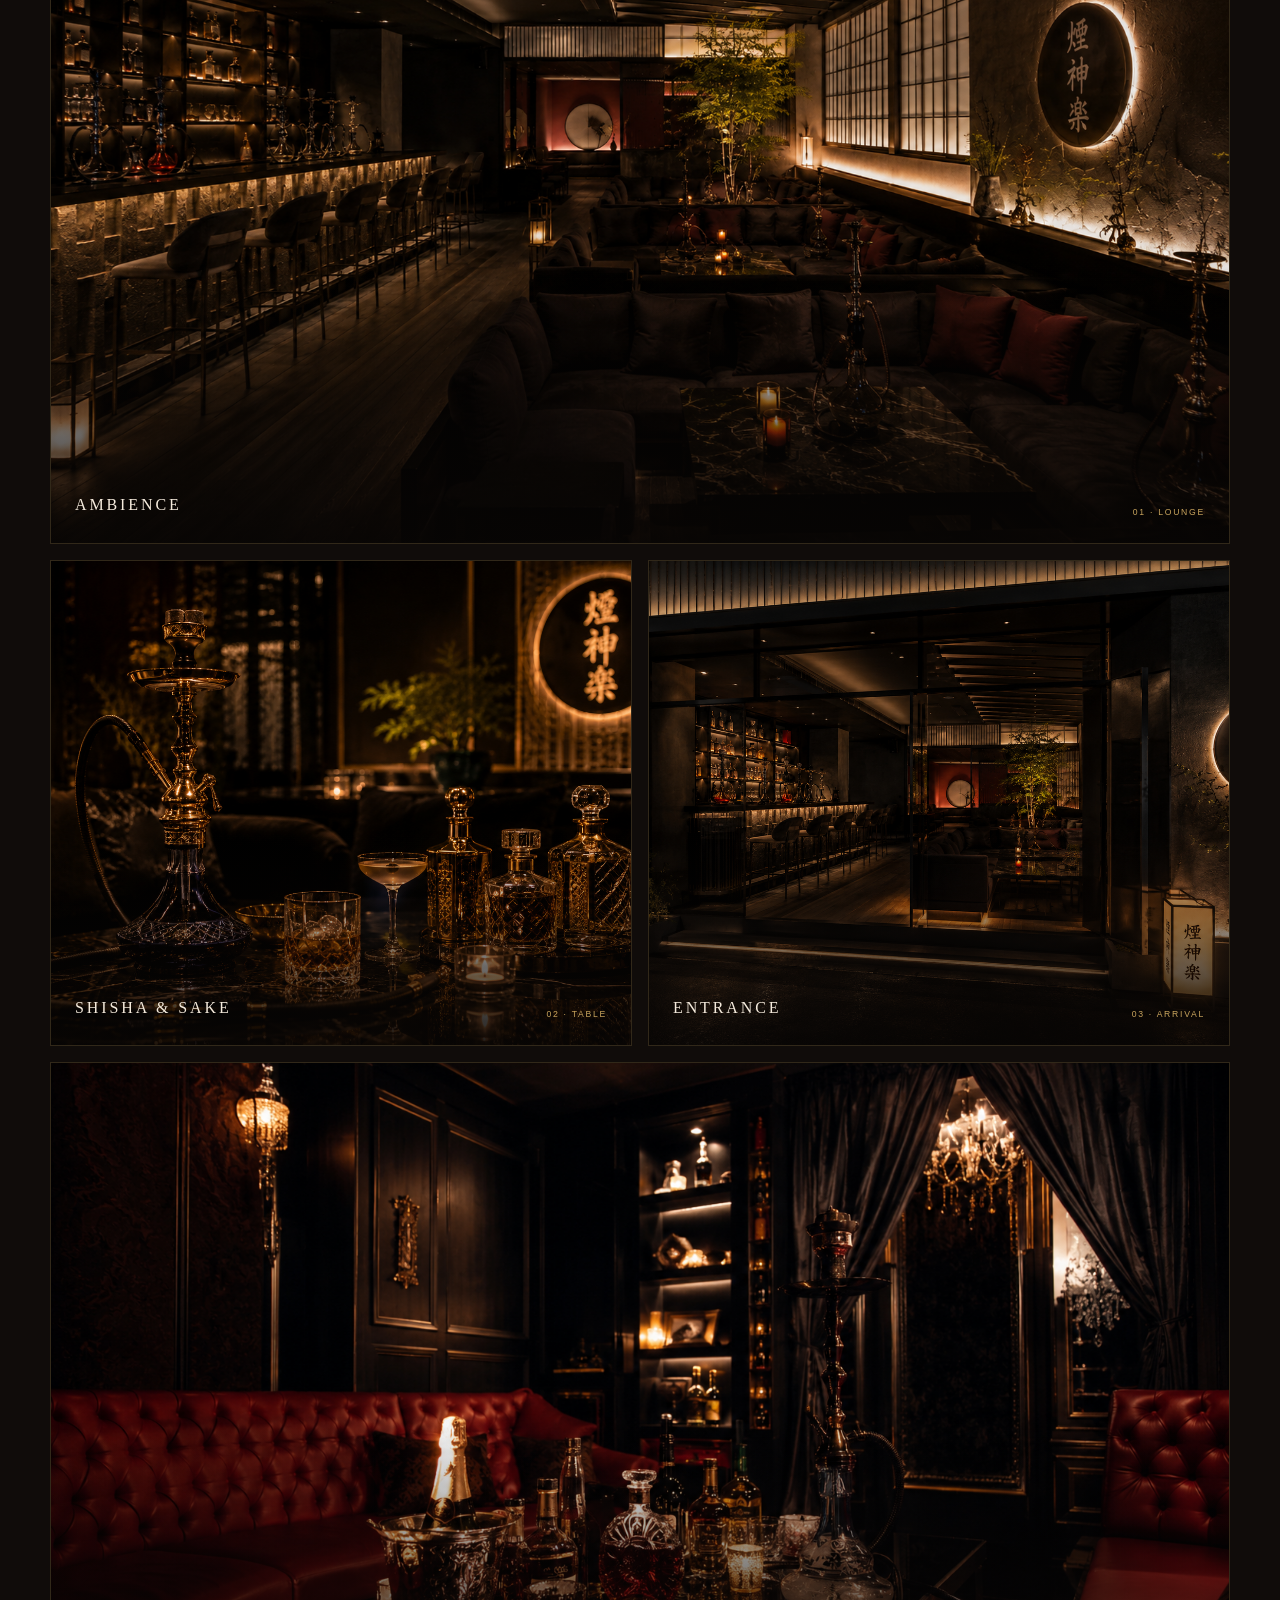
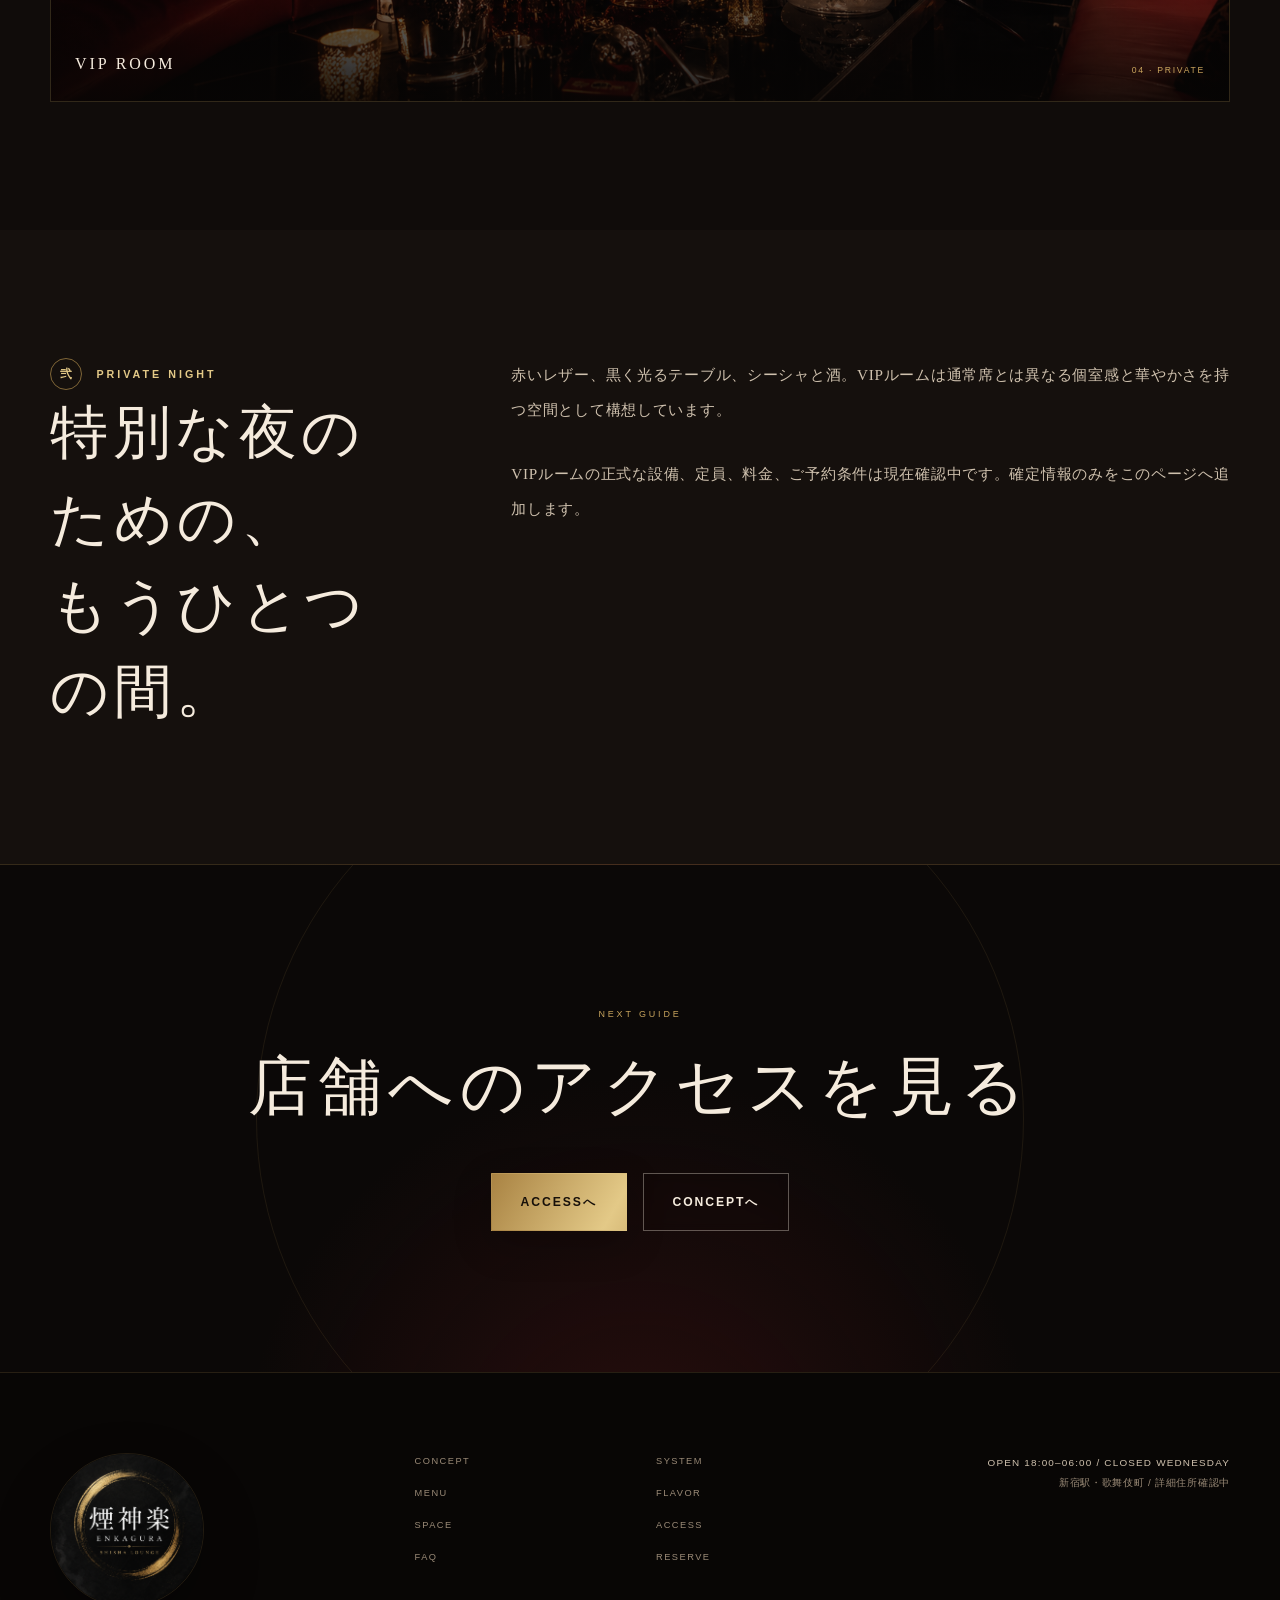
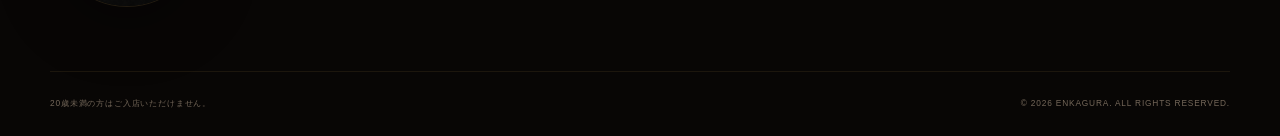
<file: space/index.html>
<!doctype html>
<html lang="ja">
  <head>
    <meta charset="UTF-8" /><meta name="viewport" content="width=device-width, initial-scale=1.0" />
    <meta name="description" content="煙神楽（ENKAGURA）が目指す、黒と金、煙と光が重なる空間のイメージをご紹介します。" />
    <meta name="theme-color" content="#15100d" /><meta property="og:type" content="website" /><meta property="og:locale" content="ja_JP" /><meta property="og:site_name" content="煙神楽 | ENKAGURA" /><meta property="og:title" content="空間 | 煙神楽 ENKAGURA" /><meta property="og:description" content="夜を包む空間。煙神楽のイメージギャラリー。" /><meta property="og:image" content="https://enkagura.vercel.app/images/enkagura-logo.png" />
    <link rel="canonical" href="https://enkagura.vercel.app/space/" /><title>空間 | 煙神楽 ENKAGURA</title>
    <link rel="icon" href="../images/enkagura-logo.png" type="image/png" /><link rel="apple-touch-icon" href="../images/enkagura-logo.png" /><link rel="preload" as="image" href="../images/top-01.png" type="image/png" /><link rel="stylesheet" href="../css/style.css" /><link rel="stylesheet" href="../css/detail.css" /><script src="../js/main.js" defer></script>
  </head>
  <body class="detail-page">
    <a class="skip-link" href="#main-content">本文へ移動</a>
    <header class="site-header" data-header><div class="header-inner"><a class="brand" href="../" aria-label="煙神楽 トップページへ"><img class="brand-logo" src="../images/enkagura-logo.png" alt="" width="1254" height="1254" decoding="async" /><span class="brand-name"><span class="brand-name-ja">煙神楽</span><span class="brand-name-en">ENKAGURA</span></span></a><button class="menu-toggle" type="button" aria-expanded="false" aria-controls="primary-navigation" aria-label="メニューを開く" data-menu-toggle><span></span><span></span></button><nav class="primary-navigation" id="primary-navigation" aria-label="メインナビゲーション" data-navigation><div class="nav-ornament" aria-hidden="true">ENKAGURA</div><ul class="nav-list"><li><a href="../concept/">CONCEPT</a></li><li><a href="../system/">SYSTEM</a></li><li><a href="../menu/">MENU</a></li><li><a href="../flavor/">FLAVOR</a></li><li><a href="../space/" aria-current="page">SPACE</a></li><li><a href="../access/">ACCESS</a></li><li><a href="../faq/">FAQ</a></li></ul><a class="button button-small button-gold nav-reserve" href="../reserve/">RESERVE</a><p class="nav-mobile-note">KABUKICHO · TOKYO</p></nav></div></header>
    <main id="main-content">
      <section class="detail-hero" aria-labelledby="detail-title"><img class="detail-hero-image" src="../images/top-01.png" alt="黒と金を基調とした煙神楽店内のイメージビジュアル" width="1672" height="941" /><div class="detail-hero-inner container"><div class="detail-hero-copy" data-reveal><nav class="breadcrumb" aria-label="パンくずリスト"><a href="../">HOME</a><span>/</span><span>SPACE</span></nav><p class="detail-number">05 · SPACE</p><h1 id="detail-title">夜を包む空間<span class="detail-title-en">AMBIENCE &amp; VIP</span></h1><p class="detail-hero-lead">暗さ、余白、煙、酒、光沢。歌舞伎町の夜に静かな奥行きをつくる、煙神楽の空間イメージです。</p></div></div></section>
      <section class="detail-section"><div class="container">
        <div class="detail-notice" data-reveal><strong>IMAGE NOTE</strong><span>掲載中の写真は煙神楽の目指す世界観を表現したイメージビジュアルです。実店舗写真ではありません。撮影後、順次差し替えます。</span></div>
      </div></section>
      <section class="detail-section"><div class="container">
        <div class="detail-section-heading" data-reveal><div><p class="section-kicker"><span>壱</span> GALLERY</p><h2>光と煙のあいだ</h2></div><p>通常席、シーシャと酒、入口、VIPルーム。それぞれ異なる夜の表情を想定しています。</p></div>
        <div class="detail-gallery">
          <figure data-reveal><img src="../images/top-01.png" alt="黒と金を基調とした店内全体のイメージビジュアル" width="1672" height="941" loading="lazy" decoding="async" /><figcaption><strong>AMBIENCE</strong><span>01 · LOUNGE</span></figcaption></figure>
          <figure data-reveal><img src="../images/top-03.png" alt="シーシャと酒を配したテーブルのイメージビジュアル" width="1672" height="941" loading="lazy" decoding="async" /><figcaption><strong>SHISHA &amp; SAKE</strong><span>02 · TABLE</span></figcaption></figure>
          <figure data-reveal><img src="../images/top-02.png" alt="煙神楽の入口を表現したイメージビジュアル" width="1672" height="941" loading="lazy" decoding="async" /><figcaption><strong>ENTRANCE</strong><span>03 · ARRIVAL</span></figcaption></figure>
          <figure data-reveal><img src="../images/top-04.png" alt="赤いレザーソファを配したVIPルームのイメージビジュアル" width="1536" height="1024" loading="lazy" decoding="async" /><figcaption><strong>VIP ROOM</strong><span>04 · PRIVATE</span></figcaption></figure>
        </div>
      </div></section>
      <section class="detail-section"><div class="container detail-prose"><div data-reveal><p class="section-kicker"><span>弐</span> PRIVATE NIGHT</p><h2>特別な夜のための、<br />もうひとつの間。</h2></div><div class="detail-prose-copy" data-reveal><p>赤いレザー、黒く光るテーブル、シーシャと酒。VIPルームは通常席とは異なる個室感と華やかさを持つ空間として構想しています。</p><p>VIPルームの正式な設備、定員、料金、ご予約条件は現在確認中です。確定情報のみをこのページへ追加します。</p></div></div></section>
      <section class="detail-cta"><div class="container detail-cta-inner" data-reveal><p>NEXT GUIDE</p><h2>店舗へのアクセスを見る</h2><div class="detail-cta-actions"><a class="button button-gold" href="../access/">ACCESSへ</a><a class="button button-outline" href="../concept/">CONCEPTへ</a></div></div></section>
    </main>
    <footer class="site-footer"><div class="container footer-main"><a class="footer-brand" href="../" aria-label="煙神楽 トップページへ"><img class="footer-logo" src="../images/enkagura-logo.png" alt="" width="1254" height="1254" loading="lazy" decoding="async" /></a><nav class="footer-nav" aria-label="フッターナビゲーション"><a href="../concept/">CONCEPT</a><a href="../system/">SYSTEM</a><a href="../menu/">MENU</a><a href="../flavor/">FLAVOR</a><a href="../space/">SPACE</a><a href="../access/">ACCESS</a><a href="../faq/">FAQ</a><a href="../reserve/">RESERVE</a></nav><div class="footer-info"><p>OPEN 18:00–06:00 / CLOSED WEDNESDAY</p><p>新宿駅・歌舞伎町 / 詳細住所確認中</p></div></div><div class="container footer-bottom"><p>20歳未満の方はご入店いただけません。</p><p>&copy; <span data-current-year>2026</span> ENKAGURA. ALL RIGHTS RESERVED.</p></div></footer>
  </body>
</html>
</file>
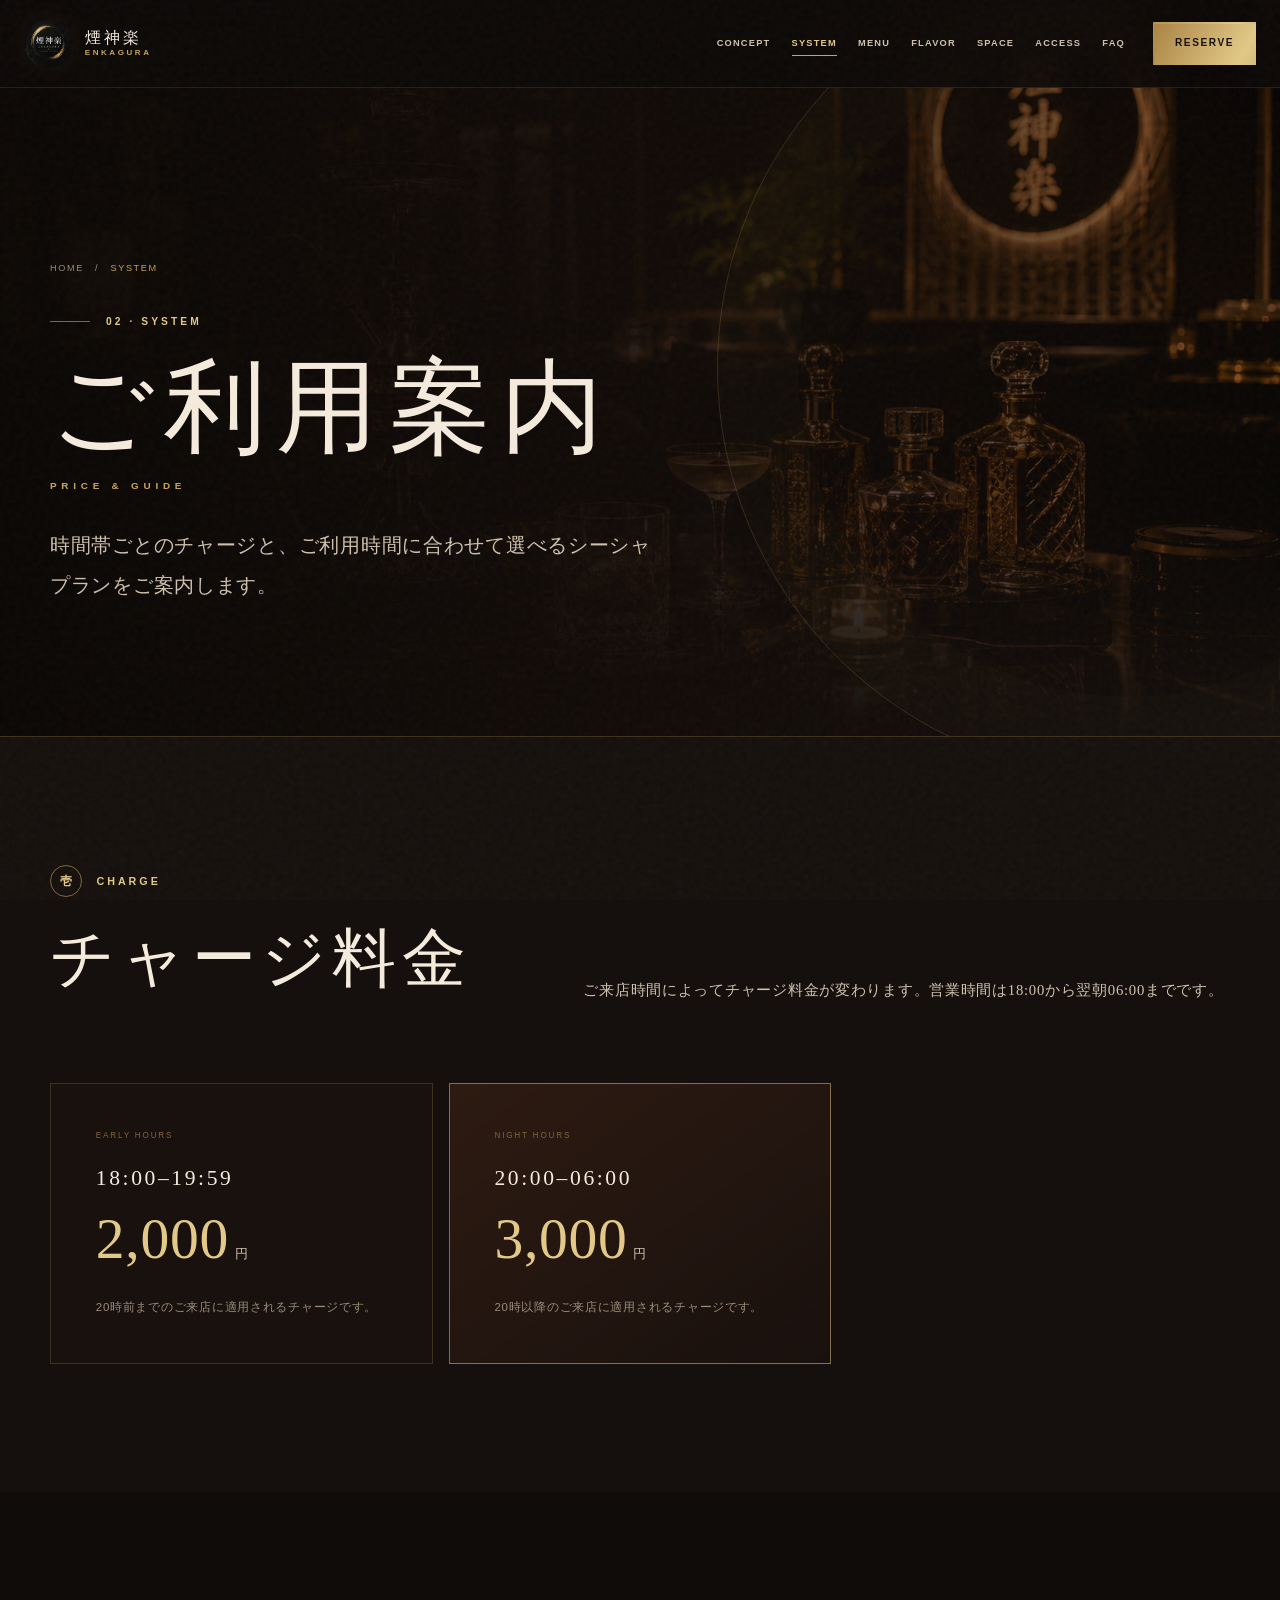
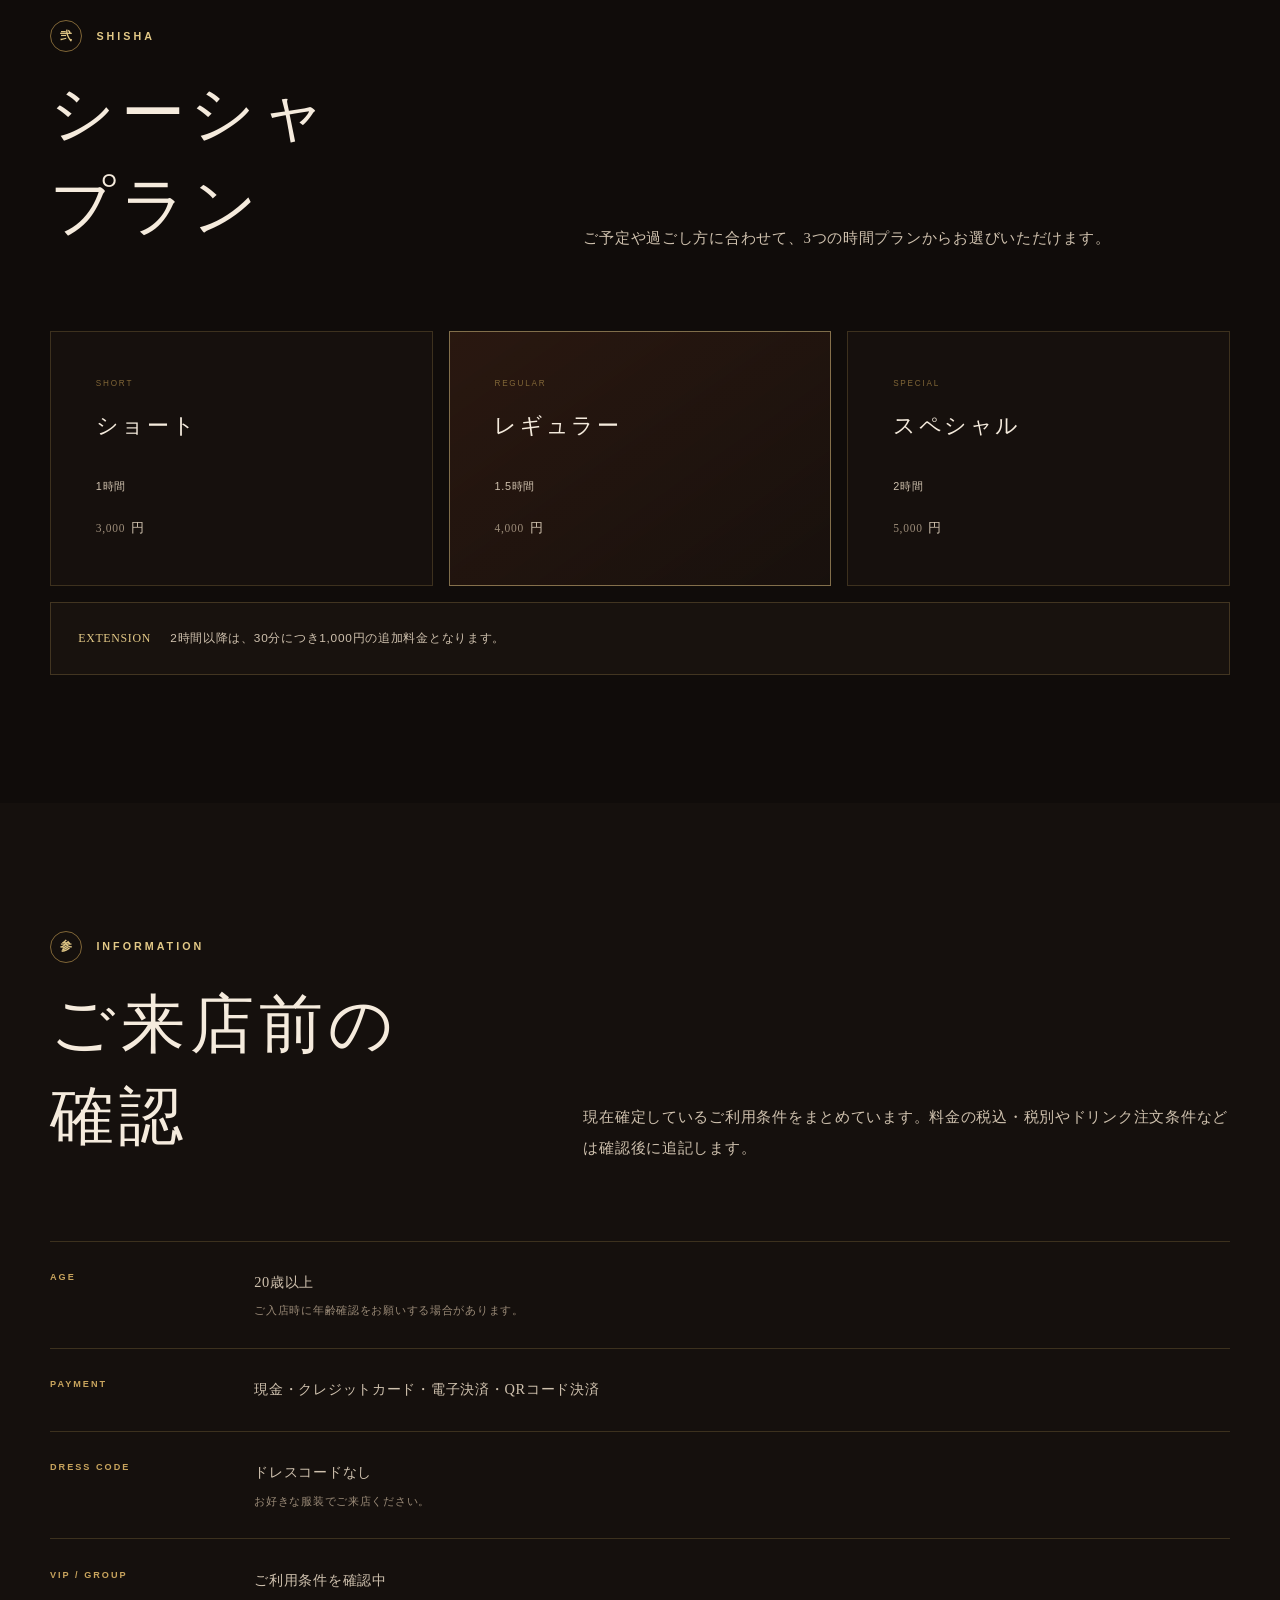
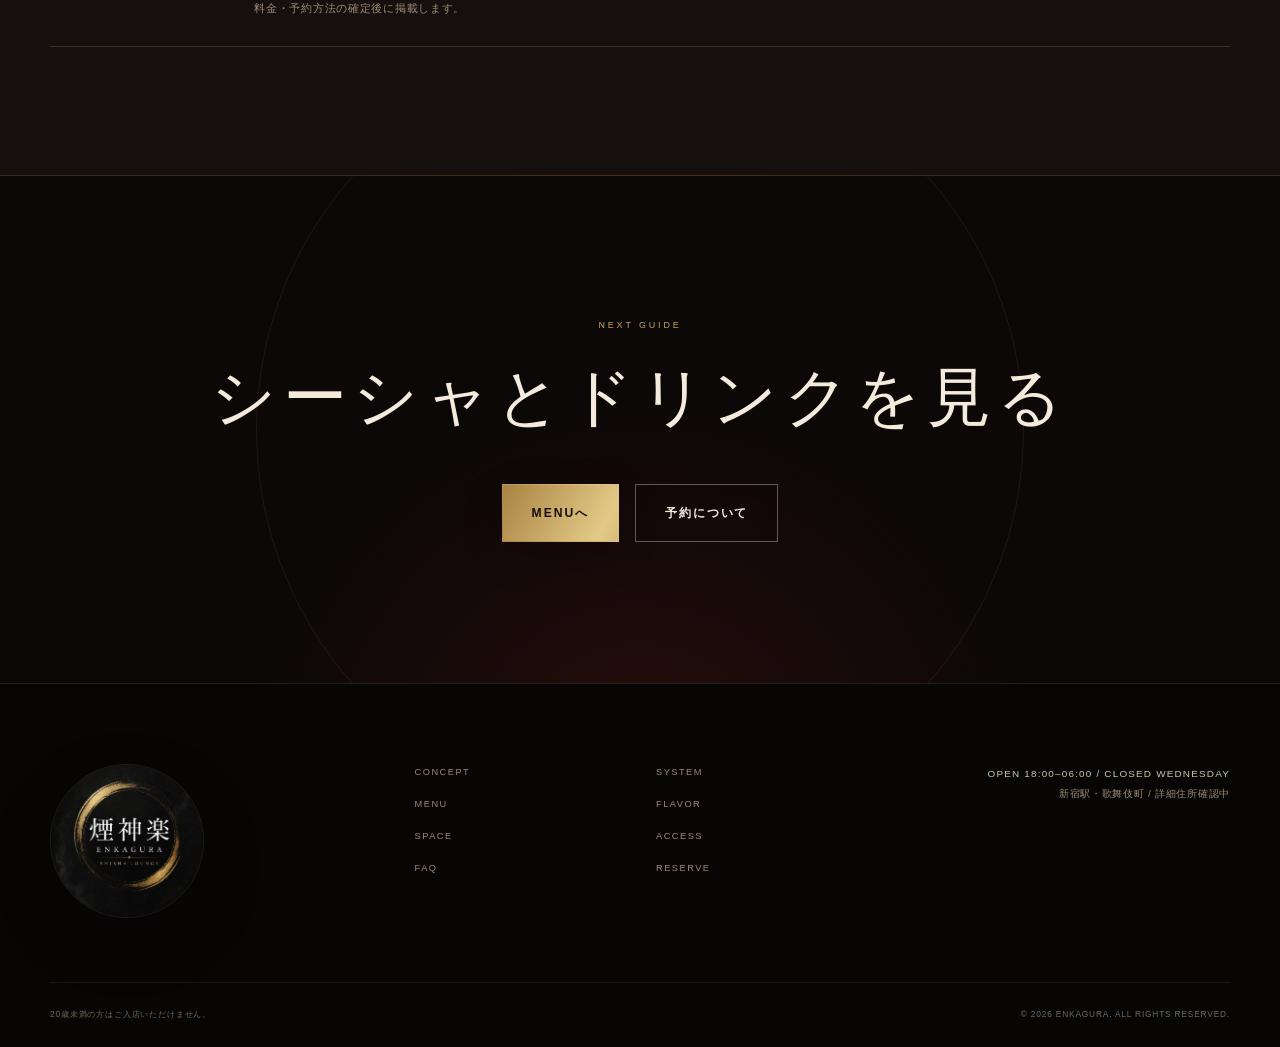
<file: system/index.html>
<!doctype html>
<html lang="ja">
  <head>
    <meta charset="UTF-8" /><meta name="viewport" content="width=device-width, initial-scale=1.0" />
    <meta name="description" content="煙神楽（ENKAGURA）のチャージ、シーシャ料金、ご利用時間、支払い方法などのご利用案内です。" />
    <meta name="theme-color" content="#15100d" /><meta property="og:type" content="website" /><meta property="og:locale" content="ja_JP" /><meta property="og:site_name" content="煙神楽 | ENKAGURA" /><meta property="og:title" content="料金・システム | 煙神楽 ENKAGURA" /><meta property="og:description" content="チャージとシーシャプラン、延長料金などをご案内します。" /><meta property="og:image" content="https://enkagura.vercel.app/images/enkagura-logo.png" />
    <link rel="canonical" href="https://enkagura.vercel.app/system/" /><title>料金・システム | 煙神楽 ENKAGURA</title>
    <link rel="icon" href="../images/enkagura-logo.png" type="image/png" /><link rel="apple-touch-icon" href="../images/enkagura-logo.png" /><link rel="stylesheet" href="../css/style.css" /><link rel="stylesheet" href="../css/detail.css" /><script src="../js/main.js" defer></script>
  </head>
  <body class="detail-page">
    <a class="skip-link" href="#main-content">本文へ移動</a>
    <header class="site-header" data-header><div class="header-inner">
      <a class="brand" href="../" aria-label="煙神楽 トップページへ"><img class="brand-logo" src="../images/enkagura-logo.png" alt="" width="1254" height="1254" decoding="async" /><span class="brand-name"><span class="brand-name-ja">煙神楽</span><span class="brand-name-en">ENKAGURA</span></span></a>
      <button class="menu-toggle" type="button" aria-expanded="false" aria-controls="primary-navigation" aria-label="メニューを開く" data-menu-toggle><span></span><span></span></button>
      <nav class="primary-navigation" id="primary-navigation" aria-label="メインナビゲーション" data-navigation><div class="nav-ornament" aria-hidden="true">ENKAGURA</div><ul class="nav-list"><li><a href="../concept/">CONCEPT</a></li><li><a href="../system/" aria-current="page">SYSTEM</a></li><li><a href="../menu/">MENU</a></li><li><a href="../flavor/">FLAVOR</a></li><li><a href="../space/">SPACE</a></li><li><a href="../access/">ACCESS</a></li><li><a href="../faq/">FAQ</a></li></ul><a class="button button-small button-gold nav-reserve" href="../reserve/">RESERVE</a><p class="nav-mobile-note">KABUKICHO · TOKYO</p></nav>
    </div></header>
    <main id="main-content">
      <section class="detail-hero" aria-labelledby="detail-title"><img class="detail-hero-image" src="../images/top-03.png" alt="シーシャと酒を配したテーブルのイメージビジュアル" width="1672" height="941" /><div class="detail-hero-inner container"><div class="detail-hero-copy" data-reveal><nav class="breadcrumb" aria-label="パンくずリスト"><a href="../">HOME</a><span>/</span><span>SYSTEM</span></nav><p class="detail-number">02 · SYSTEM</p><h1 id="detail-title">ご利用案内<span class="detail-title-en">PRICE &amp; GUIDE</span></h1><p class="detail-hero-lead">時間帯ごとのチャージと、ご利用時間に合わせて選べるシーシャプランをご案内します。</p></div></div></section>
      <section class="detail-section"><div class="container">
        <div class="detail-section-heading" data-reveal><div><p class="section-kicker"><span>壱</span> CHARGE</p><h2>チャージ料金</h2></div><p>ご来店時間によってチャージ料金が変わります。営業時間は18:00から翌朝06:00までです。</p></div>
        <div class="price-grid price-grid-two"><article class="price-card" data-reveal><p class="price-card-label">EARLY HOURS</p><h3>18:00–19:59</h3><p class="price-card-price">2,000<small>円</small></p><p>20時前までのご来店に適用されるチャージです。</p></article><article class="price-card is-featured" data-reveal><p class="price-card-label">NIGHT HOURS</p><h3>20:00–06:00</h3><p class="price-card-price">3,000<small>円</small></p><p>20時以降のご来店に適用されるチャージです。</p></article></div>
      </div></section>
      <section class="detail-section"><div class="container">
        <div class="detail-section-heading" data-reveal><div><p class="section-kicker"><span>弐</span> SHISHA</p><h2>シーシャ<br />プラン</h2></div><p>ご予定や過ごし方に合わせて、3つの時間プランからお選びいただけます。</p></div>
        <div class="price-grid"><article class="price-card" data-reveal><p class="price-card-label">SHORT</p><h3>ショート</h3><p class="price-card-time">1時間</p><p class="price-card-price">3,000<small>円</small></p></article><article class="price-card is-featured" data-reveal><p class="price-card-label">REGULAR</p><h3>レギュラー</h3><p class="price-card-time">1.5時間</p><p class="price-card-price">4,000<small>円</small></p></article><article class="price-card" data-reveal><p class="price-card-label">SPECIAL</p><h3>スペシャル</h3><p class="price-card-time">2時間</p><p class="price-card-price">5,000<small>円</small></p></article></div>
        <div class="detail-notice detail-notice-spaced" data-reveal><strong>EXTENSION</strong><span>2時間以降は、30分につき1,000円の追加料金となります。</span></div>
      </div></section>
      <section class="detail-section"><div class="container">
        <div class="detail-section-heading" data-reveal><div><p class="section-kicker"><span>参</span> INFORMATION</p><h2>ご来店前の<br />確認</h2></div><p>現在確定しているご利用条件をまとめています。料金の税込・税別やドリンク注文条件などは確認後に追記します。</p></div>
        <dl class="info-table" data-reveal><div class="info-row"><dt>AGE</dt><dd>20歳以上<small>ご入店時に年齢確認をお願いする場合があります。</small></dd></div><div class="info-row"><dt>PAYMENT</dt><dd>現金・クレジットカード・電子決済・QRコード決済</dd></div><div class="info-row"><dt>DRESS CODE</dt><dd>ドレスコードなし<small>お好きな服装でご来店ください。</small></dd></div><div class="info-row"><dt>VIP / GROUP</dt><dd>ご利用条件を確認中<small>料金・予約方法の確定後に掲載します。</small></dd></div></dl>
      </div></section>
      <section class="detail-cta"><div class="container detail-cta-inner" data-reveal><p>NEXT GUIDE</p><h2>シーシャとドリンクを見る</h2><div class="detail-cta-actions"><a class="button button-gold" href="../menu/">MENUへ</a><a class="button button-outline" href="../reserve/">予約について</a></div></div></section>
    </main>
    <footer class="site-footer"><div class="container footer-main"><a class="footer-brand" href="../" aria-label="煙神楽 トップページへ"><img class="footer-logo" src="../images/enkagura-logo.png" alt="" width="1254" height="1254" loading="lazy" decoding="async" /></a><nav class="footer-nav" aria-label="フッターナビゲーション"><a href="../concept/">CONCEPT</a><a href="../system/">SYSTEM</a><a href="../menu/">MENU</a><a href="../flavor/">FLAVOR</a><a href="../space/">SPACE</a><a href="../access/">ACCESS</a><a href="../faq/">FAQ</a><a href="../reserve/">RESERVE</a></nav><div class="footer-info"><p>OPEN 18:00–06:00 / CLOSED WEDNESDAY</p><p>新宿駅・歌舞伎町 / 詳細住所確認中</p></div></div><div class="container footer-bottom"><p>20歳未満の方はご入店いただけません。</p><p>&copy; <span data-current-year>2026</span> ENKAGURA. ALL RIGHTS RESERVED.</p></div></footer>
  </body>
</html>
</file>
<file: css/style.css>
@charset "UTF-8";

:root {
  --color-bg: #15100d;
  --color-bg-deep: #0d0a08;
  --color-bg-soft: #1b1410;
  --color-surface: #211813;
  --color-surface-light: #2a1e17;
  --color-text: #f5ebdd;
  --color-text-soft: #cfc1ae;
  --color-muted: #9b8b78;
  --color-gold: #c8a45d;
  --color-gold-light: #e3c987;
  --color-gold-dark: #806637;
  --color-red: #5c1719;
  --color-line: rgba(200, 164, 93, 0.22);
  --font-serif: "Yu Mincho", "YuMincho", "Hiragino Mincho ProN", "Hiragino Mincho Pro", "Noto Serif JP", serif;
  --font-sans: "Helvetica Neue", "Hiragino Kaku Gothic ProN", "Yu Gothic", "Meiryo", sans-serif;
  --container: 1180px;
  --header-height: 88px;
  --section-space: clamp(6rem, 11vw, 10rem);
  --ease-luxury: cubic-bezier(0.22, 1, 0.36, 1);
}

*,
*::before,
*::after {
  box-sizing: border-box;
}

html {
  scroll-behavior: smooth;
  scroll-padding-top: var(--header-height);
}

body {
  min-width: 320px;
  margin: 0;
  overflow-x: hidden;
  color: var(--color-text);
  background:
    radial-gradient(circle at 90% 8%, rgba(100, 52, 27, 0.1), transparent 28rem),
    var(--color-bg);
  font-family: var(--font-sans);
  font-size: 16px;
  line-height: 1.9;
  letter-spacing: 0.045em;
  -webkit-font-smoothing: antialiased;
  color-scheme: dark;
}

body::before {
  position: fixed;
  z-index: 1000;
  inset: 0;
  pointer-events: none;
  content: "";
  opacity: 0.045;
  background-image: url("data:image/svg+xml,%3Csvg viewBox='0 0 180 180' xmlns='http://www.w3.org/2000/svg'%3E%3Cfilter id='n'%3E%3CfeTurbulence type='fractalNoise' baseFrequency='.86' numOctaves='3' stitchTiles='stitch'/%3E%3C/filter%3E%3Crect width='100%25' height='100%25' filter='url(%23n)' opacity='.8'/%3E%3C/svg%3E");
}

body.nav-open {
  overflow: hidden;
}

::selection {
  color: var(--color-bg-deep);
  background: var(--color-gold-light);
}

a {
  color: inherit;
  text-decoration: none;
}

button,
input,
textarea,
select {
  font: inherit;
}

button {
  color: inherit;
}

img,
svg {
  display: block;
  max-width: 100%;
}

h1,
h2,
h3,
p,
figure,
dl,
dd {
  margin: 0;
}

ul,
ol {
  padding: 0;
  margin: 0;
  list-style: none;
}

section[id] {
  scroll-margin-top: var(--header-height);
}

:focus-visible {
  outline: 2px solid var(--color-gold-light);
  outline-offset: 5px;
}

.skip-link {
  position: fixed;
  z-index: 1200;
  top: 1rem;
  left: 1rem;
  padding: 0.65rem 1rem;
  color: var(--color-bg-deep);
  background: var(--color-gold-light);
  font-size: 0.78rem;
  font-weight: 700;
  transform: translateY(-160%);
  transition: transform 0.2s ease;
}

.skip-link:focus {
  transform: translateY(0);
}

.container {
  width: min(calc(100% - 3rem), var(--container));
  margin-inline: auto;
}

.section {
  position: relative;
  padding-block: var(--section-space);
}

.section-kicker,
.eyebrow {
  display: flex;
  align-items: center;
  gap: 0.9rem;
  color: var(--color-gold-light);
  font-size: 0.67rem;
  font-weight: 600;
  line-height: 1.4;
  letter-spacing: 0.28em;
}

.section-kicker span {
  display: grid;
  width: 2rem;
  height: 2rem;
  place-items: center;
  border: 1px solid var(--color-gold-dark);
  border-radius: 50%;
  font-family: var(--font-serif);
  font-size: 0.75rem;
  letter-spacing: 0;
}

.section-heading {
  margin-bottom: clamp(3rem, 6vw, 5rem);
}

.section-heading h2,
.flavor-copy h2,
.access-content h2,
.faq-heading h2 {
  margin-top: 1.1rem;
  font-family: var(--font-serif);
  font-size: clamp(2.3rem, 5vw, 4.6rem);
  font-weight: 400;
  line-height: 1.3;
  letter-spacing: 0.08em;
}

.section-heading-row {
  display: grid;
  grid-template-columns: minmax(0, 1fr) minmax(17rem, 28rem);
  gap: 4rem;
  align-items: end;
}

.section-intro {
  color: var(--color-text-soft);
  font-family: var(--font-serif);
  font-size: 0.98rem;
  line-height: 2.1;
}

.button {
  display: inline-flex;
  min-height: 3.65rem;
  align-items: center;
  justify-content: center;
  gap: 1.6rem;
  padding: 0.8rem 1.8rem;
  border: 1px solid transparent;
  font-size: 0.76rem;
  font-weight: 600;
  line-height: 1;
  letter-spacing: 0.16em;
  transition:
    color 0.4s var(--ease-luxury),
    background-color 0.4s var(--ease-luxury),
    border-color 0.4s var(--ease-luxury),
    transform 0.4s var(--ease-luxury);
}

.button svg {
  width: 1.25rem;
  fill: none;
  stroke: currentColor;
  stroke-linecap: round;
  stroke-linejoin: round;
  stroke-width: 1.4;
  transition: transform 0.4s var(--ease-luxury);
}

.button:hover {
  transform: translateY(-2px);
}

.button:hover svg {
  transform: translateX(0.3rem);
}

.button-gold {
  color: #17100a;
  background: linear-gradient(120deg, #a98343, var(--color-gold-light) 52%, #a98343);
  background-size: 180% 100%;
  box-shadow: 0 0.8rem 2.4rem rgba(0, 0, 0, 0.24);
}

.button-gold:hover {
  background-position: 100% 0;
}

.button-outline {
  border-color: rgba(245, 235, 221, 0.35);
  color: var(--color-text);
  background: rgba(18, 13, 10, 0.15);
  backdrop-filter: blur(5px);
}

.button-outline:hover {
  border-color: var(--color-gold);
  color: var(--color-gold-light);
}

.button-small {
  min-height: 2.7rem;
  padding-inline: 1.3rem;
  font-size: 0.63rem;
}

.section-more-wrap {
  margin-top: 2.4rem;
}

.section-more-center {
  text-align: center;
}

.section-more {
  position: relative;
  display: inline-flex;
  align-items: center;
  gap: 1.2rem;
  padding: 0.8rem 0 0.65rem;
  border-bottom: 1px solid rgba(200, 164, 93, 0.42);
  color: var(--color-text-soft);
  font-family: var(--font-serif);
  font-size: 0.76rem;
  letter-spacing: 0.12em;
  transition: color 0.35s ease, border-color 0.35s ease;
}

.section-more span {
  color: var(--color-gold);
  font-family: var(--font-sans);
  transition: transform 0.35s var(--ease-luxury);
}

.section-more:hover {
  border-color: var(--color-gold-light);
  color: var(--color-gold-light);
}

.section-more:hover span {
  transform: translateX(0.35rem);
}

/* Header */
.site-header {
  position: fixed;
  z-index: 100;
  top: 0;
  right: 0;
  left: 0;
  height: var(--header-height);
  border-bottom: 1px solid transparent;
  transition:
    height 0.5s var(--ease-luxury),
    background-color 0.5s var(--ease-luxury),
    border-color 0.5s var(--ease-luxury),
    backdrop-filter 0.5s var(--ease-luxury);
}

.site-header.is-scrolled {
  height: 72px;
  border-color: rgba(200, 164, 93, 0.14);
  background: rgba(13, 10, 8, 0.88);
  backdrop-filter: blur(18px);
}

.header-inner {
  display: flex;
  width: min(calc(100% - 3rem), 1380px);
  height: 100%;
  align-items: center;
  justify-content: space-between;
  margin-inline: auto;
}

.brand {
  position: relative;
  z-index: 102;
  display: inline-flex;
  align-items: center;
  gap: 0.8rem;
}

.brand-logo {
  display: block;
  width: 3rem;
  height: 3rem;
  border-radius: 50%;
  object-fit: contain;
  filter: drop-shadow(0 0 0.75rem rgba(200, 164, 93, 0.08));
}

.brand-name {
  display: flex;
  flex-direction: column;
  gap: 0.2rem;
}

.brand-name-ja {
  font-family: var(--font-serif);
  font-size: 1rem;
  line-height: 1;
  letter-spacing: 0.2em;
}

.brand-name-en {
  color: var(--color-gold);
  font-size: 0.5rem;
  font-weight: 600;
  line-height: 1;
  letter-spacing: 0.32em;
}

.primary-navigation {
  display: flex;
  align-items: center;
  gap: clamp(1.3rem, 2.2vw, 2.6rem);
}

.nav-list {
  display: flex;
  align-items: center;
  gap: clamp(1rem, 1.65vw, 1.75rem);
}

.nav-list a {
  position: relative;
  display: block;
  padding-block: 0.8rem;
  color: var(--color-text-soft);
  font-size: 0.58rem;
  font-weight: 600;
  line-height: 1;
  letter-spacing: 0.13em;
  transition: color 0.3s ease;
}

.nav-list a::after {
  position: absolute;
  right: 0;
  bottom: 0.3rem;
  left: 0;
  height: 1px;
  background: var(--color-gold);
  content: "";
  transform: scaleX(0);
  transform-origin: right;
  transition: transform 0.35s var(--ease-luxury);
}

.nav-list a:hover {
  color: var(--color-text);
}

.nav-list a:hover::after {
  transform: scaleX(1);
  transform-origin: left;
}

.menu-toggle,
.nav-ornament,
.nav-mobile-note {
  display: none;
}

/* Hero */
.hero {
  position: relative;
  display: grid;
  min-height: max(720px, 100svh);
  overflow: hidden;
  place-items: center;
  isolation: isolate;
  background:
    linear-gradient(90deg, rgba(12, 8, 6, 0.97) 0%, rgba(19, 13, 10, 0.88) 38%, rgba(25, 15, 12, 0.3) 72%, rgba(10, 7, 5, 0.52) 100%),
    url("../images/top-01.png") center / cover no-repeat;
}

.hero::before {
  position: absolute;
  z-index: -1;
  inset: 0;
  background:
    linear-gradient(rgba(200, 164, 93, 0.05) 1px, transparent 1px),
    linear-gradient(90deg, rgba(200, 164, 93, 0.05) 1px, transparent 1px);
  background-size: 8.333vw 8.333vw;
  content: "";
  mask-image: linear-gradient(90deg, transparent 12%, #000 66%, #000 100%);
}

.hero::after {
  position: absolute;
  z-index: 2;
  right: 0;
  bottom: 0;
  left: 0;
  height: 11rem;
  background: linear-gradient(transparent, var(--color-bg));
  content: "";
  pointer-events: none;
}

.hero-atmosphere {
  position: absolute;
  z-index: -1;
  inset: 0;
  overflow: hidden;
}

.hero-glow {
  position: absolute;
  top: 13%;
  right: 7%;
  width: clamp(20rem, 42vw, 42rem);
  aspect-ratio: 1;
  border-radius: 50%;
  background: radial-gradient(circle, rgba(151, 75, 39, 0.27), rgba(90, 38, 24, 0.08) 43%, transparent 70%);
  filter: blur(10px);
  animation: glow-breathe 8s ease-in-out infinite alternate;
}

.hero-ring {
  position: absolute;
  top: 50%;
  right: clamp(-15rem, -7vw, -3rem);
  border: 1px solid rgba(200, 164, 93, 0.22);
  border-radius: 50%;
  transform: translateY(-50%);
}

.hero-ring-outer {
  width: clamp(33rem, 52vw, 55rem);
  aspect-ratio: 1;
}

.hero-ring-inner {
  right: clamp(-11rem, -4vw, 1rem);
  width: clamp(27rem, 42vw, 44rem);
  aspect-ratio: 1;
  border-color: rgba(200, 164, 93, 0.1);
}

.smoke {
  position: absolute;
  opacity: 0.18;
  filter: blur(11px);
}

.smoke path {
  stroke: url("#smoke-gradient");
  stroke: rgba(245, 235, 221, 0.72);
  stroke-width: 21;
  stroke-linecap: round;
}

.smoke-one {
  right: 8%;
  bottom: -12%;
  width: min(38vw, 32rem);
  transform: rotate(8deg);
  animation: smoke-drift-one 14s ease-in-out infinite alternate;
}

.smoke-two {
  right: 28%;
  bottom: -23%;
  width: min(30vw, 25rem);
  opacity: 0.09;
  transform: scaleX(-1) rotate(-6deg);
  animation: smoke-drift-two 18s ease-in-out infinite alternate;
}

.hero-logo {
  position: absolute;
  top: 50%;
  right: clamp(4rem, 15vw, 15rem);
  width: clamp(13rem, 21vw, 21rem);
  aspect-ratio: 1;
  overflow: hidden;
  border: 1px solid rgba(227, 201, 135, 0.55);
  border-radius: 50%;
  background: #0b0a09;
  filter: drop-shadow(0 0 2.5rem rgba(120, 67, 35, 0.18));
  transform: translateY(-50%);
}

.hero-logo img {
  display: block;
  width: 100%;
  height: 100%;
  border-radius: 50%;
  object-fit: contain;
  opacity: 0.86;
}

.hero-content {
  position: relative;
  z-index: 3;
  display: grid;
  grid-template-columns: minmax(0, 1fr) minmax(12rem, 0.55fr);
  align-items: center;
  padding-block: calc(var(--header-height) + 3rem) 8rem;
}

.hero-copy {
  max-width: 44rem;
}

.eyebrow {
  margin-bottom: 1.4rem;
}

.eyebrow span + span {
  position: relative;
  padding-left: 2.8rem;
}

.eyebrow span + span::before {
  position: absolute;
  top: 50%;
  left: 0;
  width: 1.8rem;
  height: 1px;
  background: var(--color-gold-dark);
  content: "";
}

.hero h1 {
  display: flex;
  align-items: flex-end;
  gap: 1.3rem;
  font-weight: 400;
}

.hero-title-ja {
  font-family: var(--font-serif);
  font-size: clamp(4.6rem, 8.2vw, 8rem);
  line-height: 1.02;
  letter-spacing: 0.12em;
  text-shadow: 0 0 2rem rgba(245, 235, 221, 0.06);
}

.hero-title-en {
  padding-bottom: 0.8rem;
  color: var(--color-gold);
  font-size: 0.63rem;
  font-weight: 600;
  line-height: 1;
  letter-spacing: 0.5em;
  writing-mode: vertical-rl;
}

.hero-tagline {
  margin-top: 2rem;
  font-family: var(--font-serif);
  font-size: clamp(1.75rem, 3.1vw, 3.15rem);
  font-weight: 400;
  line-height: 1.55;
  letter-spacing: 0.13em;
}

.hero-description {
  margin-top: 1.5rem;
  color: var(--color-text-soft);
  font-family: var(--font-serif);
  font-size: 0.92rem;
  line-height: 2.1;
}

.hero-actions {
  display: flex;
  gap: 1rem;
  margin-top: 2.6rem;
}

.hero-actions .button {
  min-width: 12.8rem;
}

.hero-side-note {
  position: absolute;
  top: 50%;
  right: 0;
  display: flex;
  align-items: center;
  gap: 1rem;
  color: rgba(245, 235, 221, 0.37);
  font-size: 0.48rem;
  letter-spacing: 0.28em;
  transform: rotate(90deg) translateX(50%);
  transform-origin: right center;
}

.hero-side-line {
  display: block;
  width: 2.5rem;
  height: 1px;
  background: rgba(200, 164, 93, 0.28);
}

.scroll-cue {
  position: absolute;
  z-index: 4;
  bottom: 2rem;
  left: 50%;
  display: flex;
  flex-direction: column;
  align-items: center;
  gap: 0.8rem;
  color: var(--color-muted);
  font-size: 0.47rem;
  letter-spacing: 0.3em;
  transform: translateX(-50%);
}

.scroll-cue i {
  position: relative;
  display: block;
  width: 1px;
  height: 3.2rem;
  overflow: hidden;
  background: rgba(245, 235, 221, 0.16);
}

.scroll-cue i::after {
  position: absolute;
  top: -100%;
  left: 0;
  width: 100%;
  height: 70%;
  background: var(--color-gold-light);
  content: "";
  animation: scroll-line 2.4s ease-in-out infinite;
}

/* Lead cards */
.lead-section {
  position: relative;
  z-index: 5;
  padding-block: 0 clamp(4.5rem, 8vw, 7rem);
  margin-top: -1rem;
}

.lead-grid {
  display: grid;
  grid-template-columns: repeat(3, 1fr);
  border-top: 1px solid var(--color-line);
  border-bottom: 1px solid var(--color-line);
}

.lead-card {
  position: relative;
  display: grid;
  min-height: 9.5rem;
  grid-template-columns: auto 1fr auto;
  gap: 1.4rem;
  align-items: center;
  padding: 1.7rem clamp(1.2rem, 2.5vw, 2.3rem);
  overflow: hidden;
  transition: background-color 0.4s var(--ease-luxury);
}

.lead-card + .lead-card {
  border-left: 1px solid var(--color-line);
}

.lead-card::before {
  position: absolute;
  inset: 0;
  background: linear-gradient(115deg, rgba(200, 164, 93, 0.1), transparent 65%);
  content: "";
  opacity: 0;
  transform: translateX(-30%);
  transition:
    opacity 0.5s ease,
    transform 0.5s var(--ease-luxury);
}

.lead-card:hover::before {
  opacity: 1;
  transform: translateX(0);
}

.lead-number {
  align-self: start;
  padding-top: 0.2rem;
  color: var(--color-gold);
  font-family: var(--font-serif);
  font-size: 0.66rem;
}

.lead-content {
  position: relative;
  display: flex;
  flex-direction: column;
  gap: 0.5rem;
}

.lead-title {
  font-family: var(--font-serif);
  font-size: 1.18rem;
  letter-spacing: 0.18em;
}

.lead-description {
  color: var(--color-muted);
  font-size: 0.69rem;
  letter-spacing: 0.08em;
}

.lead-card svg {
  position: relative;
  width: 1.4rem;
  fill: none;
  stroke: var(--color-gold);
  stroke-linecap: round;
  stroke-width: 1.2;
  transition: transform 0.4s var(--ease-luxury);
}

.lead-card:hover svg {
  transform: translateX(0.35rem);
}

/* Concept */
.concept-section {
  overflow: hidden;
}

.section-orbit {
  position: absolute;
  width: 40rem;
  aspect-ratio: 1;
  border: 1px solid rgba(200, 164, 93, 0.08);
  border-radius: 50%;
}

.section-orbit::after {
  position: absolute;
  inset: 3rem;
  border: 1px solid rgba(200, 164, 93, 0.05);
  border-radius: 50%;
  content: "";
}

.orbit-left {
  top: 9rem;
  left: -30rem;
}

.concept-layout {
  display: grid;
  grid-template-columns: minmax(0, 1.12fr) minmax(18rem, 0.88fr);
  gap: clamp(3rem, 8vw, 8rem);
  align-items: center;
}

.concept-visual {
  position: relative;
  min-height: clamp(30rem, 52vw, 45rem);
  overflow: hidden;
  border: 1px solid rgba(200, 164, 93, 0.18);
  background:
    radial-gradient(circle at 54% 34%, rgba(139, 68, 36, 0.26), transparent 22%),
    linear-gradient(145deg, #24150f, #0c0907 70%);
  box-shadow: 0 2rem 6rem rgba(0, 0, 0, 0.28);
}

.concept-visual::before,
.concept-visual::after {
  position: absolute;
  content: "";
}

.concept-visual::before {
  z-index: 2;
  top: 3.5rem;
  right: 3.5rem;
  bottom: 3.5rem;
  left: 3.5rem;
  border: 1px solid rgba(200, 164, 93, 0.12);
}

.concept-visual::after {
  z-index: 2;
  right: -8rem;
  bottom: -9rem;
  width: 27rem;
  aspect-ratio: 1;
  border: 1px solid rgba(200, 164, 93, 0.14);
  border-radius: 50%;
  box-shadow: inset 0 0 4rem rgba(120, 50, 28, 0.12);
}

.concept-photo {
  position: absolute;
  inset: 0;
  width: 100%;
  height: 100%;
  object-fit: cover;
  object-position: 58% center;
  transition: transform 1.2s var(--ease-luxury);
}

.concept-visual:hover .concept-photo {
  transform: scale(1.025);
}

.concept-visual-shade {
  position: absolute;
  z-index: 1;
  inset: 0;
  background:
    linear-gradient(180deg, rgba(8, 6, 5, 0.18), rgba(8, 6, 5, 0.62)),
    radial-gradient(circle at 50% 46%, transparent 8%, rgba(8, 6, 5, 0.44) 76%);
}

.concept-visual-glow {
  position: absolute;
  top: 20%;
  left: 50%;
  width: 18rem;
  height: 26rem;
  background: rgba(111, 54, 32, 0.2);
  filter: blur(3.5rem);
  transform: translateX(-50%);
}

.concept-moon {
  position: absolute;
  top: 12%;
  left: 50%;
  width: min(42%, 15rem);
  aspect-ratio: 1;
  border: 1px solid rgba(227, 201, 135, 0.4);
  border-radius: 50%;
  background: radial-gradient(circle at 43% 38%, rgba(227, 201, 135, 0.14), transparent 65%);
  box-shadow: 0 0 4rem rgba(200, 164, 93, 0.08);
  transform: translateX(-50%);
}

.concept-smoke span {
  position: absolute;
  bottom: -5rem;
  left: 50%;
  display: block;
  width: 6rem;
  height: 36rem;
  border: 1.8rem solid rgba(245, 235, 221, 0.08);
  border-right-color: transparent;
  border-bottom-color: transparent;
  border-radius: 50%;
  filter: blur(8px);
  transform: translateX(-50%) rotate(11deg);
}

.concept-smoke span:nth-child(2) {
  bottom: -7rem;
  left: 37%;
  height: 31rem;
  opacity: 0.65;
  transform: rotate(-16deg);
}

.concept-smoke span:nth-child(3) {
  bottom: -10rem;
  left: 61%;
  height: 38rem;
  opacity: 0.5;
  transform: rotate(23deg);
}

.concept-visual-copy {
  position: absolute;
  z-index: 3;
  top: 50%;
  left: 50%;
  display: flex;
  flex-direction: column;
  align-items: center;
  color: var(--color-gold);
  font-size: 0.52rem;
  line-height: 1;
  letter-spacing: 0.36em;
  transform: translate(-50%, -50%);
}

.concept-visual-copy strong {
  margin: 1.2rem 0 1.4rem;
  color: var(--color-text);
  font-family: var(--font-serif);
  font-size: clamp(4rem, 9vw, 7rem);
  font-weight: 400;
  line-height: 1;
  letter-spacing: 0.05em;
}

.concept-frame-label {
  position: absolute;
  z-index: 3;
  bottom: 1.1rem;
  left: 3.5rem;
  color: rgba(227, 201, 135, 0.48);
  font-size: 0.48rem;
  letter-spacing: 0.28em;
}

.concept-lead {
  margin-bottom: 2rem;
  color: var(--color-text);
  font-family: var(--font-serif);
  font-size: clamp(1.35rem, 2.1vw, 1.9rem);
  line-height: 2;
  letter-spacing: 0.08em;
}

.concept-copy > p:not(.concept-lead) {
  margin-top: 1.5rem;
  color: var(--color-text-soft);
  font-size: 0.88rem;
  line-height: 2.25;
}

.concept-signature {
  display: flex;
  align-items: center;
  gap: 1rem;
  margin-top: 2.7rem;
  color: var(--color-gold);
}

.concept-signature span {
  width: 4rem;
  height: 1px;
  background: var(--color-gold-dark);
}

.concept-signature em {
  font-family: var(--font-serif);
  font-size: 0.62rem;
  font-style: normal;
  letter-spacing: 0.3em;
}

.experience-grid {
  display: grid;
  grid-template-columns: repeat(3, 1fr);
  margin-top: clamp(5rem, 10vw, 9rem);
  border-top: 1px solid var(--color-line);
  border-bottom: 1px solid var(--color-line);
}

.experience-item {
  position: relative;
  min-height: 22rem;
  padding: 3rem clamp(1.8rem, 3.6vw, 3.4rem);
}

.experience-item + .experience-item {
  border-left: 1px solid var(--color-line);
}

.experience-icon {
  display: grid;
  width: 3.8rem;
  height: 3.8rem;
  place-items: center;
  border: 1px solid rgba(200, 164, 93, 0.35);
  border-radius: 50%;
  color: var(--color-gold-light);
  font-family: var(--font-serif);
  font-size: 1.2rem;
}

.experience-en {
  margin-top: 2rem;
  color: var(--color-gold);
  font-size: 0.54rem;
  font-weight: 600;
  letter-spacing: 0.28em;
}

.experience-item h3 {
  margin-top: 0.5rem;
  font-family: var(--font-serif);
  font-size: 1.35rem;
  font-weight: 400;
  letter-spacing: 0.1em;
}

.experience-item > p:last-child {
  margin-top: 1.3rem;
  color: var(--color-muted);
  font-size: 0.78rem;
  line-height: 2;
}

/* System */
.system-section {
  background:
    linear-gradient(rgba(200, 164, 93, 0.035) 1px, transparent 1px),
    linear-gradient(90deg, rgba(200, 164, 93, 0.035) 1px, transparent 1px),
    #100c0a;
  background-size: 5rem 5rem;
}

.notice {
  display: flex;
  gap: 1.2rem;
  align-items: center;
  padding: 1.2rem 1.4rem;
  margin-bottom: 2rem;
  border: 1px solid rgba(200, 164, 93, 0.25);
  background: rgba(200, 164, 93, 0.055);
}

.notice-mark {
  display: grid;
  width: 2rem;
  height: 2rem;
  flex: 0 0 auto;
  place-items: center;
  border: 1px solid var(--color-gold-dark);
  border-radius: 50%;
  color: var(--color-gold-light);
  font-family: var(--font-serif);
  font-size: 0.8rem;
}

.notice p {
  color: var(--color-muted);
  font-size: 0.72rem;
  line-height: 1.75;
}

.notice strong {
  margin-right: 1rem;
  color: var(--color-gold-light);
  font-size: 0.7rem;
  letter-spacing: 0.14em;
}

.system-grid {
  display: grid;
  grid-template-columns: repeat(3, 1fr);
  gap: 1rem;
}

.system-card {
  position: relative;
  min-height: 24rem;
  padding: clamp(2rem, 4vw, 3.2rem);
  border: 1px solid rgba(200, 164, 93, 0.17);
  background: rgba(29, 21, 16, 0.78);
  transition:
    border-color 0.4s ease,
    transform 0.5s var(--ease-luxury),
    background-color 0.4s ease;
}

.system-card:hover {
  border-color: rgba(200, 164, 93, 0.45);
  background: rgba(35, 25, 19, 0.95);
  transform: translateY(-0.35rem);
}

.system-card-featured {
  border-color: rgba(200, 164, 93, 0.44);
  background:
    radial-gradient(circle at 100% 0, rgba(117, 57, 31, 0.2), transparent 55%),
    rgba(35, 25, 19, 0.92);
}

.system-card-en {
  color: var(--color-gold);
  font-size: 0.55rem;
  font-weight: 600;
  letter-spacing: 0.28em;
}

.system-card h3 {
  margin-top: 1rem;
  font-family: var(--font-serif);
  font-size: 1.45rem;
  font-weight: 400;
  letter-spacing: 0.08em;
}

.system-price {
  padding-block: 2.2rem 1.6rem;
  margin-top: 2rem;
  border-top: 1px solid rgba(200, 164, 93, 0.15);
  border-bottom: 1px solid rgba(200, 164, 93, 0.15);
  color: var(--color-gold-light);
  font-family: var(--font-serif);
  font-size: clamp(1.45rem, 2.4vw, 2rem);
  letter-spacing: 0.08em;
}

.system-rate-list {
  margin-top: 2rem;
  border-top: 1px solid rgba(200, 164, 93, 0.15);
  border-bottom: 1px solid rgba(200, 164, 93, 0.15);
}

.system-rate-list > div {
  display: flex;
  min-height: 4.2rem;
  align-items: center;
  justify-content: space-between;
  gap: 1rem;
  padding-block: 0.75rem;
}

.system-rate-list > div + div {
  border-top: 1px solid rgba(200, 164, 93, 0.12);
}

.system-rate-list span {
  color: var(--color-text-soft);
  font-family: var(--font-serif);
  font-size: 0.74rem;
  letter-spacing: 0.08em;
}

.system-rate-list span small {
  margin-left: 0.5rem;
  color: var(--color-muted);
  font-family: var(--font-sans);
  font-size: 0.62rem;
}

.system-rate-list strong {
  flex: 0 0 auto;
  color: var(--color-gold-light);
  font-family: var(--font-serif);
  font-size: clamp(1.25rem, 2.1vw, 1.7rem);
  font-weight: 400;
  line-height: 1;
  letter-spacing: 0.05em;
}

.system-rate-list strong small {
  margin-left: 0.2rem;
  font-size: 0.65rem;
}

.system-rate-list-compact > div {
  min-height: 3.35rem;
}

.system-card > p:last-child {
  margin-top: 1.5rem;
  color: var(--color-muted);
  font-size: 0.77rem;
  line-height: 1.9;
}

.system-card-label {
  position: absolute;
  top: 1.2rem;
  right: 1.2rem;
  color: var(--color-gold-dark);
  font-size: 0.43rem;
  letter-spacing: 0.18em;
  writing-mode: vertical-rl;
}

.visit-flow {
  display: grid;
  grid-template-columns: repeat(3, 1fr);
  margin-top: clamp(3.5rem, 7vw, 6rem);
}

.visit-flow li {
  display: grid;
  grid-template-columns: auto 1fr;
  gap: 1.3rem;
  padding-right: 2.5rem;
}

.visit-flow li + li {
  padding-left: 2.5rem;
  border-left: 1px solid var(--color-line);
}

.visit-flow li > span {
  color: var(--color-gold);
  font-family: var(--font-serif);
  font-size: 0.64rem;
}

.visit-flow h3 {
  font-family: var(--font-serif);
  font-size: 1.05rem;
  font-weight: 400;
  line-height: 1.4;
  letter-spacing: 0.1em;
}

.visit-flow p {
  margin-top: 0.8rem;
  color: var(--color-muted);
  font-size: 0.72rem;
  line-height: 1.9;
}

/* Menu */
.menu-section {
  overflow: hidden;
}

.menu-backdrop {
  position: absolute;
  top: 4rem;
  left: 50%;
  color: rgba(200, 164, 93, 0.025);
  font-family: var(--font-serif);
  font-size: clamp(12rem, 30vw, 30rem);
  line-height: 1;
  letter-spacing: 0.03em;
  transform: translateX(-50%);
  user-select: none;
}

.section-heading-centered {
  position: relative;
  max-width: 42rem;
  margin-inline: auto;
  text-align: center;
}

.section-heading-centered .section-kicker {
  justify-content: center;
}

.section-heading-centered > p:last-child {
  margin-top: 1.4rem;
  color: var(--color-muted);
  font-size: 0.8rem;
}

.menu-grid {
  position: relative;
  display: grid;
  grid-template-columns: repeat(2, 1fr);
  gap: 1px;
  border: 1px solid var(--color-line);
  background: var(--color-line);
}

.menu-card {
  display: flex;
  min-height: 26rem;
  flex-direction: column;
  justify-content: space-between;
  padding: clamp(2rem, 4.5vw, 4rem);
  background: var(--color-bg);
  transition: background-color 0.5s var(--ease-luxury);
}

.menu-card:hover {
  background: var(--color-surface);
}

.menu-card-top {
  display: flex;
  align-items: flex-start;
  justify-content: space-between;
}

.menu-symbol {
  display: grid;
  width: 4.5rem;
  height: 4.5rem;
  place-items: center;
  border: 1px solid rgba(200, 164, 93, 0.22);
  border-radius: 50%;
  color: var(--color-gold-light);
  font-family: var(--font-serif);
  font-size: 1.45rem;
  transition:
    color 0.4s ease,
    border-color 0.4s ease,
    transform 0.6s var(--ease-luxury);
}

.menu-card:hover .menu-symbol {
  border-color: var(--color-gold);
  transform: rotate(12deg);
}

.menu-card-top p {
  color: var(--color-gold-dark);
  font-family: var(--font-serif);
  font-size: 0.63rem;
}

.menu-card-en {
  color: var(--color-gold);
  font-size: 0.55rem;
  font-weight: 600;
  letter-spacing: 0.28em;
}

.menu-card h3 {
  margin-top: 0.6rem;
  font-family: var(--font-serif);
  font-size: 1.8rem;
  font-weight: 400;
  letter-spacing: 0.1em;
}

.menu-card div > p:last-child {
  max-width: 27rem;
  margin-top: 1.2rem;
  color: var(--color-muted);
  font-size: 0.8rem;
  line-height: 2;
}

.menu-status {
  display: flex;
  align-items: center;
  gap: 1rem;
  color: rgba(200, 164, 93, 0.5);
  font-size: 0.48rem;
  letter-spacing: 0.22em;
}

.menu-status::before {
  width: 2.8rem;
  height: 1px;
  background: var(--color-gold-dark);
  content: "";
}

/* Flavor */
.flavor-section {
  overflow: hidden;
  background:
    radial-gradient(circle at 75% 50%, rgba(94, 40, 27, 0.15), transparent 29rem),
    var(--color-bg-deep);
}

.flavor-layout {
  display: grid;
  grid-template-columns: minmax(17rem, 0.74fr) minmax(32rem, 1.26fr);
  gap: clamp(3rem, 8vw, 8rem);
  align-items: center;
}

.flavor-copy h2 {
  margin-bottom: 2rem;
}

.flavor-copy > p:not(.section-kicker, .flavor-note) {
  color: var(--color-text-soft);
  font-family: var(--font-serif);
  font-size: 0.92rem;
  line-height: 2.2;
}

.flavor-note {
  margin-top: 2rem;
  color: var(--color-muted);
  font-size: 0.66rem;
  line-height: 1.8;
}

.flavor-compass {
  position: relative;
  width: min(100%, 38rem);
  aspect-ratio: 1;
  margin-inline: auto;
  border: 1px solid rgba(200, 164, 93, 0.2);
  border-radius: 50%;
  background: radial-gradient(circle, rgba(71, 31, 22, 0.26), transparent 56%);
}

.flavor-compass::before,
.flavor-compass::after {
  position: absolute;
  top: 50%;
  left: 50%;
  content: "";
  background: rgba(200, 164, 93, 0.14);
  transform: translate(-50%, -50%);
}

.flavor-compass::before {
  width: 83%;
  height: 1px;
}

.flavor-compass::after {
  width: 1px;
  height: 83%;
}

.compass-center {
  position: absolute;
  z-index: 2;
  top: 50%;
  left: 50%;
  display: flex;
  width: 11rem;
  aspect-ratio: 1;
  flex-direction: column;
  align-items: center;
  justify-content: center;
  border: 1px solid rgba(227, 201, 135, 0.36);
  border-radius: 50%;
  background: rgba(22, 15, 12, 0.9);
  box-shadow: 0 0 4rem rgba(104, 49, 29, 0.2);
  transform: translate(-50%, -50%);
}

.compass-center span {
  color: var(--color-gold-dark);
  font-size: 0.45rem;
  line-height: 1;
  letter-spacing: 0.28em;
}

.compass-center strong {
  margin: 0.7rem 0;
  font-family: var(--font-serif);
  font-size: 1.2rem;
  font-weight: 400;
  line-height: 1;
  letter-spacing: 0.18em;
}

.flavor-point {
  position: absolute;
  width: 11rem;
  text-align: center;
}

.flavor-point span {
  color: var(--color-gold-dark);
  font-family: var(--font-serif);
  font-size: 0.55rem;
}

.flavor-point h3 {
  margin-top: 0.1rem;
  color: var(--color-gold-light);
  font-family: var(--font-serif);
  font-size: 1rem;
  font-weight: 400;
  line-height: 1.4;
  letter-spacing: 0.2em;
}

.flavor-point p {
  color: var(--color-muted);
  font-size: 0.65rem;
  line-height: 1.5;
}

.flavor-rich {
  top: 8%;
  left: 50%;
  transform: translateX(-50%);
}

.flavor-sweet {
  top: 50%;
  right: -3%;
  transform: translateY(-50%);
}

.flavor-fresh {
  bottom: 8%;
  left: 50%;
  transform: translateX(-50%);
}

.flavor-spice {
  top: 50%;
  left: -3%;
  transform: translateY(-50%);
}

/* Space */
.space-section {
  background: var(--color-bg-soft);
}

.gallery-grid {
  display: grid;
  grid-template-columns: repeat(2, 1fr);
  gap: 1.2rem;
}

.gallery-card {
  position: relative;
  min-height: clamp(21rem, 38vw, 30rem);
  overflow: hidden;
  border: 1px solid rgba(200, 164, 93, 0.16);
  background: #100b09;
}

.gallery-card-wide {
  grid-column: span 2;
  min-height: clamp(25rem, 49vw, 38rem);
}

.gallery-image {
  position: absolute;
  inset: 0;
  width: 100%;
  height: 100%;
  object-fit: cover;
  transition: transform 1s var(--ease-luxury);
}

.gallery-card:hover .gallery-image {
  transform: scale(1.035);
}

.gallery-card::after {
  position: absolute;
  z-index: 1;
  inset: 0;
  background: linear-gradient(180deg, rgba(7, 5, 4, 0.05) 46%, rgba(7, 5, 4, 0.58) 100%);
  content: "";
  pointer-events: none;
}

.gallery-ambience .gallery-image {
  object-position: center;
}

.gallery-shisha .gallery-image {
  object-position: 46% center;
}

.gallery-detail .gallery-image {
  object-position: 63% center;
}

.gallery-vip .gallery-image {
  object-position: center 54%;
}

.gallery-card figcaption {
  position: absolute;
  z-index: 2;
  right: 0;
  bottom: 0;
  left: 0;
  display: flex;
  gap: 1.2rem;
  align-items: center;
  padding: 1.5rem 1.8rem;
  background: linear-gradient(transparent, rgba(7, 5, 4, 0.95));
}

.gallery-card figcaption > span {
  color: var(--color-gold);
  font-family: var(--font-serif);
  font-size: 0.6rem;
}

.gallery-card figcaption div {
  display: flex;
  flex-direction: column;
}

.gallery-card figcaption strong {
  font-family: var(--font-serif);
  font-size: 0.9rem;
  font-weight: 400;
  line-height: 1.4;
  letter-spacing: 0.2em;
}

.gallery-card figcaption small {
  color: var(--color-muted);
  font-size: 0.6rem;
}

.gallery-status {
  display: flex;
  align-items: center;
  justify-content: flex-end;
  gap: 1rem;
  margin-top: 1.3rem;
  color: var(--color-gold-dark);
  font-size: 0.47rem;
  letter-spacing: 0.24em;
}

.gallery-status span {
  width: 3rem;
  height: 1px;
  background: var(--color-gold-dark);
}

/* Access */
.access-section {
  overflow: hidden;
}

.access-section::before {
  position: absolute;
  top: 20%;
  left: -12rem;
  width: 30rem;
  aspect-ratio: 1;
  border: 1px solid rgba(200, 164, 93, 0.06);
  border-radius: 50%;
  content: "";
}

.access-layout {
  display: grid;
  grid-template-columns: minmax(19rem, 0.8fr) minmax(30rem, 1.2fr);
  gap: clamp(4rem, 9vw, 9rem);
  align-items: center;
}

.access-lead {
  margin-top: 2rem;
  color: var(--color-text-soft);
  font-family: var(--font-serif);
  font-size: 0.9rem;
  line-height: 2.1;
}

.access-list {
  margin-top: 3rem;
  border-top: 1px solid var(--color-line);
}

.access-list > div {
  display: grid;
  grid-template-columns: 7rem 1fr;
  gap: 1.5rem;
  padding-block: 1.4rem;
  border-bottom: 1px solid var(--color-line);
}

.access-list dt {
  color: var(--color-gold);
  font-size: 0.53rem;
  font-weight: 600;
  letter-spacing: 0.22em;
}

.access-list dd {
  font-family: var(--font-serif);
  font-size: 0.88rem;
  line-height: 1.7;
}

.access-list dd span {
  color: var(--color-muted);
  font-family: var(--font-sans);
  font-size: 0.68rem;
}

.map-placeholder {
  position: relative;
  min-height: clamp(28rem, 50vw, 39rem);
  overflow: hidden;
  border: 1px solid rgba(200, 164, 93, 0.22);
  background:
    linear-gradient(25deg, transparent 47%, rgba(200, 164, 93, 0.05) 48%, rgba(200, 164, 93, 0.05) 52%, transparent 53%),
    #110d0b;
}

.map-grid {
  position: absolute;
  inset: 0;
  opacity: 0.65;
  background:
    linear-gradient(rgba(200, 164, 93, 0.08) 1px, transparent 1px),
    linear-gradient(90deg, rgba(200, 164, 93, 0.08) 1px, transparent 1px);
  background-size: 4rem 4rem;
  transform: rotate(-8deg) scale(1.2);
}

.map-route {
  position: absolute;
  height: 1px;
  background: rgba(227, 201, 135, 0.27);
  box-shadow: 0 0 8px rgba(227, 201, 135, 0.14);
}

.map-route-one {
  top: 38%;
  left: -10%;
  width: 120%;
  transform: rotate(18deg);
}

.map-route-two {
  top: 58%;
  left: -10%;
  width: 120%;
  transform: rotate(-23deg);
}

.map-pin {
  position: absolute;
  top: 48%;
  left: 54%;
  display: grid;
  width: 5rem;
  height: 5rem;
  place-items: center;
  border: 1px solid var(--color-gold);
  border-radius: 50% 50% 50% 0;
  color: var(--color-bg-deep);
  background: var(--color-gold-light);
  box-shadow: 0 0 0 1rem rgba(200, 164, 93, 0.07), 0 0 2.5rem rgba(200, 164, 93, 0.16);
  transform: translate(-50%, -50%) rotate(-45deg);
}

.map-pin span {
  font-family: var(--font-serif);
  font-size: 1.45rem;
  transform: rotate(45deg);
}

.map-placeholder > p {
  position: absolute;
  right: 1.5rem;
  bottom: 1.5rem;
  display: flex;
  flex-direction: column;
  align-items: flex-end;
  padding: 0.9rem 1.1rem;
  border: 1px solid rgba(200, 164, 93, 0.2);
  background: rgba(13, 10, 8, 0.82);
  backdrop-filter: blur(6px);
}

.map-placeholder strong {
  font-family: var(--font-serif);
  font-size: 0.78rem;
  font-weight: 400;
  letter-spacing: 0.18em;
}

.map-placeholder p span {
  color: var(--color-muted);
  font-size: 0.43rem;
  letter-spacing: 0.18em;
}

/* FAQ */
.faq-section {
  background: #100c0a;
}

.faq-layout {
  display: grid;
  grid-template-columns: minmax(15rem, 0.6fr) minmax(30rem, 1.4fr);
  gap: clamp(4rem, 9vw, 9rem);
  align-items: start;
}

.faq-heading {
  position: sticky;
  top: calc(var(--header-height) + 3rem);
}

.faq-heading > p:last-child {
  margin-top: 1.5rem;
  color: var(--color-muted);
  font-size: 0.73rem;
}

.faq-list {
  border-top: 1px solid var(--color-line);
}

.faq-list details {
  border-bottom: 1px solid var(--color-line);
}

.faq-list summary {
  display: grid;
  min-height: 6.7rem;
  grid-template-columns: 2.5rem 1fr 1.5rem;
  gap: 1rem;
  align-items: center;
  padding: 1.2rem 0.4rem;
  cursor: pointer;
  list-style: none;
}

.faq-list summary::-webkit-details-marker {
  display: none;
}

.faq-list summary > span {
  color: var(--color-gold);
  font-family: var(--font-serif);
  font-size: 0.58rem;
}

.faq-list summary strong {
  font-family: var(--font-serif);
  font-size: 1rem;
  font-weight: 400;
  letter-spacing: 0.05em;
}

.faq-list summary i {
  position: relative;
  width: 1.1rem;
  height: 1.1rem;
}

.faq-list summary i::before,
.faq-list summary i::after {
  position: absolute;
  top: 50%;
  left: 50%;
  width: 100%;
  height: 1px;
  background: var(--color-gold);
  content: "";
  transition: transform 0.35s var(--ease-luxury);
}

.faq-list summary i::before {
  transform: translate(-50%, -50%);
}

.faq-list summary i::after {
  transform: translate(-50%, -50%) rotate(90deg);
}

.faq-list details[open] summary i::after {
  transform: translate(-50%, -50%) rotate(0);
}

.faq-answer {
  overflow: hidden;
}

.faq-answer p {
  max-width: 42rem;
  padding: 0 2.9rem 2rem 3.9rem;
  color: var(--color-muted);
  font-size: 0.78rem;
  line-height: 2;
}

/* Reserve */
.reserve-section {
  position: relative;
  overflow: hidden;
  padding-block: clamp(7rem, 13vw, 12rem);
  text-align: center;
  background:
    radial-gradient(circle at 50% 110%, rgba(102, 22, 25, 0.38), transparent 38%),
    radial-gradient(circle at 50% 20%, rgba(112, 61, 32, 0.17), transparent 32%),
    #0b0807;
}

.reserve-section::before,
.reserve-section::after {
  position: absolute;
  top: 50%;
  left: 50%;
  aspect-ratio: 1;
  border: 1px solid rgba(200, 164, 93, 0.11);
  border-radius: 50%;
  content: "";
  transform: translate(-50%, -50%);
}

.reserve-section::before {
  width: min(90vw, 65rem);
}

.reserve-section::after {
  width: min(70vw, 49rem);
}

.reserve-smoke {
  position: absolute;
  top: 50%;
  left: 50%;
  width: 21rem;
  height: 48rem;
  border: 5rem solid rgba(245, 235, 221, 0.025);
  border-right-color: transparent;
  border-bottom-color: transparent;
  border-radius: 50%;
  filter: blur(12px);
  transform: translate(-50%, -50%) rotate(28deg);
}

.reserve-inner {
  position: relative;
  z-index: 2;
}

.reserve-en {
  color: var(--color-gold);
  font-size: 0.6rem;
  font-weight: 600;
  letter-spacing: 0.38em;
}

.reserve-inner h2 {
  margin-top: 1.2rem;
  font-family: var(--font-serif);
  font-size: clamp(2.8rem, 6.4vw, 5.7rem);
  font-weight: 400;
  line-height: 1.3;
  letter-spacing: 0.1em;
}

.reserve-inner > p:nth-of-type(2) {
  margin-top: 1.5rem;
  color: var(--color-text-soft);
  font-family: var(--font-serif);
  font-size: 0.87rem;
  line-height: 2;
}

.contact-grid {
  display: grid;
  max-width: 57rem;
  grid-template-columns: repeat(3, 1fr);
  gap: 0.8rem;
  margin: 3.5rem auto 0;
}

.contact-card {
  position: relative;
  display: flex;
  min-height: 9rem;
  flex-direction: column;
  align-items: flex-start;
  justify-content: center;
  padding: 1.6rem 1.8rem;
  border: 1px solid rgba(200, 164, 93, 0.23);
  text-align: left;
  background: rgba(27, 19, 15, 0.72);
}

.contact-card::after {
  position: absolute;
  top: 0.8rem;
  right: 0.8rem;
  width: 0.35rem;
  aspect-ratio: 1;
  border-radius: 50%;
  background: var(--color-gold-dark);
  content: "";
}

.contact-type {
  color: var(--color-gold-dark);
  font-size: 0.46rem;
  letter-spacing: 0.22em;
}

.contact-card strong {
  margin-top: 0.4rem;
  font-family: var(--font-serif);
  font-size: 1.05rem;
  font-weight: 400;
  letter-spacing: 0.08em;
}

.contact-card small {
  margin-top: 0.5rem;
  color: var(--color-muted);
  font-size: 0.62rem;
}

.reserve-note {
  margin-top: 1.6rem;
  color: var(--color-muted);
  font-size: 0.65rem;
}

.reserve-note span {
  color: var(--color-gold);
}

/* Footer */
.site-footer {
  padding-block: 5rem 1.5rem;
  border-top: 1px solid rgba(200, 164, 93, 0.16);
  background: #080605;
}

.footer-main {
  display: grid;
  grid-template-columns: 1fr 1.5fr 1fr;
  gap: 4rem;
  align-items: start;
  padding-bottom: 4rem;
}

.footer-brand {
  display: inline-flex;
  width: fit-content;
}

.footer-logo {
  display: block;
  width: clamp(8rem, 12vw, 11rem);
  height: auto;
  border: 1px solid rgba(200, 164, 93, 0.14);
  border-radius: 50%;
  object-fit: contain;
  box-shadow: 0 1.5rem 3.5rem rgba(0, 0, 0, 0.28);
}

.footer-nav {
  display: grid;
  grid-template-columns: repeat(2, 1fr);
  gap: 0.9rem 2rem;
}

.footer-nav a {
  color: var(--color-muted);
  font-size: 0.58rem;
  letter-spacing: 0.16em;
  transition: color 0.3s ease;
}

.footer-nav a:hover {
  color: var(--color-gold-light);
}

.footer-info {
  color: var(--color-muted);
  font-size: 0.62rem;
  line-height: 2;
  text-align: right;
}

.footer-info p:first-child {
  color: var(--color-text-soft);
  letter-spacing: 0.12em;
}

.footer-bottom {
  display: flex;
  justify-content: space-between;
  gap: 2rem;
  padding-top: 1.5rem;
  border-top: 1px solid rgba(200, 164, 93, 0.1);
  color: #746759;
  font-size: 0.52rem;
  letter-spacing: 0.1em;
}

/* Reveal motion */
.js [data-reveal] {
  opacity: 0;
  transform: translateY(2rem);
  transition:
    opacity 1s var(--ease-luxury),
    transform 1s var(--ease-luxury);
}

.js [data-reveal].is-visible {
  opacity: 1;
  transform: translateY(0);
}

.lead-grid [data-reveal]:nth-child(2),
.experience-grid [data-reveal]:nth-child(2),
.system-grid [data-reveal]:nth-child(2),
.contact-grid > :nth-child(2) {
  transition-delay: 0.1s;
}

.lead-grid [data-reveal]:nth-child(3),
.experience-grid [data-reveal]:nth-child(3),
.system-grid [data-reveal]:nth-child(3),
.contact-grid > :nth-child(3) {
  transition-delay: 0.2s;
}

@keyframes glow-breathe {
  from { opacity: 0.55; transform: scale(0.95); }
  to { opacity: 1; transform: scale(1.07); }
}

@keyframes smoke-drift-one {
  from { transform: translate3d(0, 2%, 0) rotate(8deg) scaleX(0.94); }
  to { transform: translate3d(-8%, -4%, 0) rotate(1deg) scaleX(1.08); }
}

@keyframes smoke-drift-two {
  from { transform: translate3d(0, 0, 0) scaleX(-1) rotate(-6deg); }
  to { transform: translate3d(7%, -5%, 0) scaleX(-1.08) rotate(2deg); }
}

@keyframes scroll-line {
  0% { transform: translateY(0); }
  65%, 100% { transform: translateY(285%); }
}

@media (max-width: 1120px) {
  :root { --header-height: 78px; }

  .header-inner { width: min(calc(100% - 2rem), 1380px); }
  .brand-name { display: none; }
  .primary-navigation { gap: 1.2rem; }
  .nav-list { gap: 1.05rem; }
  .nav-list a { font-size: 0.53rem; }
  .hero-logo { right: 7vw; }
  .footer-main { grid-template-columns: 0.8fr 1.2fr 1fr; }
}

@media (max-width: 900px) {
  :root { --header-height: 72px; }

  .container { width: min(calc(100% - 2.4rem), var(--container)); }
  .section-heading-row { grid-template-columns: 1fr; gap: 1.4rem; }
  .section-intro { max-width: 38rem; }

  .brand-name { display: flex; }
  .menu-toggle {
    position: relative;
    z-index: 102;
    display: grid;
    width: 3rem;
    height: 3rem;
    padding: 0;
    border: 0;
    place-items: center;
    background: transparent;
    cursor: pointer;
  }

  .menu-toggle span {
    position: absolute;
    width: 1.7rem;
    height: 1px;
    background: var(--color-text);
    transition: transform 0.45s var(--ease-luxury);
  }

  .menu-toggle span:first-child { transform: translateY(-0.28rem); }
  .menu-toggle span:last-child { transform: translateY(0.28rem); }
  .menu-toggle[aria-expanded="true"] span:first-child { transform: rotate(45deg); }
  .menu-toggle[aria-expanded="true"] span:last-child { transform: rotate(-45deg); }

  .primary-navigation {
    position: fixed;
    z-index: 101;
    inset: 0;
    display: flex;
    overflow-y: auto;
    flex-direction: column;
    align-items: stretch;
    justify-content: center;
    gap: 2rem;
    padding: 7rem max(2rem, 9vw) 3rem;
    background:
      radial-gradient(circle at 80% 20%, rgba(107, 52, 30, 0.21), transparent 20rem),
      rgba(12, 9, 7, 0.985);
    opacity: 0;
    pointer-events: none;
    transform: translateY(-1.5rem);
    transition:
      opacity 0.45s var(--ease-luxury),
      transform 0.45s var(--ease-luxury);
  }

  .nav-open .primary-navigation {
    opacity: 1;
    pointer-events: auto;
    transform: translateY(0);
  }

  body.nav-open .site-header {
    border-color: transparent;
    backdrop-filter: none;
    transition: none;
  }

  .nav-ornament {
    position: absolute;
    right: -2rem;
    bottom: 4rem;
    display: block;
    color: rgba(200, 164, 93, 0.035);
    font-family: var(--font-serif);
    font-size: min(22vw, 10rem);
    line-height: 1;
    letter-spacing: 0.04em;
    writing-mode: vertical-rl;
  }

  .nav-list {
    position: relative;
    display: grid;
    gap: 0;
    border-top: 1px solid var(--color-line);
  }

  .nav-list li { border-bottom: 1px solid var(--color-line); }
  .nav-list a {
    padding: 0.85rem 0;
    color: var(--color-text);
    font-family: var(--font-serif);
    font-size: clamp(1rem, 4vw, 1.35rem);
    font-weight: 400;
    letter-spacing: 0.16em;
  }
  .nav-list a::after { display: none; }

  .nav-reserve { width: min(100%, 22rem); }
  .nav-mobile-note {
    display: block;
    color: var(--color-gold-dark);
    font-size: 0.48rem;
    letter-spacing: 0.28em;
  }

  .hero { min-height: max(720px, 100svh); }
  .hero-content { grid-template-columns: 1fr; padding-bottom: 7rem; }
  .hero-copy { max-width: 38rem; }
  .hero-logo { right: 1.5rem; width: 13rem; opacity: 0.42; }
  .hero-ring { right: -15rem; }
  .hero-side-note { display: none; }

  .lead-grid { grid-template-columns: 1fr; }
  .lead-card { min-height: 7.6rem; }
  .lead-card + .lead-card { border-top: 1px solid var(--color-line); border-left: 0; }

  .concept-layout { grid-template-columns: 1fr; gap: 4rem; }
  .concept-visual { width: min(100%, 42rem); }
  .concept-copy { max-width: 40rem; margin-left: auto; }
  .experience-grid { grid-template-columns: 1fr; }
  .experience-item { min-height: auto; padding-block: 2.5rem; }
  .experience-item + .experience-item { border-top: 1px solid var(--color-line); border-left: 0; }

  .system-grid { grid-template-columns: 1fr; }
  .system-card { min-height: auto; }
  .visit-flow { grid-template-columns: 1fr; gap: 0; }
  .visit-flow li { padding: 1.5rem 0; }
  .visit-flow li + li { padding-left: 0; border-top: 1px solid var(--color-line); border-left: 0; }

  .flavor-layout { grid-template-columns: 1fr; }
  .flavor-copy { max-width: 38rem; }
  .flavor-compass { width: min(100%, 35rem); }

  .access-layout { grid-template-columns: 1fr; }
  .access-content { max-width: 38rem; }
  .map-placeholder { min-height: 32rem; }

  .faq-layout { grid-template-columns: 1fr; }
  .faq-heading { position: static; }

  .footer-main { grid-template-columns: 1fr 1fr; }
  .footer-info { grid-column: span 2; text-align: left; }
}

@media (max-width: 640px) {
  :root { --section-space: 5.5rem; }

  body { font-size: 15px; }
  .container { width: min(calc(100% - 2rem), var(--container)); }
  .header-inner { width: calc(100% - 1.5rem); }
  .brand-logo { width: 2.7rem; height: 2.7rem; }
  .brand-name-ja { font-size: 0.9rem; }
  .brand-name-en { font-size: 0.44rem; }

  .section-heading h2,
  .flavor-copy h2,
  .access-content h2,
  .faq-heading h2 { font-size: clamp(2.15rem, 12vw, 3.2rem); }

  .hero { min-height: max(690px, 100svh); }
  .hero::before { background-size: 25vw 25vw; }
  .hero-content { width: calc(100% - 2rem); padding-top: calc(var(--header-height) + 3rem); }
  .hero-logo { display: block; top: 17%; right: 1rem; width: 5.75rem; opacity: 0.82; }
  .hero-ring-outer { width: 38rem; }
  .hero-ring-inner { width: 30rem; }
  .hero-glow { right: -10rem; width: 31rem; }
  .smoke-one { right: -10%; width: 22rem; }
  .smoke-two { display: none; }
  .hero h1 { gap: 0.6rem; }
  .hero-title-ja { font-size: clamp(4.25rem, 22vw, 6.3rem); }
  .hero-title-en { padding-bottom: 0.45rem; font-size: 0.52rem; }
  .hero-tagline { margin-top: 1.5rem; font-size: clamp(1.55rem, 8vw, 2.2rem); }
  .hero-description { font-size: 0.79rem; }
  .hero-actions { flex-direction: column; width: min(100%, 20rem); }
  .hero-actions .button { width: 100%; }
  .scroll-cue { right: 1.3rem; left: auto; transform: none; }

  .lead-card { grid-template-columns: 1.8rem 1fr auto; padding-inline: 1rem; }
  .lead-title { font-size: 1.02rem; }
  .lead-description { font-size: 0.62rem; }

  .concept-visual { min-height: 30rem; }
  .concept-visual::before { inset: 1.5rem; }
  .concept-frame-label { bottom: 0.8rem; left: 1.5rem; font-size: 0.4rem; }
  .concept-copy { margin-left: 0; }
  .concept-lead { font-size: 1.2rem; }
  .experience-item { padding-inline: 1.3rem; }

  .notice { align-items: flex-start; }
  .notice strong { display: block; margin: 0 0 0.3rem; }
  .system-card { padding: 2rem 1.5rem; }

  .menu-grid { grid-template-columns: 1fr; }
  .menu-card { min-height: 23rem; padding: 2rem 1.5rem; }

  .flavor-compass { width: calc(100% - 1.5rem); }
  .compass-center { width: 7.5rem; }
  .flavor-point { width: 7.5rem; }
  .flavor-point h3 { font-size: 0.75rem; }
  .flavor-point p { font-size: 0.54rem; }
  .flavor-sweet { right: -8%; }
  .flavor-spice { left: -8%; }

  .gallery-grid { grid-template-columns: 1fr; }
  .gallery-card,
  .gallery-card-wide { grid-column: auto; min-height: 24rem; }

  .access-list > div { grid-template-columns: 5.5rem 1fr; gap: 0.8rem; }
  .map-placeholder { min-height: 27rem; }
  .map-pin { width: 4rem; height: 4rem; }

  .faq-list summary { min-height: 6rem; grid-template-columns: 1.7rem 1fr 1.2rem; gap: 0.65rem; }
  .faq-list summary strong { font-size: 0.88rem; }
  .faq-answer p { padding: 0 0.5rem 1.7rem 2.35rem; }

  .reserve-section::before { width: 44rem; }
  .reserve-section::after { width: 34rem; }
  .reserve-inner h2 { font-size: clamp(2.35rem, 12vw, 3.4rem); }
  .contact-grid { grid-template-columns: 1fr; }
  .contact-card { min-height: 7.4rem; }

  .footer-main { grid-template-columns: 1fr; gap: 2.8rem; }
  .footer-info { grid-column: auto; }
  .footer-bottom { flex-direction: column; gap: 0.7rem; }
}

@media (prefers-reduced-motion: reduce) {
  html { scroll-behavior: auto; }
  *,
  *::before,
  *::after {
    scroll-behavior: auto !important;
    animation-duration: 0.01ms !important;
    animation-iteration-count: 1 !important;
    transition-duration: 0.01ms !important;
  }
  .js [data-reveal] { opacity: 1; transform: none; }
}
</file>
<file: css/detail.css>
@charset "UTF-8";

.detail-page .site-header {
  border-color: rgba(200, 164, 93, 0.14);
  background: rgba(13, 10, 8, 0.88);
  backdrop-filter: blur(18px);
}

.nav-list a[aria-current="page"] {
  color: var(--color-gold-light);
}

.nav-list a[aria-current="page"]::after {
  transform: scaleX(1);
}

.detail-hero {
  position: relative;
  min-height: 46rem;
  padding-top: var(--header-height);
  overflow: hidden;
  border-bottom: 1px solid var(--color-line);
  isolation: isolate;
}

.detail-hero::before {
  position: absolute;
  z-index: -1;
  inset: 0;
  background:
    linear-gradient(90deg, rgba(10, 7, 5, 0.98) 0%, rgba(17, 11, 8, 0.91) 48%, rgba(13, 9, 7, 0.28) 100%),
    linear-gradient(180deg, transparent 68%, var(--color-bg));
  content: "";
}

.detail-hero-image {
  position: absolute;
  z-index: -2;
  inset: 0;
  width: 100%;
  height: 100%;
  object-fit: cover;
  object-position: center;
  opacity: 0.72;
}

.detail-hero::after {
  position: absolute;
  z-index: -1;
  top: 50%;
  right: -16rem;
  width: min(64vw, 58rem);
  aspect-ratio: 1;
  border: 1px solid rgba(200, 164, 93, 0.2);
  border-radius: 50%;
  box-shadow: inset 0 0 0 5rem rgba(200, 164, 93, 0.015);
  content: "";
  transform: translateY(-50%);
}

.detail-hero-inner {
  display: flex;
  min-height: calc(46rem - var(--header-height));
  align-items: center;
  padding-block: clamp(6rem, 12vw, 10rem) 7rem;
}

.detail-hero-copy {
  max-width: 46rem;
}

.breadcrumb {
  display: flex;
  flex-wrap: wrap;
  gap: 0.7rem;
  align-items: center;
  margin-bottom: 2.2rem;
  color: var(--color-muted);
  font-size: 0.57rem;
  letter-spacing: 0.18em;
}

.breadcrumb a {
  transition: color 0.3s ease;
}

.breadcrumb a:hover {
  color: var(--color-gold-light);
}

.breadcrumb span:last-child {
  color: var(--color-gold);
}

.detail-number {
  display: flex;
  align-items: center;
  gap: 1rem;
  color: var(--color-gold-light);
  font-size: 0.64rem;
  font-weight: 600;
  letter-spacing: 0.3em;
}

.detail-number::before {
  width: 2.5rem;
  height: 1px;
  background: var(--color-gold-dark);
  content: "";
}

.detail-hero h1 {
  margin-top: 1.2rem;
  font-family: var(--font-serif);
  font-size: clamp(3.7rem, 8vw, 7.5rem);
  font-weight: 400;
  line-height: 1.12;
  letter-spacing: 0.1em;
}

.detail-title-en {
  display: block;
  margin-top: 0.9rem;
  color: var(--color-gold);
  font-family: var(--font-sans);
  font-size: 0.62rem;
  font-weight: 600;
  letter-spacing: 0.48em;
}

.detail-hero-lead {
  max-width: 38rem;
  margin-top: 2.2rem;
  color: var(--color-text-soft);
  font-family: var(--font-serif);
  font-size: clamp(1rem, 2vw, 1.22rem);
  line-height: 2.05;
}

.detail-section {
  position: relative;
  padding-block: clamp(5.5rem, 10vw, 9rem);
}

.detail-section:nth-child(odd) {
  background: #100c0a;
}

.detail-section-heading {
  display: grid;
  grid-template-columns: minmax(0, 0.8fr) minmax(18rem, 1.2fr);
  gap: clamp(2.5rem, 8vw, 8rem);
  align-items: end;
  margin-bottom: clamp(3rem, 6vw, 5rem);
}

.detail-section-heading h2,
.detail-section > .container > h2 {
  margin-top: 1rem;
  font-family: var(--font-serif);
  font-size: clamp(2.1rem, 5vw, 4rem);
  font-weight: 400;
  line-height: 1.45;
  letter-spacing: 0.08em;
}

.detail-section-heading > p:last-child {
  color: var(--color-text-soft);
  font-family: var(--font-serif);
  font-size: 0.92rem;
  line-height: 2.1;
}

.detail-heading-single {
  grid-template-columns: 1fr;
  gap: 1rem;
}

.detail-grid {
  display: grid;
  grid-template-columns: repeat(3, minmax(0, 1fr));
  gap: 1rem;
}

.detail-grid-two,
.price-grid-two {
  grid-template-columns: repeat(2, minmax(0, 1fr));
}

.detail-card {
  position: relative;
  min-height: 19rem;
  padding: clamp(1.7rem, 3.5vw, 2.8rem);
  overflow: hidden;
  border: 1px solid rgba(200, 164, 93, 0.2);
  background:
    linear-gradient(145deg, rgba(200, 164, 93, 0.055), transparent 55%),
    rgba(27, 20, 16, 0.78);
}

.detail-card::after {
  position: absolute;
  right: -5rem;
  bottom: -5rem;
  width: 10rem;
  aspect-ratio: 1;
  border: 1px solid rgba(200, 164, 93, 0.09);
  border-radius: 50%;
  content: "";
}

.detail-card-number {
  color: var(--color-gold);
  font-family: var(--font-serif);
  font-size: 0.65rem;
}

.detail-card h3 {
  margin-top: 2rem;
  font-family: var(--font-serif);
  font-size: 1.35rem;
  font-weight: 400;
  line-height: 1.6;
  letter-spacing: 0.12em;
}

.detail-card p {
  margin-top: 1.1rem;
  color: var(--color-muted);
  font-size: 0.76rem;
  line-height: 2;
}

.detail-card .detail-card-en {
  margin-top: 0.45rem;
  color: var(--color-gold-dark);
  font-size: 0.52rem;
  letter-spacing: 0.25em;
}

.detail-prose {
  display: grid;
  grid-template-columns: minmax(15rem, 0.65fr) minmax(20rem, 1.35fr);
  gap: clamp(3rem, 9vw, 9rem);
}

.detail-prose h2 {
  font-family: var(--font-serif);
  font-size: clamp(2rem, 4.5vw, 3.7rem);
  font-weight: 400;
  line-height: 1.5;
  letter-spacing: 0.08em;
}

.detail-prose-copy {
  color: var(--color-text-soft);
  font-family: var(--font-serif);
  font-size: 0.95rem;
  line-height: 2.3;
}

.detail-prose-copy p + p {
  margin-top: 1.8rem;
}

.detail-notice {
  display: flex;
  gap: 1.2rem;
  align-items: flex-start;
  padding: 1.5rem 1.7rem;
  border: 1px solid rgba(200, 164, 93, 0.24);
  color: var(--color-text-soft);
  background: rgba(200, 164, 93, 0.045);
  font-size: 0.74rem;
  line-height: 1.9;
}

.detail-notice-spaced {
  margin-top: 1rem;
}

.detail-notice strong {
  flex: 0 0 auto;
  color: var(--color-gold-light);
  font-family: var(--font-serif);
  font-weight: 400;
}

.price-grid {
  display: grid;
  grid-template-columns: repeat(3, minmax(0, 1fr));
  gap: 1rem;
}

.price-card {
  padding: clamp(1.8rem, 3.5vw, 2.8rem);
  border: 1px solid var(--color-line);
  background: rgba(26, 18, 14, 0.72);
}

.price-card.is-featured {
  border-color: rgba(227, 201, 135, 0.5);
  background: linear-gradient(145deg, rgba(108, 54, 31, 0.28), rgba(25, 17, 13, 0.86));
}

.price-card-label {
  color: var(--color-gold-dark);
  font-size: 0.51rem;
  letter-spacing: 0.22em;
}

.price-card h3 {
  margin-top: 0.9rem;
  font-family: var(--font-serif);
  font-size: 1.35rem;
  font-weight: 400;
  letter-spacing: 0.12em;
}

.price-card-time {
  margin-top: 1.8rem;
  color: var(--color-text-soft);
  font-size: 0.68rem;
}

.price-card-price {
  margin-top: 0.2rem;
  color: var(--color-gold-light);
  font-family: var(--font-serif);
  font-size: clamp(2.2rem, 5vw, 3.6rem);
  line-height: 1.3;
}

.price-card-price small {
  margin-left: 0.35rem;
  color: var(--color-text-soft);
  font-size: 0.8rem;
}

.price-card > p:last-child {
  margin-top: 1.2rem;
  color: var(--color-muted);
  font-size: 0.72rem;
  line-height: 1.9;
}

.info-table {
  border-top: 1px solid var(--color-line);
}

.info-row {
  display: grid;
  grid-template-columns: minmax(8rem, 0.3fr) minmax(0, 1.7fr);
  gap: 2rem;
  padding-block: 1.7rem;
  border-bottom: 1px solid var(--color-line);
}

.info-row dt {
  color: var(--color-gold);
  font-size: 0.57rem;
  font-weight: 600;
  letter-spacing: 0.22em;
}

.info-row dd {
  color: var(--color-text-soft);
  font-family: var(--font-serif);
  font-size: 0.9rem;
  line-height: 1.9;
}

.info-row dd small {
  display: block;
  margin-top: 0.25rem;
  color: var(--color-muted);
  font-family: var(--font-sans);
  font-size: 0.68rem;
}

.pending-grid {
  display: grid;
  grid-template-columns: repeat(3, minmax(0, 1fr));
  gap: 1rem;
}

.pending-card {
  min-height: 13rem;
  padding: 2rem;
  border: 1px solid rgba(200, 164, 93, 0.16);
  background: rgba(18, 13, 10, 0.68);
}

.pending-card span {
  color: var(--color-gold-dark);
  font-size: 0.5rem;
  letter-spacing: 0.22em;
}

.pending-card h3 {
  margin-top: 1rem;
  font-family: var(--font-serif);
  font-size: 1.2rem;
  font-weight: 400;
  letter-spacing: 0.12em;
}

.pending-card p {
  margin-top: 0.8rem;
  color: var(--color-muted);
  font-size: 0.72rem;
  line-height: 1.9;
}

.detail-gallery {
  display: grid;
  grid-template-columns: repeat(2, minmax(0, 1fr));
  gap: 1rem;
}

.detail-gallery figure {
  position: relative;
  min-height: clamp(22rem, 38vw, 34rem);
  overflow: hidden;
  border: 1px solid rgba(200, 164, 93, 0.18);
}

.detail-gallery figure:nth-child(1),
.detail-gallery figure:nth-child(4) {
  grid-column: span 2;
  min-height: clamp(28rem, 50vw, 43rem);
}

.detail-gallery img {
  position: absolute;
  inset: 0;
  width: 100%;
  height: 100%;
  object-fit: cover;
  transition: transform 1s var(--ease-luxury);
}

.detail-gallery figure:hover img {
  transform: scale(1.025);
}

.detail-gallery figure::after {
  position: absolute;
  inset: 0;
  background: linear-gradient(180deg, transparent 55%, rgba(7, 5, 4, 0.9));
  content: "";
}

.detail-gallery figcaption {
  position: absolute;
  z-index: 2;
  right: 1.5rem;
  bottom: 1.4rem;
  left: 1.5rem;
  display: flex;
  justify-content: space-between;
  gap: 1rem;
  align-items: flex-end;
}

.detail-gallery figcaption strong {
  font-family: var(--font-serif);
  font-size: 1rem;
  font-weight: 400;
  letter-spacing: 0.18em;
}

.detail-gallery figcaption span {
  color: var(--color-gold);
  font-size: 0.54rem;
  letter-spacing: 0.2em;
}

.detail-faq {
  max-width: 58rem;
  margin-inline: auto;
}

.detail-faq .faq-list summary {
  min-height: 7.2rem;
}

.detail-cta {
  position: relative;
  padding-block: clamp(5.5rem, 11vw, 9rem);
  overflow: hidden;
  border-top: 1px solid var(--color-line);
  text-align: center;
  background:
    radial-gradient(circle at 50% 120%, rgba(92, 23, 25, 0.36), transparent 45%),
    #0b0807;
}

.detail-cta::before {
  position: absolute;
  top: 50%;
  left: 50%;
  width: min(80vw, 48rem);
  aspect-ratio: 1;
  border: 1px solid rgba(200, 164, 93, 0.1);
  border-radius: 50%;
  content: "";
  transform: translate(-50%, -50%);
}

.detail-cta-inner {
  position: relative;
}

.detail-cta p:first-child {
  color: var(--color-gold);
  font-size: 0.56rem;
  letter-spacing: 0.32em;
}

.detail-cta h2 {
  margin-top: 1rem;
  font-family: var(--font-serif);
  font-size: clamp(2rem, 5vw, 4.2rem);
  font-weight: 400;
  line-height: 1.5;
  letter-spacing: 0.09em;
}

.detail-cta-actions {
  display: flex;
  justify-content: center;
  gap: 1rem;
  margin-top: 2.4rem;
}

.detail-page .footer-main {
  padding-top: 0;
}

@media (max-width: 900px) {
  .detail-page.nav-open .site-header {
    backdrop-filter: none;
  }

  .detail-hero,
  .detail-hero-inner { min-height: 40rem; }
  .detail-hero::before {
    background:
      linear-gradient(90deg, rgba(10, 7, 5, 0.96), rgba(15, 10, 8, 0.58)),
      linear-gradient(180deg, transparent 55%, var(--color-bg));
  }
  .detail-hero-image { opacity: 0.5; }
  .detail-section-heading,
  .detail-prose { grid-template-columns: 1fr; gap: 2rem; }
  .detail-grid,
  .price-grid { grid-template-columns: 1fr; }
  .detail-card { min-height: auto; }
  .pending-grid { grid-template-columns: repeat(2, minmax(0, 1fr)); }
}

@media (max-width: 640px) {
  .detail-hero,
  .detail-hero-inner { min-height: 37rem; }
  .detail-hero-inner { padding-block: 5.5rem 4.5rem; }
  .detail-hero h1 { font-size: clamp(3.2rem, 17vw, 5rem); }
  .detail-hero-lead { font-size: 0.9rem; }
  .detail-section-heading { margin-bottom: 2.5rem; }
  .detail-card,
  .price-card { padding: 1.6rem; }
  .pending-grid { grid-template-columns: 1fr; }
  .info-row { grid-template-columns: 1fr; gap: 0.55rem; }
  .detail-gallery { grid-template-columns: 1fr; }
  .detail-gallery figure,
  .detail-gallery figure:nth-child(1),
  .detail-gallery figure:nth-child(4) {
    grid-column: auto;
    min-height: 25rem;
  }
  .detail-cta-actions { flex-direction: column; width: min(100%, 20rem); margin-inline: auto; }
  .detail-cta-actions .button { width: 100%; }
}
</file>
